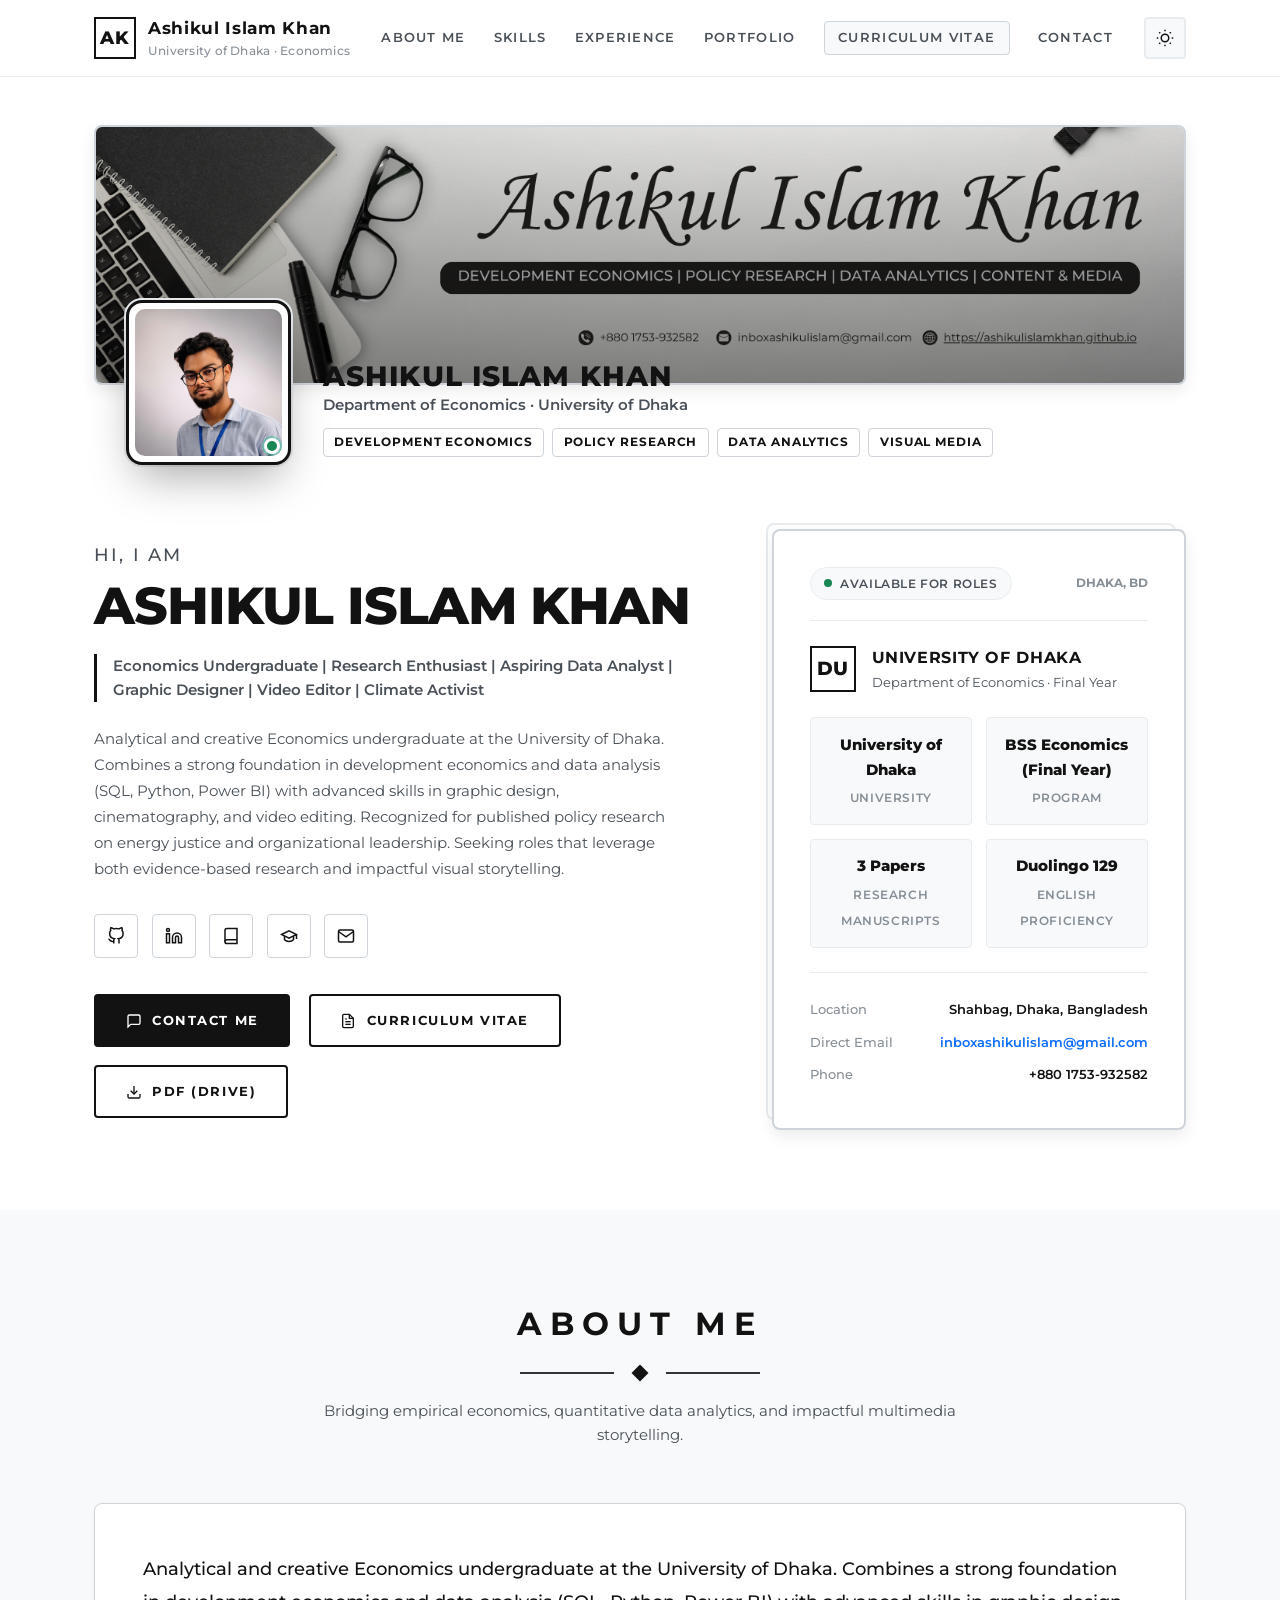
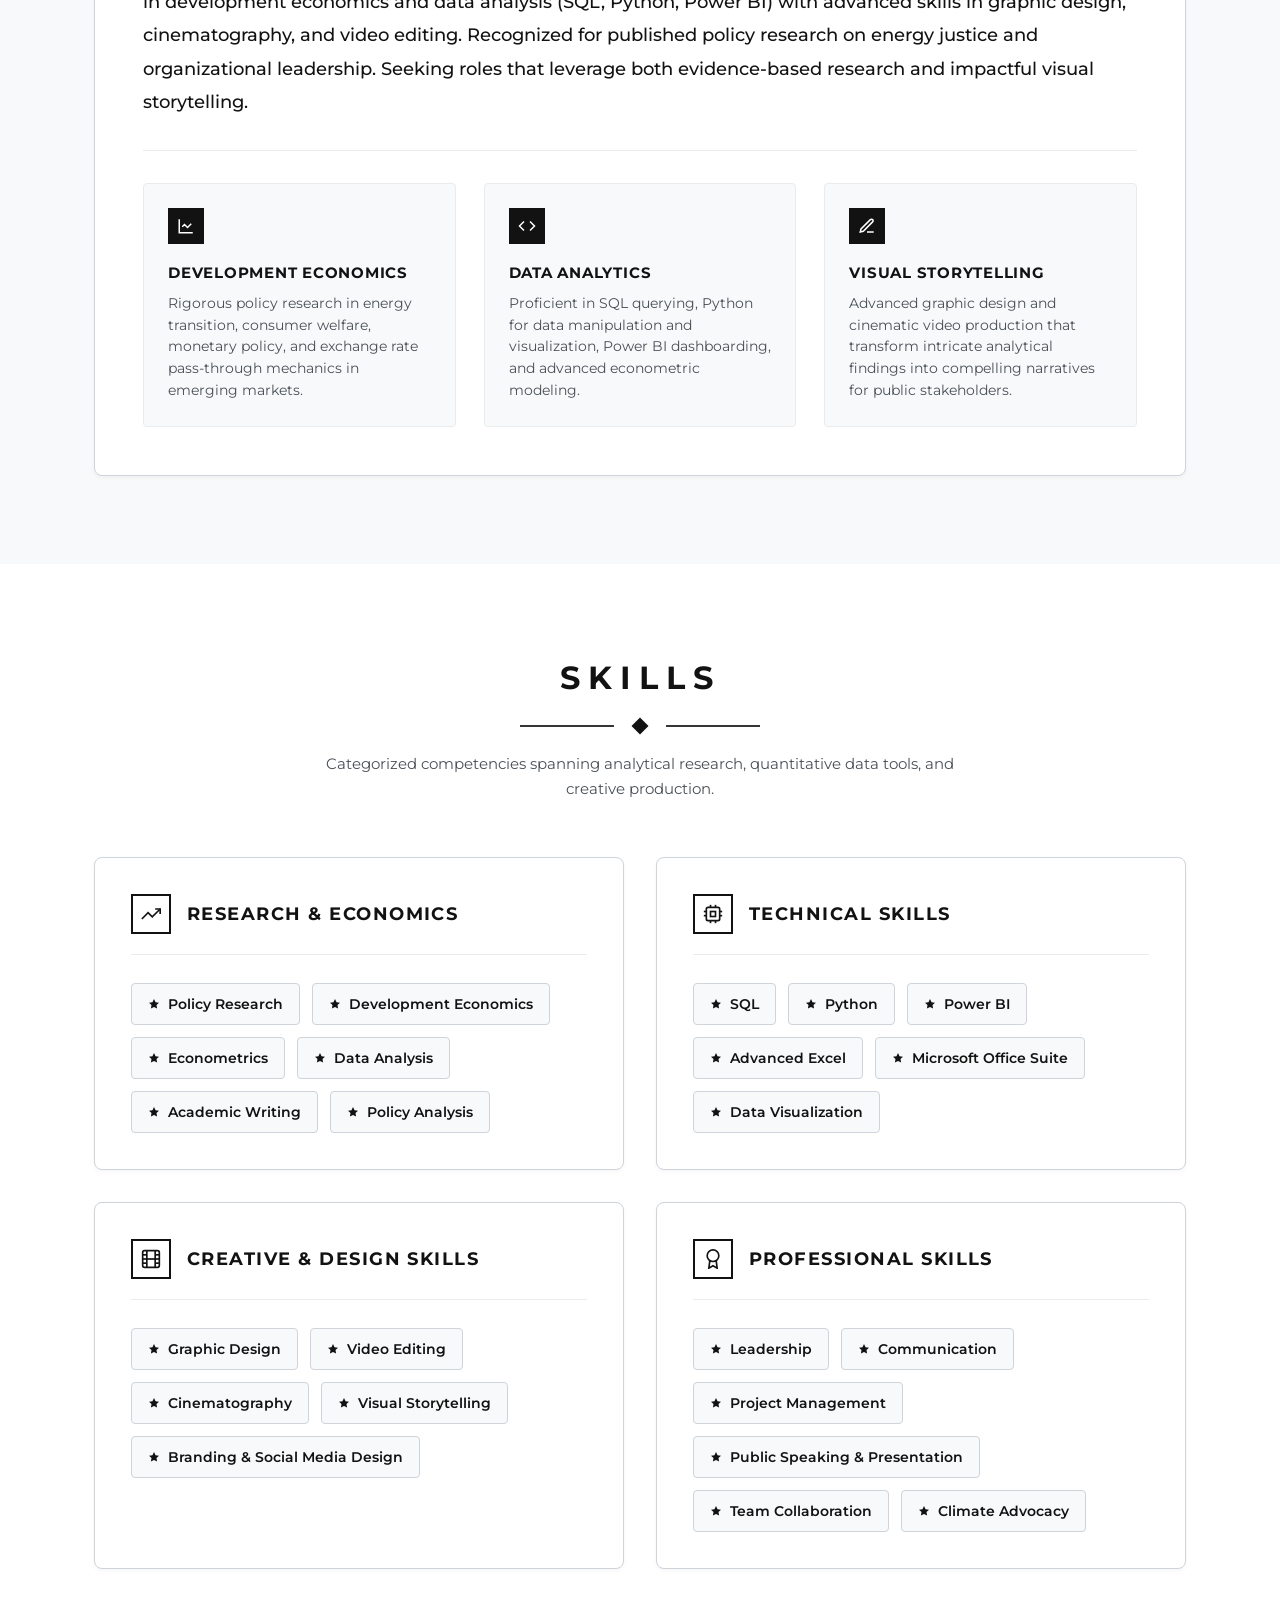
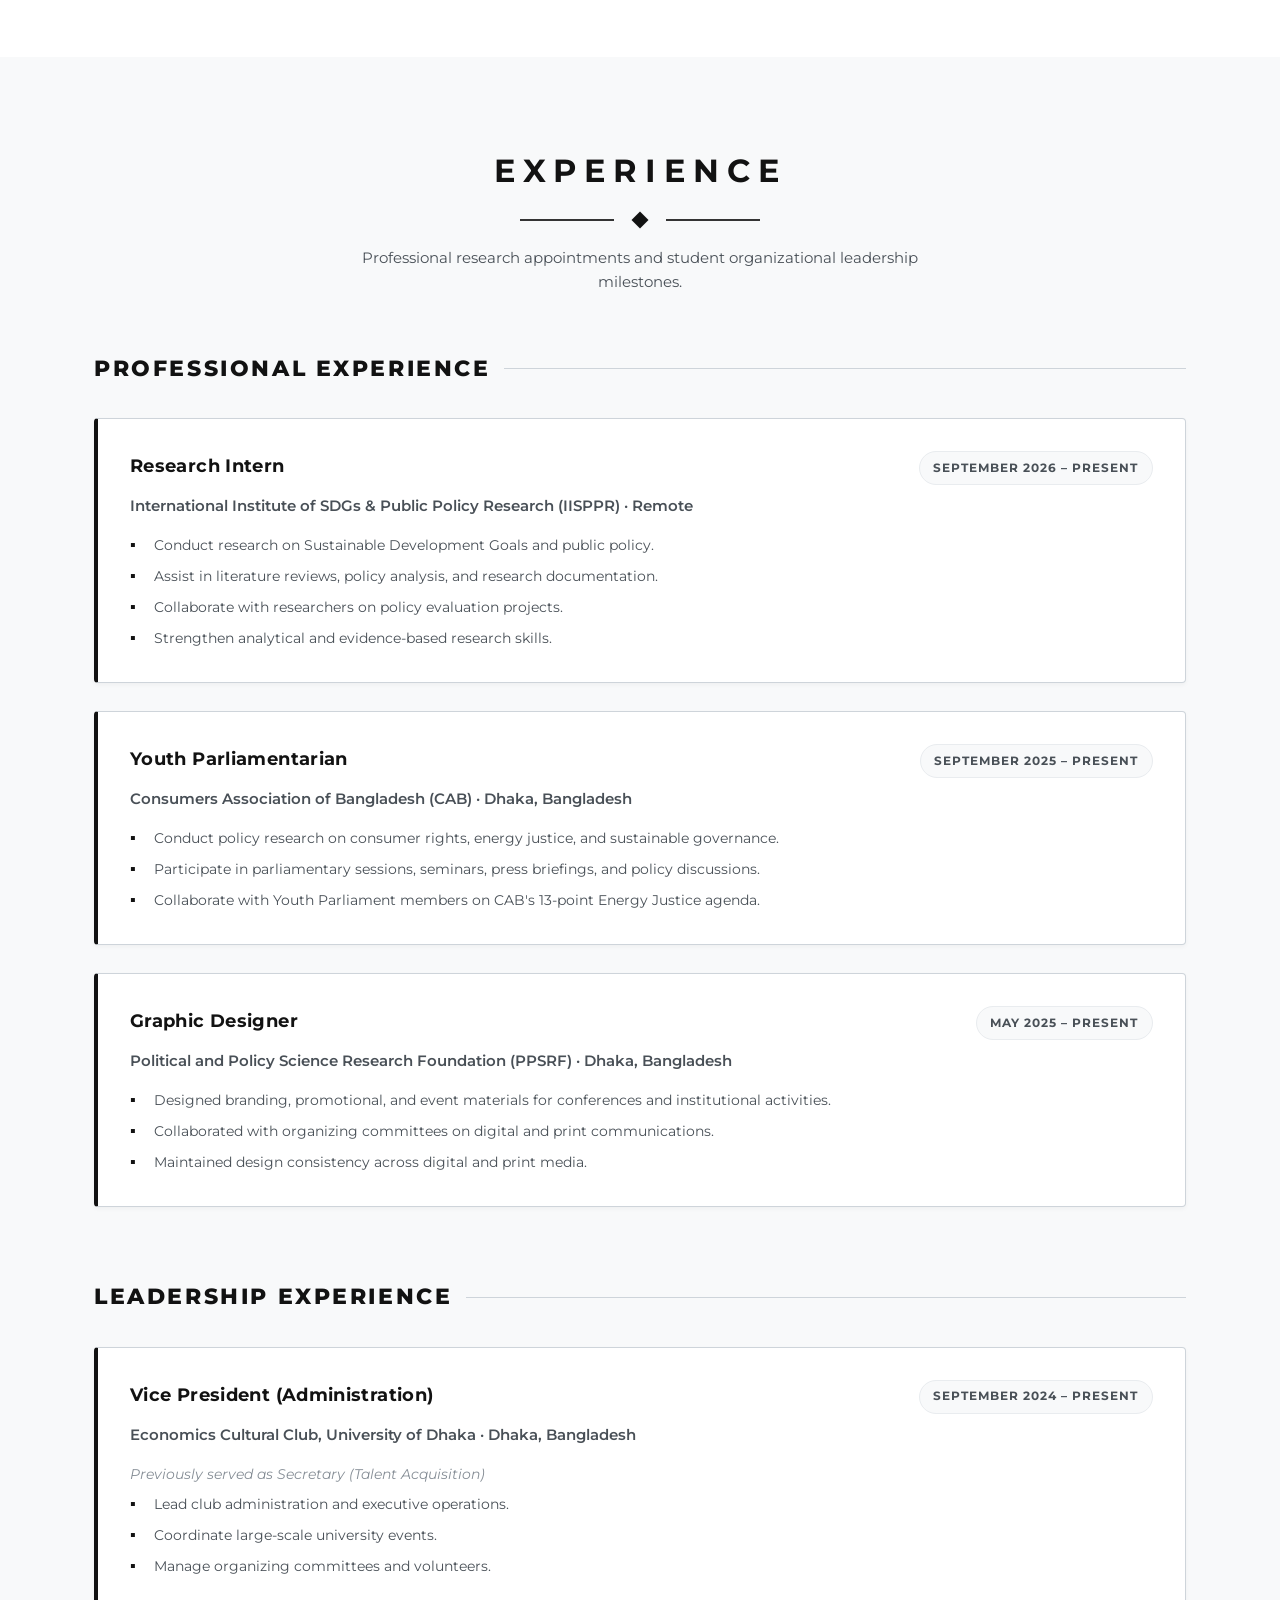
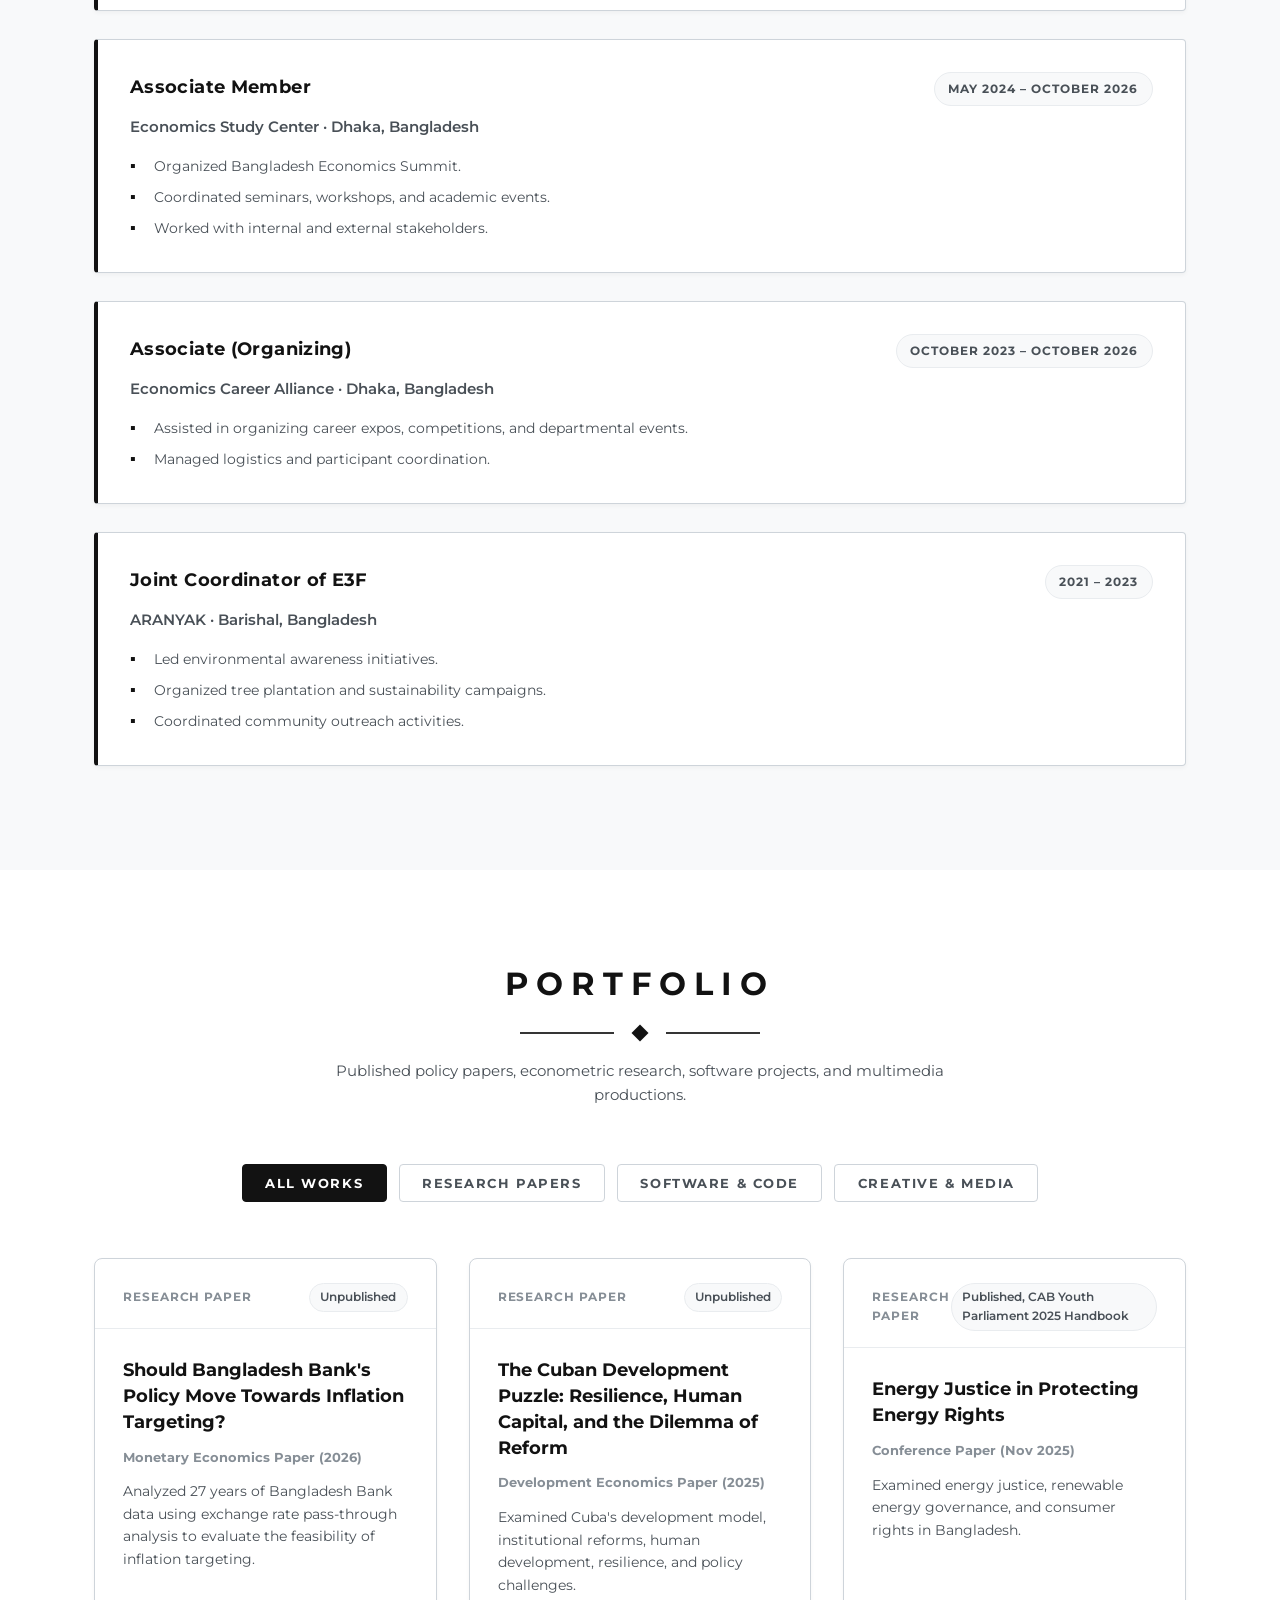
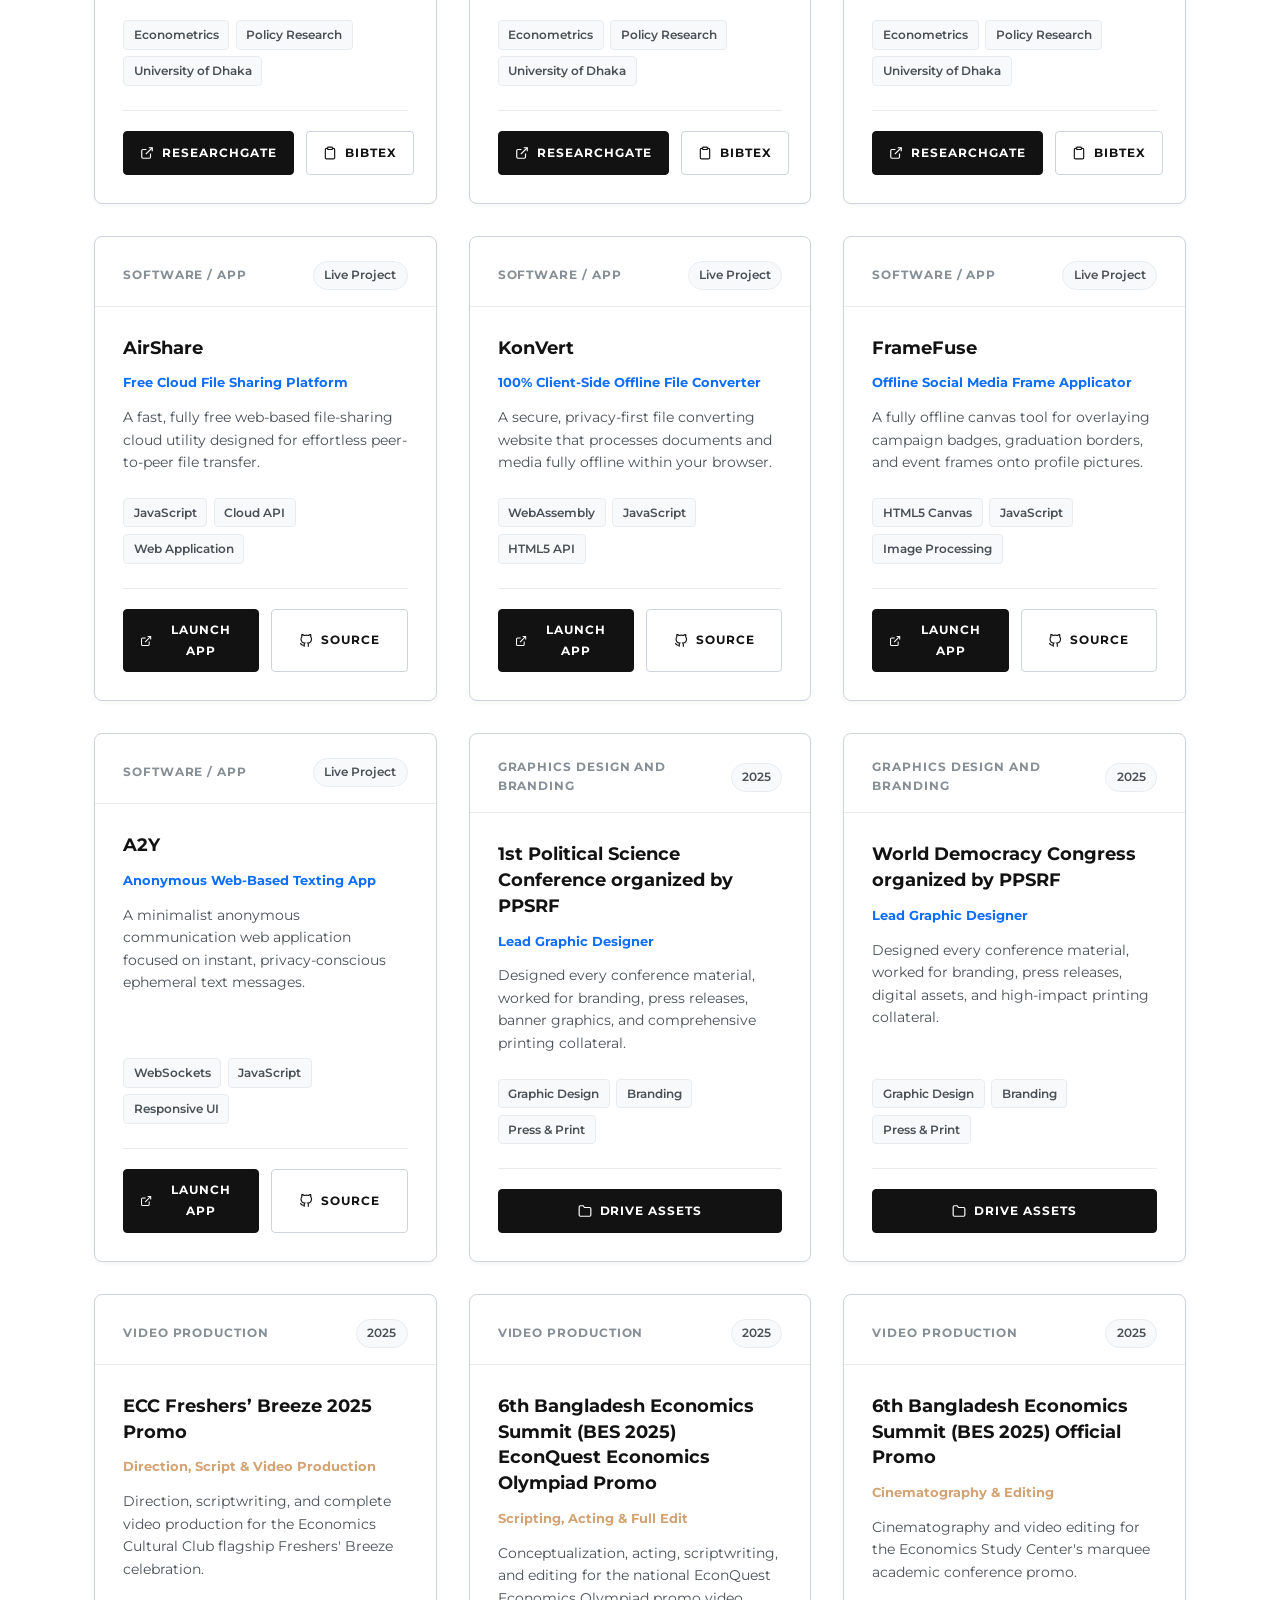
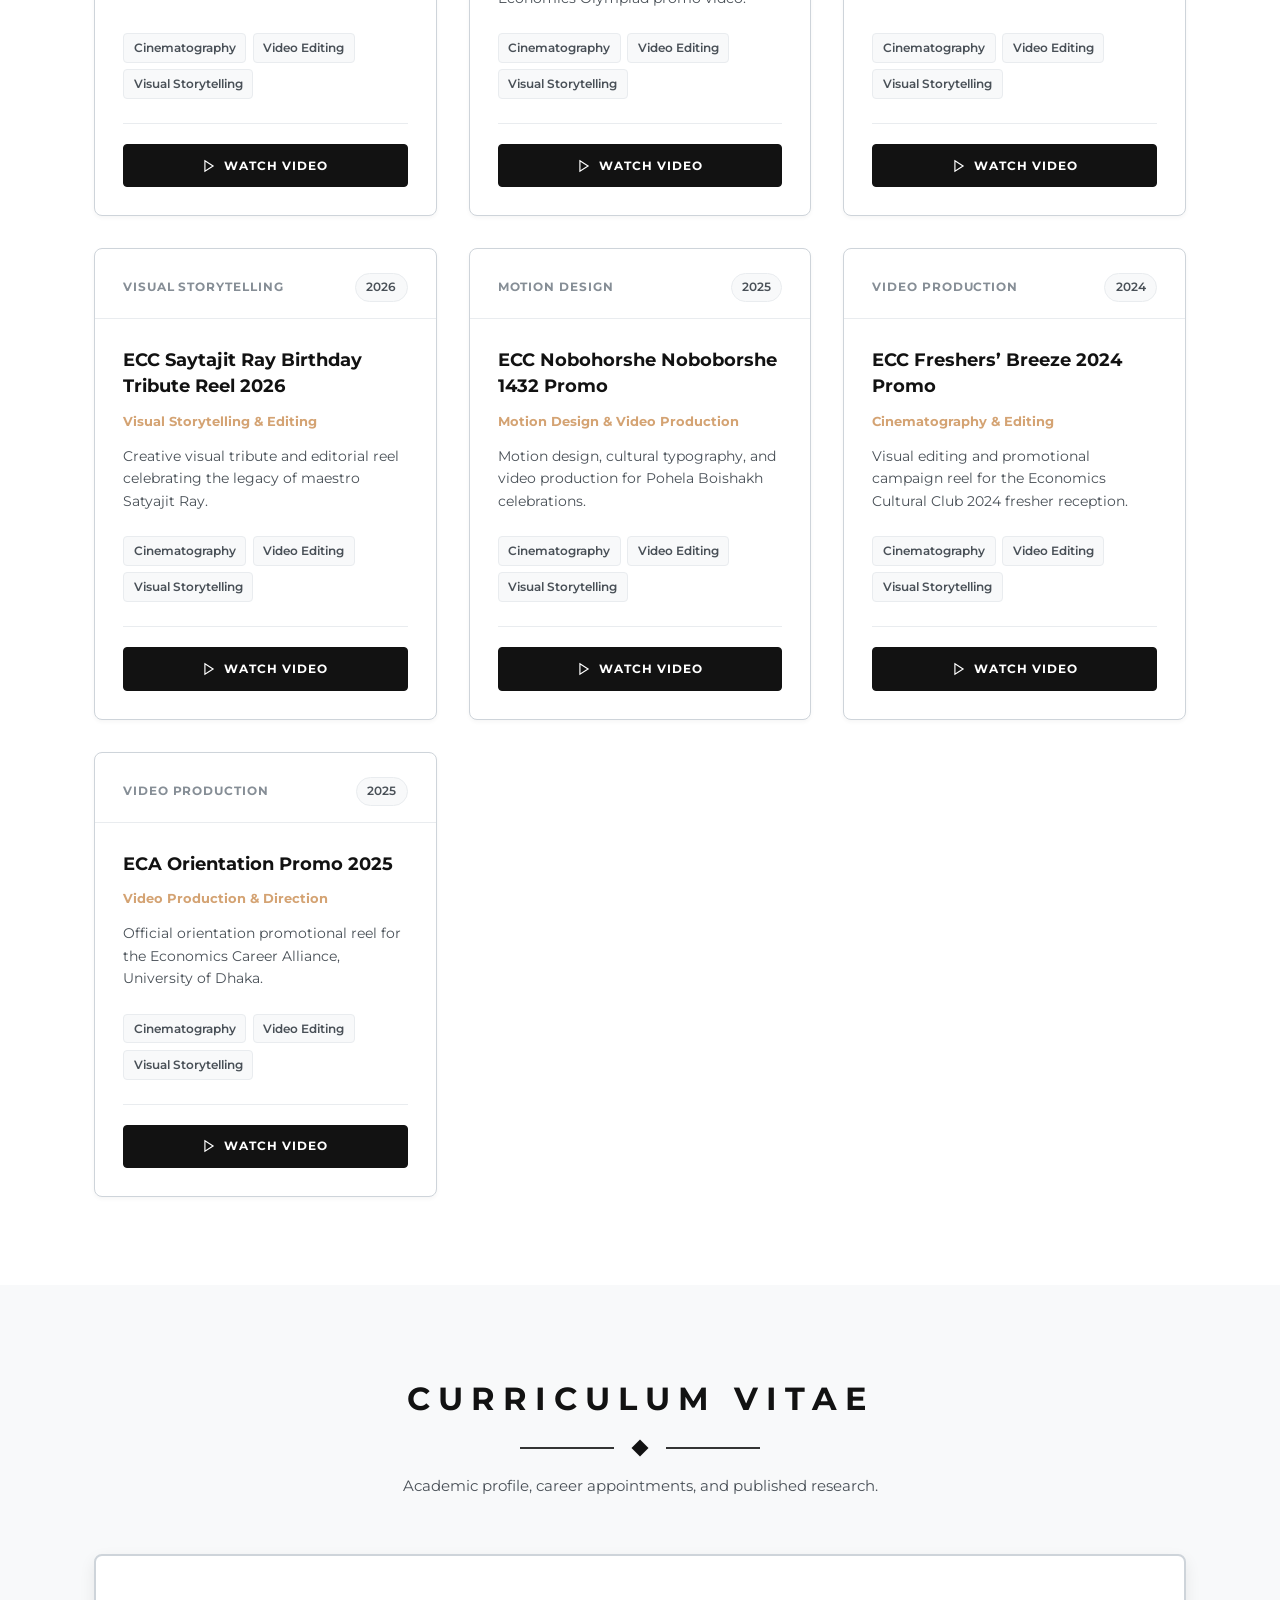
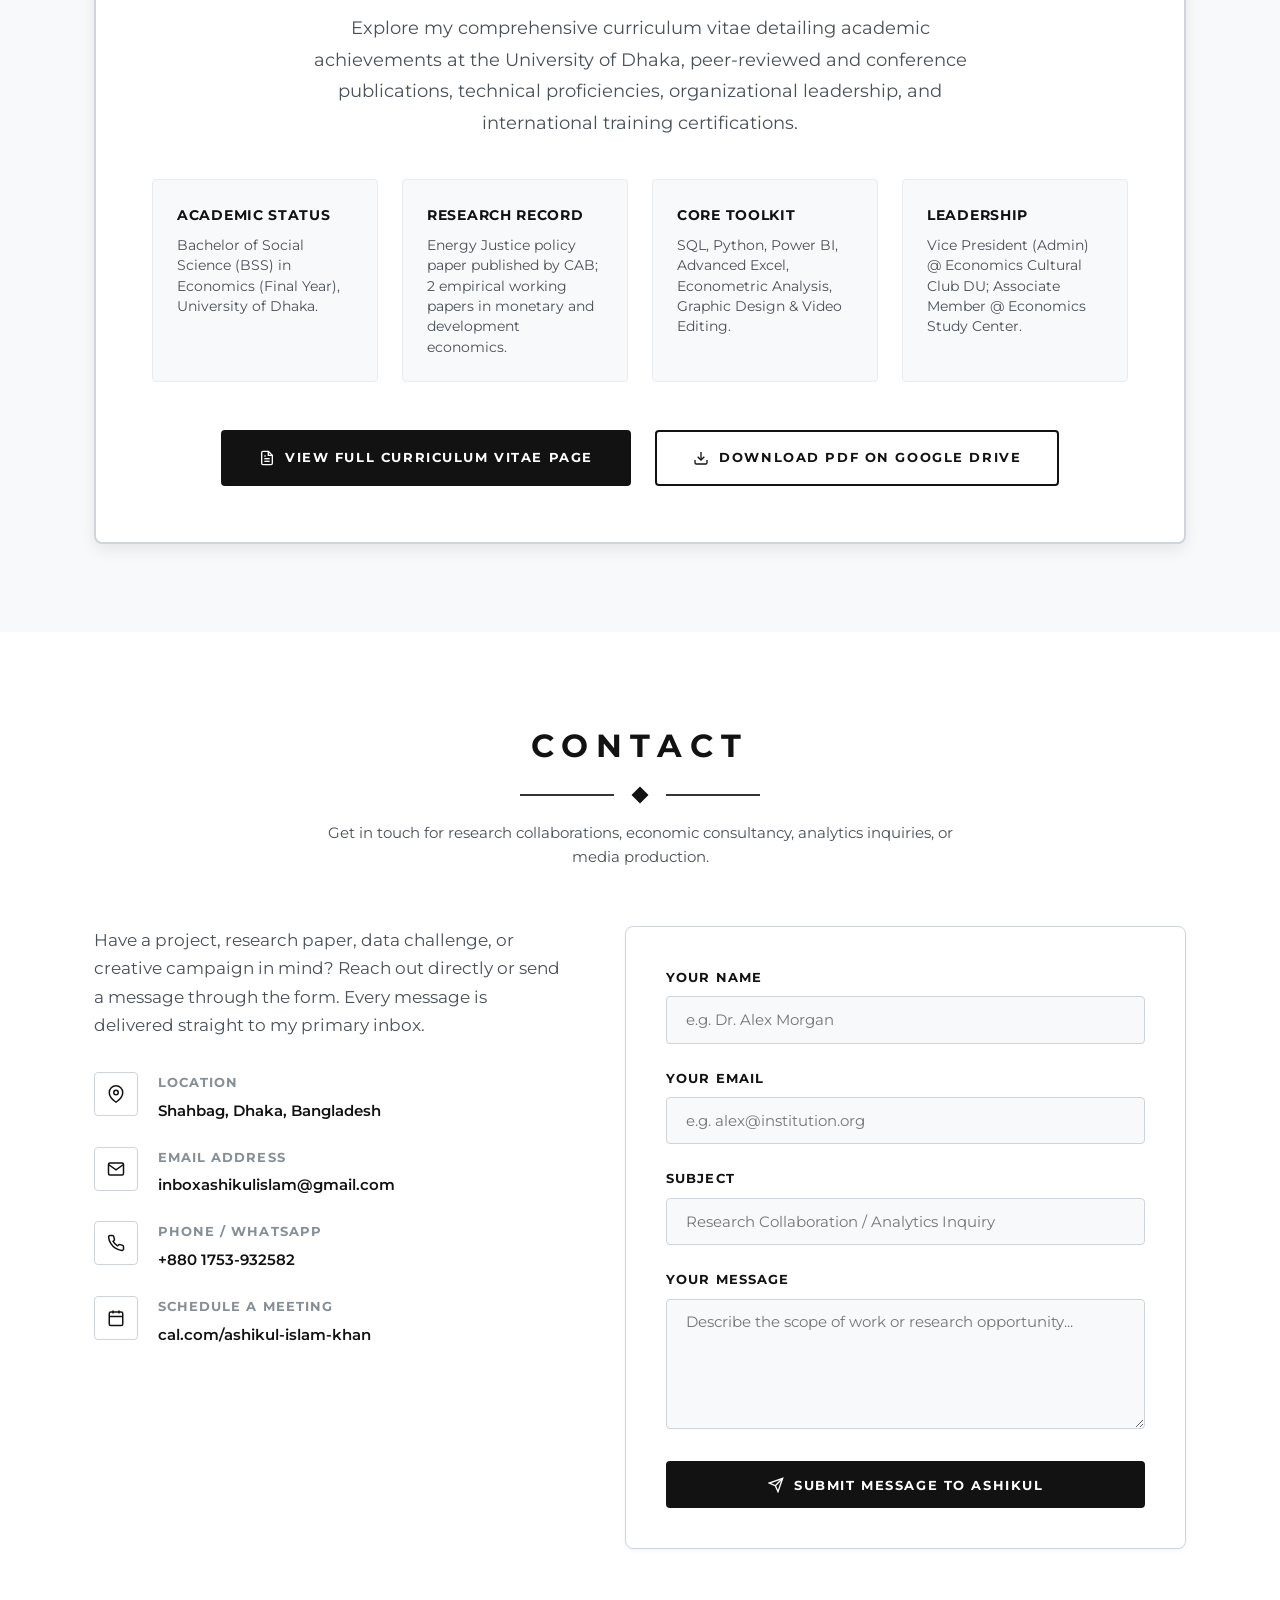
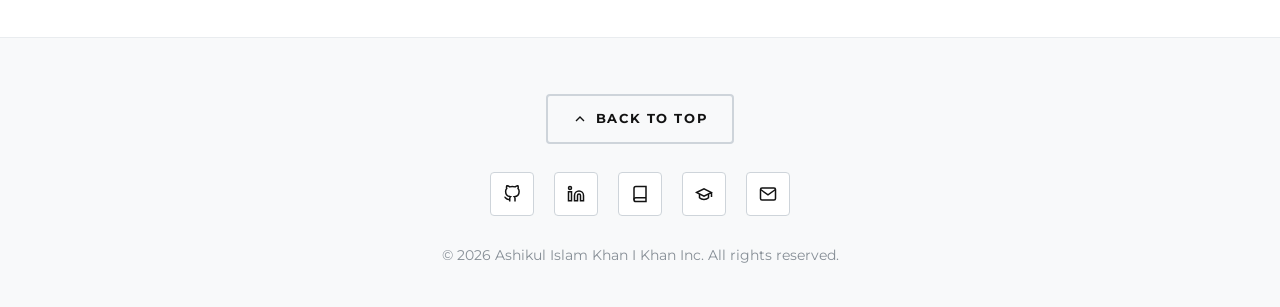
<file: index.html>
<!DOCTYPE html>
<html lang="en" data-theme="light">
<head>
  <meta charset="UTF-8">
  <meta name="viewport" content="width=device-width, initial-scale=1.0">
  <title>Ashikul Islam Khan | Portfolio & Curriculum Vitae</title>
  <meta name="description" content="Portfolio of Ashikul Islam Khan — Economics Undergraduate at University of Dhaka, Policy Research Enthusiast, Aspiring Data Analyst, Graphic Designer, Video Editor, Climate Activist.">
  
  <!-- Tomasz Gajda Signature Fonts: Montserrat & Inter -->
  <link rel="preconnect" href="https://fonts.googleapis.com">
  <link rel="preconnect" href="https://fonts.gstatic.com" crossorigin>
  <link href="https://fonts.googleapis.com/css2?family=Montserrat:wght@300;400;500;600;700;800&family=Inter:wght@400;500;600;700&family=JetBrains+Mono:wght@400;500;600&display=swap" rel="stylesheet">
  
  <link rel="stylesheet" href="styles.css">
</head>
<body>

  <!-- =========================================================================
       Navigation Header (Tomasz Gajda Minimalist Layout)
       ========================================================================= -->
  <header class="site-header">
    <div class="container nav-container">
      <a href="#hero" class="nav-brand">
        <div class="brand-monogram">AK</div>
        <div class="brand-text">
          <span class="brand-title" id="navBrandName">Ashikul Islam Khan</span>
          <span class="brand-subtitle">University of Dhaka · Economics</span>
        </div>
      </a>

      <!-- Desktop Nav Menu -->
      <nav class="nav-menu" id="navMenu">
        <a href="#about" class="nav-link">About me</a>
        <a href="#skills" class="nav-link">Skills</a>
        <a href="#experience" class="nav-link">Experience</a>
        <a href="#portfolio" class="nav-link">Portfolio</a>
        <a href="cv.html" class="nav-link nav-link-badge">Curriculum Vitae</a>
        <a href="#contact" class="nav-link">Contact</a>
      </nav>

      <!-- Nav Actions: Theme Switcher on Top Right -->
      <div class="nav-actions">
        <button class="theme-switch-btn" id="themeToggleBtn" onclick="toggleThemeMode()" title="Switch Light / Dark Theme" aria-label="Toggle Theme">
          <svg id="themeIcon" width="18" height="18" viewBox="0 0 24 24" fill="none" stroke="currentColor" stroke-width="2">
            <circle cx="12" cy="12" r="5"></circle>
            <line x1="12" y1="1" x2="12" y2="3"></line>
            <line x1="12" y1="21" x2="12" y2="23"></line>
            <line x1="4.22" y1="4.22" x2="5.64" y2="5.64"></line>
            <line x1="18.36" y1="18.36" x2="19.78" y2="19.78"></line>
            <line x1="1" y1="12" x2="3" y2="12"></line>
            <line x1="21" y1="12" x2="23" y2="12"></line>
            <line x1="4.22" y1="19.78" x2="5.64" y2="18.36"></line>
            <line x1="18.36" y1="5.64" x2="19.78" y2="4.22"></line>
          </svg>
        </button>

        <!-- Mobile Nav Hamburger -->
        <button class="mobile-nav-toggle" id="mobileNavToggle" onclick="toggleMobileNav()" aria-label="Open Navigation Menu">
          <span></span>
          <span></span>
          <span></span>
        </button>
      </div>
    </div>
  </header>

  <!-- =========================================================================
       Hero Section with Depth Effect Photo & Cover Showcase
       ========================================================================= -->
  <main>
    <section class="section hero-section" id="hero">
      <div class="container">
        
        <!-- Depth Effect Header: Wide Cover Banner with Overlapping Profile Avatar -->
        <div class="hero-depth-container">
          <div class="hero-cover-wrap">
            <img src="https://lh3.googleusercontent.com/d/1Dk0RN3GHEtjhmo3mSIWDaxehFmhE5TpN" alt="Ashikul Islam Khan Cover Banner" class="hero-cover-img" onerror="this.onerror=null; this.src='images/cover.jpg';" />
            <div class="hero-cover-overlay"></div>
          </div>
          
          <div class="hero-avatar-depth-wrap">
            <div class="hero-avatar-frame">
              <img src="https://lh3.googleusercontent.com/d/1Z7pPWIxV9gye9s76BSakGmEKOqz_btL1" alt="Ashikul Islam Khan" class="hero-avatar-img" onerror="this.onerror=null; this.src='images/profile.jpg';" />
              <span class="avatar-status-dot" title="Available for Roles"></span>
            </div>
            <div class="hero-avatar-meta">
              <h2 class="hero-avatar-name">Ashikul Islam Khan</h2>
              <div class="hero-avatar-dept">Department of Economics · University of Dhaka</div>
              <div class="hero-avatar-pills">
                <span class="hero-meta-pill">Development Economics</span>
                <span class="hero-meta-pill">Policy Research</span>
                <span class="hero-meta-pill">Data Analytics</span>
                <span class="hero-meta-pill">Visual Media</span>
              </div>
            </div>
          </div>
        </div>

        <!-- Main Hero Details Grid -->
        <div class="hero-grid">
          <!-- Left Hero Content -->
          <div class="hero-content">
            <span class="hero-greeting">Hi, I am</span>
            <h1 class="hero-name" id="heroFullName">Ashikul Islam Khan</h1>
            
            <div class="hero-tagline" id="heroTagline">
              Economics Undergraduate | Research Enthusiast | Aspiring Data Analyst | Graphic Designer | Video Editor | Climate Activist
            </div>

            <p class="hero-bio" id="heroBio">
              Analytical and creative Economics undergraduate at the University of Dhaka. Combines a strong foundation in development economics and data analysis (SQL, Python, Power BI) with advanced skills in graphic design, cinematography, and video editing. Recognized for published policy research on energy justice and organizational leadership. Seeking roles that leverage both evidence-based research and impactful visual storytelling.
            </p>

            <!-- Quick Social Links Bar -->
            <div class="hero-socials">
              <a href="https://github.com/ashikulislamkhan" target="_blank" rel="noopener" class="social-icon-btn" title="GitHub Profile">
                <svg viewBox="0 0 24 24" fill="none" stroke="currentColor" stroke-width="2"><path d="M9 19c-5 1.5-5-2.5-7-3m14 6v-3.87a3.37 3.37 0 0 0-.94-2.61c3.14-.35 6.44-1.54 6.44-7A5.44 5.44 0 0 0 20 4.77 5.07 5.07 0 0 0 19.91 1S18.73.65 16 2.48a13.38 13.38 0 0 0-7 0C6.27.65 5.09 1 5.09 1A5.07 5.07 0 0 0 5 4.77a5.44 5.44 0 0 0-1.5 3.78c0 5.42 3.3 6.61 6.44 7A3.37 3.37 0 0 0 9 18.13V22"></path></svg>
              </a>
              <a href="https://linkedin.com/in/ashikul-islam-khan" target="_blank" rel="noopener" class="social-icon-btn" title="LinkedIn Profile">
                <svg viewBox="0 0 24 24" fill="none" stroke="currentColor" stroke-width="2"><path d="M16 8a6 6 0 0 1 6 6v7h-4v-7a2 2 0 0 0-2-2 2 2 0 0 0-2 2v7h-4v-7a6 6 0 0 1 6-6z"></path><rect x="2" y="9" width="4" height="12"></rect><circle cx="4" cy="4" r="2"></circle></svg>
              </a>
              <a href="https://www.researchgate.net/profile/Ashikul-Islam-Khan" target="_blank" rel="noopener" class="social-icon-btn" title="ResearchGate Publications">
                <svg viewBox="0 0 24 24" fill="none" stroke="currentColor" stroke-width="2"><path d="M4 19.5A2.5 2.5 0 0 1 6.5 17H20"></path><path d="M6.5 2H20v20H6.5A2.5 2.5 0 0 1 4 19.5v-15A2.5 2.5 0 0 1 6.5 2z"></path></svg>
              </a>
              <a href="https://scholar.google.com/citations?hl=en&authuser=3&user=39HR9nwAAAAJ" target="_blank" rel="noopener" class="social-icon-btn" title="Google Scholar">
                <svg viewBox="0 0 24 24" fill="none" stroke="currentColor" stroke-width="2"><path d="M22 10v6M2 10l10-5 10 5-10 5z"></path><path d="M6 12v5c3 3 9 3 12 0v-5"></path></svg>
              </a>
              <a href="mailto:inboxashikulislam@gmail.com" class="social-icon-btn" title="Send Email">
                <svg viewBox="0 0 24 24" fill="none" stroke="currentColor" stroke-width="2"><path d="M4 4h16c1.1 0 2 .9 2 2v12c0 1.1-.9 2-2 2H4c-1.1 0-2-.9-2-2V6c0-1.1.9-2 2-2z"></path><polyline points="22,6 12,13 2,6"></polyline></svg>
              </a>
            </div>

            <!-- Hero Action Buttons -->
            <div class="hero-buttons">
              <a href="#contact" class="tg-btn tg-btn-primary">
                <svg viewBox="0 0 24 24" fill="none" stroke="currentColor" stroke-width="2"><path d="M21 15a2 2 0 0 1-2 2H7l-4 4V5a2 2 0 0 1 2-2h14a2 2 0 0 1 2 2z"></path></svg>
                <span>Contact me</span>
              </a>
              <a href="cv.html" class="tg-btn tg-btn-outline" title="Open Curriculum Vitae Subpage">
                <svg viewBox="0 0 24 24" fill="none" stroke="currentColor" stroke-width="2"><path d="M14 2H6a2 2 0 0 0-2 2v16a2 2 0 0 0 2 2h12a2 2 0 0 0 2-2V8z"></path><polyline points="14 2 14 8 20 8"></polyline><line x1="16" y1="13" x2="8" y2="13"></line><line x1="16" y1="17" x2="8" y2="17"></line><polyline points="10 9 9 9 8 9"></polyline></svg>
                <span>Curriculum Vitae</span>
              </a>
              <a href="https://drive.google.com/drive/folders/1A0wxWFheME4iqwdDmXPXaLomrhGNUptt?usp=drive_link" target="_blank" rel="noopener" class="tg-btn tg-btn-outline" title="Download Official PDF Resume">
                <svg viewBox="0 0 24 24" fill="none" stroke="currentColor" stroke-width="2"><path d="M21 15v4a2 2 0 0 1-2 2H5a2 2 0 0 1-2-2v-4"></path><polyline points="7 10 12 15 17 10"></polyline><line x1="12" y1="15" x2="12" y2="3"></line></svg>
                <span>PDF (Drive)</span>
              </a>
            </div>
          </div>

          <!-- Right Hero Visual / Profile Statistics Card -->
          <div class="hero-visual">
            <div class="profile-card">
              <div class="profile-badge-row">
                <div class="status-pill">
                  <span class="pulse-indicator"></span>
                  <span>Available for Roles</span>
                </div>
                <span style="font-size: 0.78rem; font-weight: 700; color: var(--text-muted); text-transform: uppercase;">Dhaka, BD</span>
              </div>

              <div class="affiliation-box">
                <div class="du-seal-icon">DU</div>
                <div class="affiliation-details">
                  <h4>University of Dhaka</h4>
                  <p>Department of Economics · Final Year</p>
                </div>
              </div>

              <div class="profile-stats-grid" id="heroStatsGrid">
                <div class="stat-item">
                  <span class="stat-number">University of Dhaka</span>
                  <span class="stat-label">Institution</span>
                </div>
                <div class="stat-item">
                  <span class="stat-number">Final Year</span>
                  <span class="stat-label">BSS Economics</span>
                </div>
                <div class="stat-item">
                  <span class="stat-number">3 Papers</span>
                  <span class="stat-label">Policy Research</span>
                </div>
                <div class="stat-item">
                  <span class="stat-number">Score: 129</span>
                  <span class="stat-label">Duolingo English</span>
                </div>
              </div>

              <div class="profile-contact-quick">
                <div class="quick-row">
                  <span class="quick-label">Location</span>
                  <span class="quick-val">Shahbag, Dhaka, Bangladesh</span>
                </div>
                <div class="quick-row">
                  <span class="quick-label">Direct Email</span>
                  <a href="mailto:inboxashikulislam@gmail.com" class="quick-val" style="color: var(--accent-electric);">inboxashikulislam@gmail.com</a>
                </div>
                <div class="quick-row">
                  <span class="quick-label">Phone</span>
                  <a href="tel:+8801753932582" class="quick-val">+880 1753-932582</a>
                </div>
              </div>
            </div>
          </div>
        </div>
      </div>
    </section>

    <!-- =========================================================================
         About Me Section
         ========================================================================= -->
    <section class="section section-alt" id="about">
      <div class="container">
        <div class="tg-section-header">
          <h2 class="tg-section-title">About Me</h2>
          <div class="tg-divider">
            <span class="tg-divider-line"></span>
            <span class="tg-divider-diamond"></span>
            <span class="tg-divider-line"></span>
          </div>
          <p class="tg-section-subtitle">Bridging empirical economics, quantitative data analytics, and impactful multimedia storytelling.</p>
        </div>

        <div class="about-card">
          <p class="about-lead">
            Analytical and creative Economics undergraduate at the University of Dhaka. Combines a strong foundation in development economics and data analysis (SQL, Python, Power BI) with advanced skills in graphic design, cinematography, and video editing. Recognized for published policy research on energy justice and organizational leadership. Seeking roles that leverage both evidence-based research and impactful visual storytelling.
          </p>

          <div class="about-features-grid">
            <div class="about-feat-box">
              <div class="about-feat-icon">
                <svg viewBox="0 0 24 24" fill="none" stroke="currentColor" stroke-width="2"><path d="M3 3v18h18"></path><path d="m19 9-5 5-4-4-3 3"></path></svg>
              </div>
              <h4>Development Economics</h4>
              <p>Rigorous policy research in energy transition, consumer welfare, monetary policy, and exchange rate pass-through mechanics in emerging markets.</p>
            </div>

            <div class="about-feat-box">
              <div class="about-feat-icon">
                <svg viewBox="0 0 24 24" fill="none" stroke="currentColor" stroke-width="2"><polyline points="16 18 22 12 16 6"></polyline><polyline points="8 6 2 12 8 18"></polyline></svg>
              </div>
              <h4>Data Analytics</h4>
              <p>Proficient in SQL querying, Python for data manipulation and visualization, Power BI dashboarding, and advanced econometric modeling.</p>
            </div>

            <div class="about-feat-box">
              <div class="about-feat-icon">
                <svg viewBox="0 0 24 24" fill="none" stroke="currentColor" stroke-width="2"><path d="M12 20h9"></path><path d="M16.5 3.5a2.121 2.121 0 0 1 3 3L7 19l-4 1 1-4L16.5 3.5z"></path></svg>
              </div>
              <h4>Visual Storytelling</h4>
              <p>Advanced graphic design and cinematic video production that transform intricate analytical findings into compelling narratives for public stakeholders.</p>
            </div>
          </div>
        </div>
      </div>
    </section>

    <!-- =========================================================================
         Skills Section (Core Competencies in Tomasz Gajda Grid)
         ========================================================================= -->
    <section class="section" id="skills">
      <div class="container">
        <div class="tg-section-header">
          <h2 class="tg-section-title">Skills</h2>
          <div class="tg-divider">
            <span class="tg-divider-line"></span>
            <span class="tg-divider-diamond"></span>
            <span class="tg-divider-line"></span>
          </div>
          <p class="tg-section-subtitle">Categorized competencies spanning analytical research, quantitative data tools, and creative production.</p>
        </div>

        <div class="skills-grid" id="competenciesContainer">
          <!-- Rendered dynamically by app.js -->
        </div>
      </div>
    </section>

    <!-- =========================================================================
         Experience & Leadership Section
         ========================================================================= -->
    <section class="section section-alt" id="experience">
      <div class="container">
        <div class="tg-section-header">
          <h2 class="tg-section-title">Experience</h2>
          <div class="tg-divider">
            <span class="tg-divider-line"></span>
            <span class="tg-divider-diamond"></span>
            <span class="tg-divider-line"></span>
          </div>
          <p class="tg-section-subtitle">Professional research appointments and student organizational leadership milestones.</p>
        </div>

        <div class="experience-layout">
          <!-- 1. Professional Experience -->
          <div class="exp-category-block">
            <h3 class="exp-category-heading">Professional Experience</h3>
            <div class="timeline-cards" id="workplacesContainer">
              <!-- Rendered dynamically by app.js -->
            </div>
          </div>

          <!-- 2. Leadership Experience -->
          <div class="exp-category-block">
            <h3 class="exp-category-heading">Leadership Experience</h3>
            <div class="timeline-cards" id="leadershipContainer">
              <!-- Rendered dynamically by app.js -->
            </div>
          </div>
        </div>
      </div>
    </section>

    <!-- =========================================================================
         Portfolio Section (Recent Work, Research Papers, Apps & Media)
         ========================================================================= -->
    <section class="section" id="portfolio">
      <div class="container">
        <div class="tg-section-header">
          <h2 class="tg-section-title">Portfolio</h2>
          <div class="tg-divider">
            <span class="tg-divider-line"></span>
            <span class="tg-divider-diamond"></span>
            <span class="tg-divider-line"></span>
          </div>
          <p class="tg-section-subtitle">Published policy papers, econometric research, software projects, and multimedia productions.</p>
        </div>

        <!-- Filter Buttons -->
        <div class="portfolio-filters">
          <button class="filter-btn active" onclick="filterPortfolio('all')">All Works</button>
          <button class="filter-btn" onclick="filterPortfolio('research')">Research Papers</button>
          <button class="filter-btn" onclick="filterPortfolio('projects')">Software & Code</button>
          <button class="filter-btn" onclick="filterPortfolio('media')">Creative & Media</button>
        </div>

        <!-- Dynamic Grid -->
        <div class="portfolio-grid" id="portfolioGridContainer">
          <!-- Rendered dynamically by app.js -->
        </div>
      </div>
    </section>

    <!-- =========================================================================
         Curriculum Vitae Showcase Section (Links to Dedicated Subpage cv.html)
         ========================================================================= -->
    <section class="section section-alt" id="curriculum-vitae">
      <div class="container">
        <div class="tg-section-header">
          <h2 class="tg-section-title">Curriculum Vitae</h2>
          <div class="tg-divider">
            <span class="tg-divider-line"></span>
            <span class="tg-divider-diamond"></span>
            <span class="tg-divider-line"></span>
          </div>
          <p class="tg-section-subtitle">Academic profile, career appointments, and published research.</p>
        </div>

        <div class="cv-preview-card">
          <p class="cv-preview-lead">
            Explore my comprehensive curriculum vitae detailing academic achievements at the University of Dhaka, peer-reviewed and conference publications, technical proficiencies, organizational leadership, and international training certifications.
          </p>

          <div class="cv-preview-highlights">
            <div class="cv-highlight-box">
              <h4>Academic Status</h4>
              <p>Bachelor of Social Science (BSS) in Economics (Final Year), University of Dhaka.</p>
            </div>
            <div class="cv-highlight-box">
              <h4>Research Record</h4>
              <p>Energy Justice policy paper published by CAB; 2 empirical working papers in monetary and development economics.</p>
            </div>
            <div class="cv-highlight-box">
              <h4>Core Toolkit</h4>
              <p>SQL, Python, Power BI, Advanced Excel, Econometric Analysis, Graphic Design & Video Editing.</p>
            </div>
            <div class="cv-highlight-box">
              <h4>Leadership</h4>
              <p>Vice President (Admin) @ Economics Cultural Club DU; Associate Member @ Economics Study Center.</p>
            </div>
          </div>

          <div class="cv-preview-buttons">
            <a href="cv.html" class="tg-btn tg-btn-primary" style="padding: 0.95rem 2.25rem;">
              <svg viewBox="0 0 24 24" fill="none" stroke="currentColor" stroke-width="2"><path d="M14 2H6a2 2 0 0 0-2 2v16a2 2 0 0 0 2 2h12a2 2 0 0 0 2-2V8z"></path><polyline points="14 2 14 8 20 8"></polyline><line x1="16" y1="13" x2="8" y2="13"></line><line x1="16" y1="17" x2="8" y2="17"></line><polyline points="10 9 9 9 8 9"></polyline></svg>
              <span>View Full Curriculum Vitae Page</span>
            </a>
            <a href="https://drive.google.com/drive/folders/1A0wxWFheME4iqwdDmXPXaLomrhGNUptt?usp=drive_link" target="_blank" rel="noopener" class="tg-btn tg-btn-outline" style="padding: 0.95rem 2.25rem;">
              <svg viewBox="0 0 24 24" fill="none" stroke="currentColor" stroke-width="2"><path d="M21 15v4a2 2 0 0 1-2 2H5a2 2 0 0 1-2-2v-4"></path><polyline points="7 10 12 15 17 10"></polyline><line x1="12" y1="15" x2="12" y2="3"></line></svg>
              <span>Download PDF on Google Drive</span>
            </a>
          </div>
        </div>
      </div>
    </section>

    <!-- =========================================================================
         Contact Section (Direct Form with Real Email Delivery)
         ========================================================================= -->
    <section class="section" id="contact">
      <div class="container">
        <div class="tg-section-header">
          <h2 class="tg-section-title">Contact</h2>
          <div class="tg-divider">
            <span class="tg-divider-line"></span>
            <span class="tg-divider-diamond"></span>
            <span class="tg-divider-line"></span>
          </div>
          <p class="tg-section-subtitle">Get in touch for research collaborations, economic consultancy, analytics inquiries, or media production.</p>
        </div>

        <div class="contact-grid">
          <!-- Left Details Panel -->
          <div class="contact-info-panel">
            <p class="contact-lead">
              Have a project, research paper, data challenge, or creative campaign in mind? Reach out directly or send a message through the form. Every message is delivered straight to my primary inbox.
            </p>

            <div class="contact-details-list">
              <div class="contact-detail-row">
                <div class="contact-icon-box">
                  <svg viewBox="0 0 24 24" fill="none" stroke="currentColor" stroke-width="2"><path d="M21 10c0 7-9 13-9 13s-9-6-9-13a9 9 0 0 1 18 0z"></path><circle cx="12" cy="10" r="3"></circle></svg>
                </div>
                <div class="contact-row-text">
                  <h4>Location</h4>
                  <p>Shahbag, Dhaka, Bangladesh</p>
                </div>
              </div>

              <div class="contact-detail-row">
                <div class="contact-icon-box">
                  <svg viewBox="0 0 24 24" fill="none" stroke="currentColor" stroke-width="2"><path d="M4 4h16c1.1 0 2 .9 2 2v12c0 1.1-.9 2-2 2H4c-1.1 0-2-.9-2-2V6c0-1.1.9-2 2-2z"></path><polyline points="22,6 12,13 2,6"></polyline></svg>
                </div>
                <div class="contact-row-text">
                  <h4>Email Address</h4>
                  <p><a href="mailto:inboxashikulislam@gmail.com">inboxashikulislam@gmail.com</a></p>
                </div>
              </div>

              <div class="contact-detail-row">
                <div class="contact-icon-box">
                  <svg viewBox="0 0 24 24" fill="none" stroke="currentColor" stroke-width="2"><path d="M22 16.92v3a2 2 0 0 1-2.18 2 19.79 19.79 0 0 1-8.63-3.07 19.5 19.5 0 0 1-6-6 19.79 19.79 0 0 1-3.07-8.67A2 2 0 0 1 4.11 2h3a2 2 0 0 1 2 1.72 12.84 12.84 0 0 0 .7 2.81 2 2 0 0 1-.45 2.11L8.09 9.91a16 16 0 0 0 6 6l1.27-1.27a2 2 0 0 1 2.11-.45 12.84 12.84 0 0 0 2.81.7A2 2 0 0 1 22 16.92z"></path></svg>
                </div>
                <div class="contact-row-text">
                  <h4>Phone / WhatsApp</h4>
                  <p><a href="tel:+8801753932582">+880 1753-932582</a></p>
                </div>
              </div>

              <div class="contact-detail-row">
                <div class="contact-icon-box">
                  <svg viewBox="0 0 24 24" fill="none" stroke="currentColor" stroke-width="2"><rect x="3" y="4" width="18" height="18" rx="2" ry="2"></rect><line x1="16" y1="2" x2="16" y2="6"></line><line x1="8" y1="2" x2="8" y2="6"></line><line x1="3" y1="10" x2="21" y2="10"></line></svg>
                </div>
                <div class="contact-row-text">
                  <h4>Schedule a Meeting</h4>
                  <p><a href="http://cal.com/ashikul-islam-khan" target="_blank" rel="noopener">cal.com/ashikul-islam-khan</a></p>
                </div>
              </div>
            </div>
          </div>

          <!-- Right Contact Form with direct FormSubmit endpoint -->
          <form class="tg-contact-form" id="contactForm" onsubmit="handleContactSubmit(event)">
            <!-- FormSubmit direct inbox forwarding fields -->
            <input type="hidden" name="_subject" id="formSubmitSubject" value="New Portfolio Message for Ashikul Islam Khan">
            <input type="hidden" name="_captcha" value="false">
            <input type="hidden" name="_template" value="table">
            <input type="hidden" name="_autoresponse" value="Thank you for reaching out to Ashikul Islam Khan. I have received your message and will respond shortly.">

            <div class="form-group">
              <label for="senderName" class="form-label">Your Name</label>
              <input type="text" name="name" id="senderName" class="form-input" placeholder="e.g. Dr. Alex Morgan" required>
            </div>

            <div class="form-group">
              <label for="senderEmail" class="form-label">Your Email</label>
              <input type="email" name="email" id="senderEmail" class="form-input" placeholder="e.g. alex@institution.org" required>
            </div>

            <div class="form-group">
              <label for="msgSubject" class="form-label">Subject</label>
              <input type="text" name="subject" id="msgSubject" class="form-input" placeholder="Research Collaboration / Analytics Inquiry" required>
            </div>

            <div class="form-group">
              <label for="msgContent" class="form-label">Your Message</label>
              <textarea name="message" id="msgContent" class="form-textarea" placeholder="Describe the scope of work or research opportunity..." required></textarea>
            </div>

            <button type="submit" id="submitBtn" class="tg-btn tg-btn-primary" style="width: 100%;">
              <svg viewBox="0 0 24 24" fill="none" stroke="currentColor" stroke-width="2"><line x1="22" y1="2" x2="11" y2="13"></line><polygon points="22 2 15 22 11 13 2 9 22 2"></polygon></svg>
              <span id="submitBtnText">Submit Message to Ashikul</span>
            </button>
          </form>
        </div>
      </div>
    </section>
  </main>

  <!-- =========================================================================
       Footer
       ========================================================================= -->
  <footer class="site-footer">
    <div class="container footer-content">
      <a href="#hero" class="back-to-top-btn">
        <svg width="16" height="16" viewBox="0 0 24 24" fill="none" stroke="currentColor" stroke-width="2"><polyline points="18 15 12 9 6 15"></polyline></svg>
        <span>Back to Top</span>
      </a>

      <div class="footer-socials">
        <a href="https://github.com/ashikulislamkhan" target="_blank" rel="noopener" class="social-icon-btn" title="GitHub">
          <svg viewBox="0 0 24 24" fill="none" stroke="currentColor" stroke-width="2"><path d="M9 19c-5 1.5-5-2.5-7-3m14 6v-3.87a3.37 3.37 0 0 0-.94-2.61c3.14-.35 6.44-1.54 6.44-7A5.44 5.44 0 0 0 20 4.77 5.07 5.07 0 0 0 19.91 1S18.73.65 16 2.48a13.38 13.38 0 0 0-7 0C6.27.65 5.09 1 5.09 1A5.07 5.07 0 0 0 5 4.77a5.44 5.44 0 0 0-1.5 3.78c0 5.42 3.3 6.61 6.44 7A3.37 3.37 0 0 0 9 18.13V22"></path></svg>
        </a>
        <a href="https://linkedin.com/in/ashikul-islam-khan" target="_blank" rel="noopener" class="social-icon-btn" title="LinkedIn">
          <svg viewBox="0 0 24 24" fill="none" stroke="currentColor" stroke-width="2"><path d="M16 8a6 6 0 0 1 6 6v7h-4v-7a2 2 0 0 0-2-2 2 2 0 0 0-2 2v7h-4v-7a6 6 0 0 1 6-6z"></path><rect x="2" y="9" width="4" height="12"></rect><circle cx="4" cy="4" r="2"></circle></svg>
        </a>
        <a href="https://www.researchgate.net/profile/Ashikul-Islam-Khan" target="_blank" rel="noopener" class="social-icon-btn" title="ResearchGate">
          <svg viewBox="0 0 24 24" fill="none" stroke="currentColor" stroke-width="2"><path d="M4 19.5A2.5 2.5 0 0 1 6.5 17H20"></path><path d="M6.5 2H20v20H6.5A2.5 2.5 0 0 1 4 19.5v-15A2.5 2.5 0 0 1 6.5 2z"></path></svg>
        </a>
        <a href="https://scholar.google.com/citations?hl=en&authuser=3&user=39HR9nwAAAAJ" target="_blank" rel="noopener" class="social-icon-btn" title="Google Scholar">
          <svg viewBox="0 0 24 24" fill="none" stroke="currentColor" stroke-width="2"><path d="M22 10v6M2 10l10-5 10 5-10 5z"></path><path d="M6 12v5c3 3 9 3 12 0v-5"></path></svg>
        </a>
        <a href="mailto:inboxashikulislam@gmail.com" class="social-icon-btn" title="Email">
          <svg viewBox="0 0 24 24" fill="none" stroke="currentColor" stroke-width="2"><path d="M4 4h16c1.1 0 2 .9 2 2v12c0 1.1-.9 2-2 2H4c-1.1 0-2-.9-2-2V6c0-1.1.9-2 2-2z"></path><polyline points="22,6 12,13 2,6"></polyline></svg>
        </a>
      </div>

      <p class="footer-copy">
        © 2026 Ashikul Islam Khan I Khan Inc. All rights reserved.
      </p>
    </div>
  </footer>

  <!-- Toast Notification -->
  <div class="liquid-toast" id="liquidToast" role="alert" aria-live="polite">
    <svg width="18" height="18" viewBox="0 0 24 24" fill="none" stroke="currentColor" stroke-width="2"><polyline points="20 6 9 17 4 12"></polyline></svg>
    <span id="toastMessage">Action completed</span>
  </div>

  <!-- BibTeX Modal -->
  <div class="modal-overlay" id="bibtexModal" onclick="closeBibtexModal(event)">
    <div class="modal-dialog" onclick="event.stopPropagation()">
      <div class="modal-head">
        <h3 id="bibtexModalTitle">BibTeX Citation</h3>
        <span class="modal-close-btn" onclick="closeBibtexModal()">&times;</span>
      </div>
      <div class="modal-code-block" id="bibtexCodeBlock"></div>
      <div style="display: flex; justify-content: flex-end; gap: 1rem;">
        <button class="tg-btn tg-btn-outline" onclick="closeBibtexModal()">Close</button>
        <button class="tg-btn tg-btn-primary" onclick="copyBibtexFromModal()">
          <svg width="14" height="14" viewBox="0 0 24 24" fill="none" stroke="currentColor" stroke-width="2"><rect x="9" y="9" width="13" height="13" rx="2" ry="2"></rect><path d="M5 15H4a2 2 0 0 1-2-2V4a2 2 0 0 1 2-2h9a2 2 0 0 1 2 2v1"></path></svg>
          <span>Copy BibTeX</span>
        </button>
      </div>
    </div>
  </div>

  <!-- Data Store & Controller -->
  <script src="portfolio-data.js"></script>
  <script src="app.js"></script>
</body>
</html>
</file>
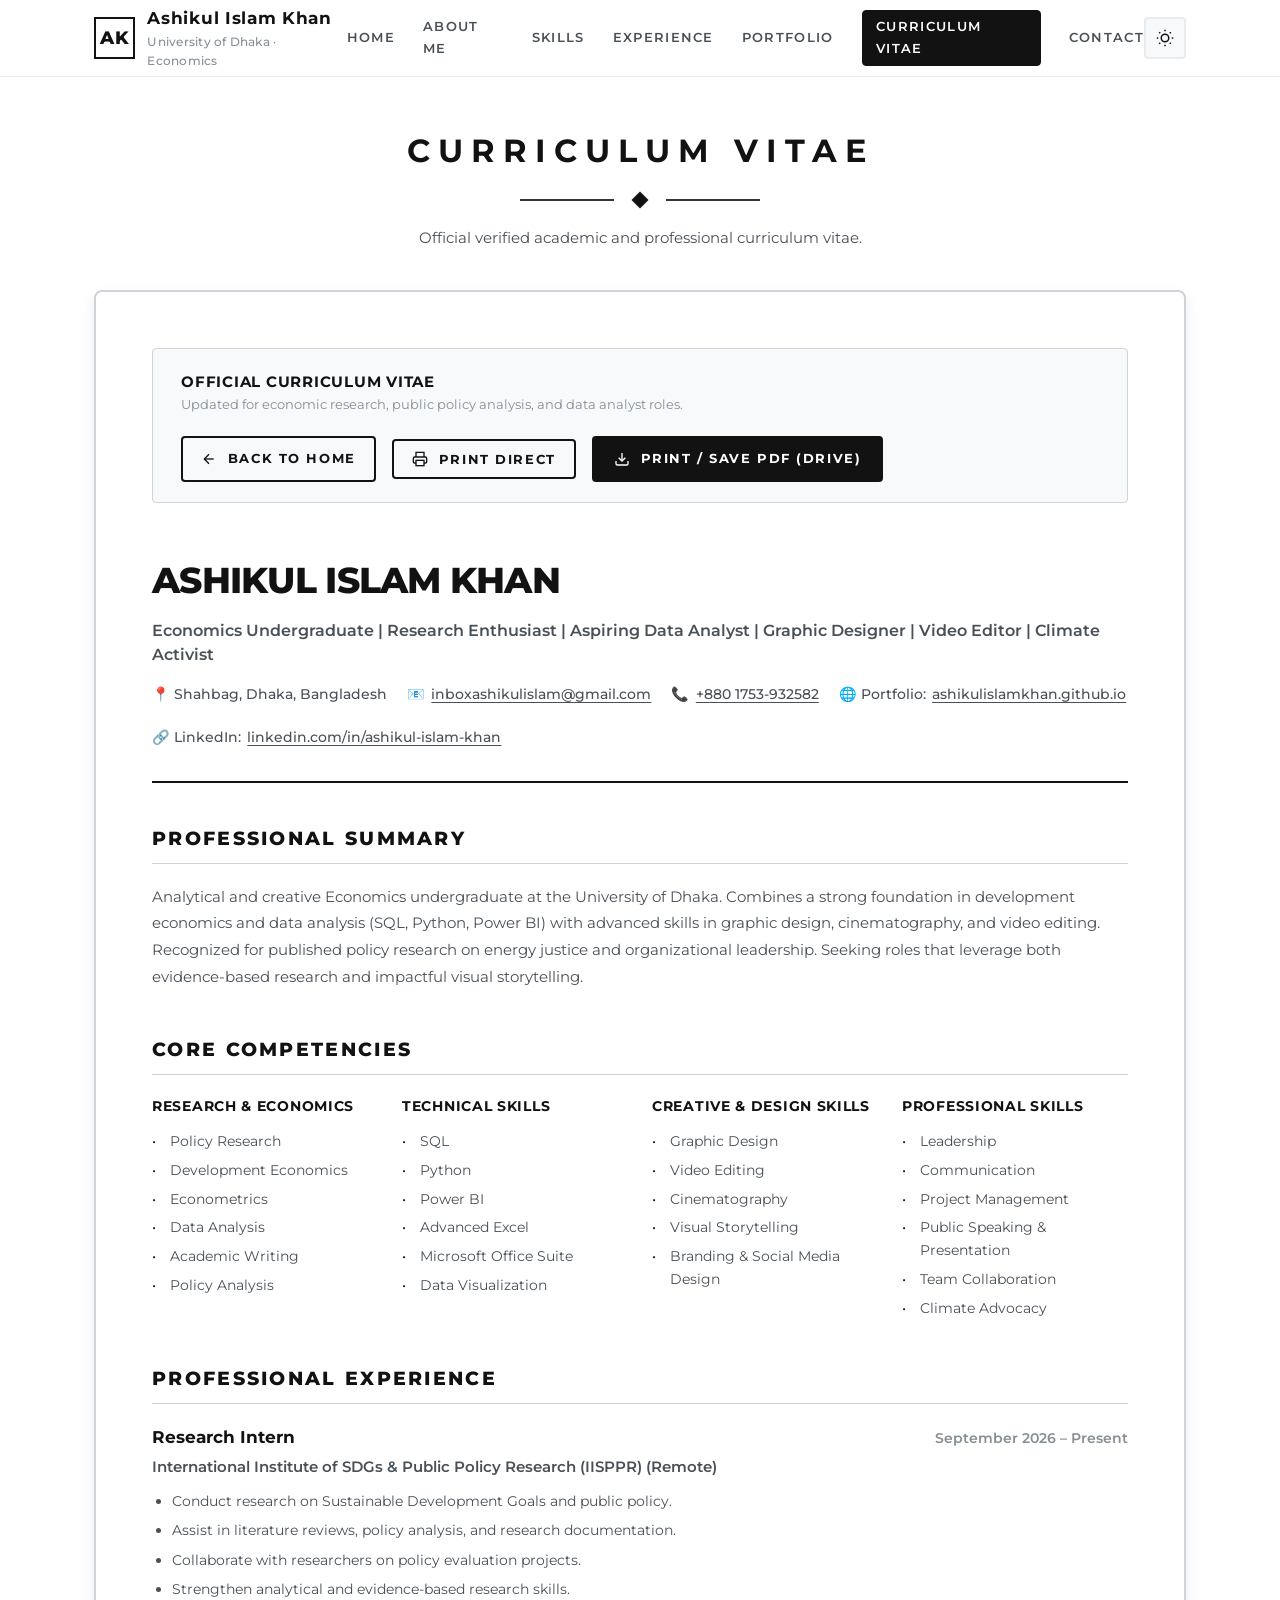
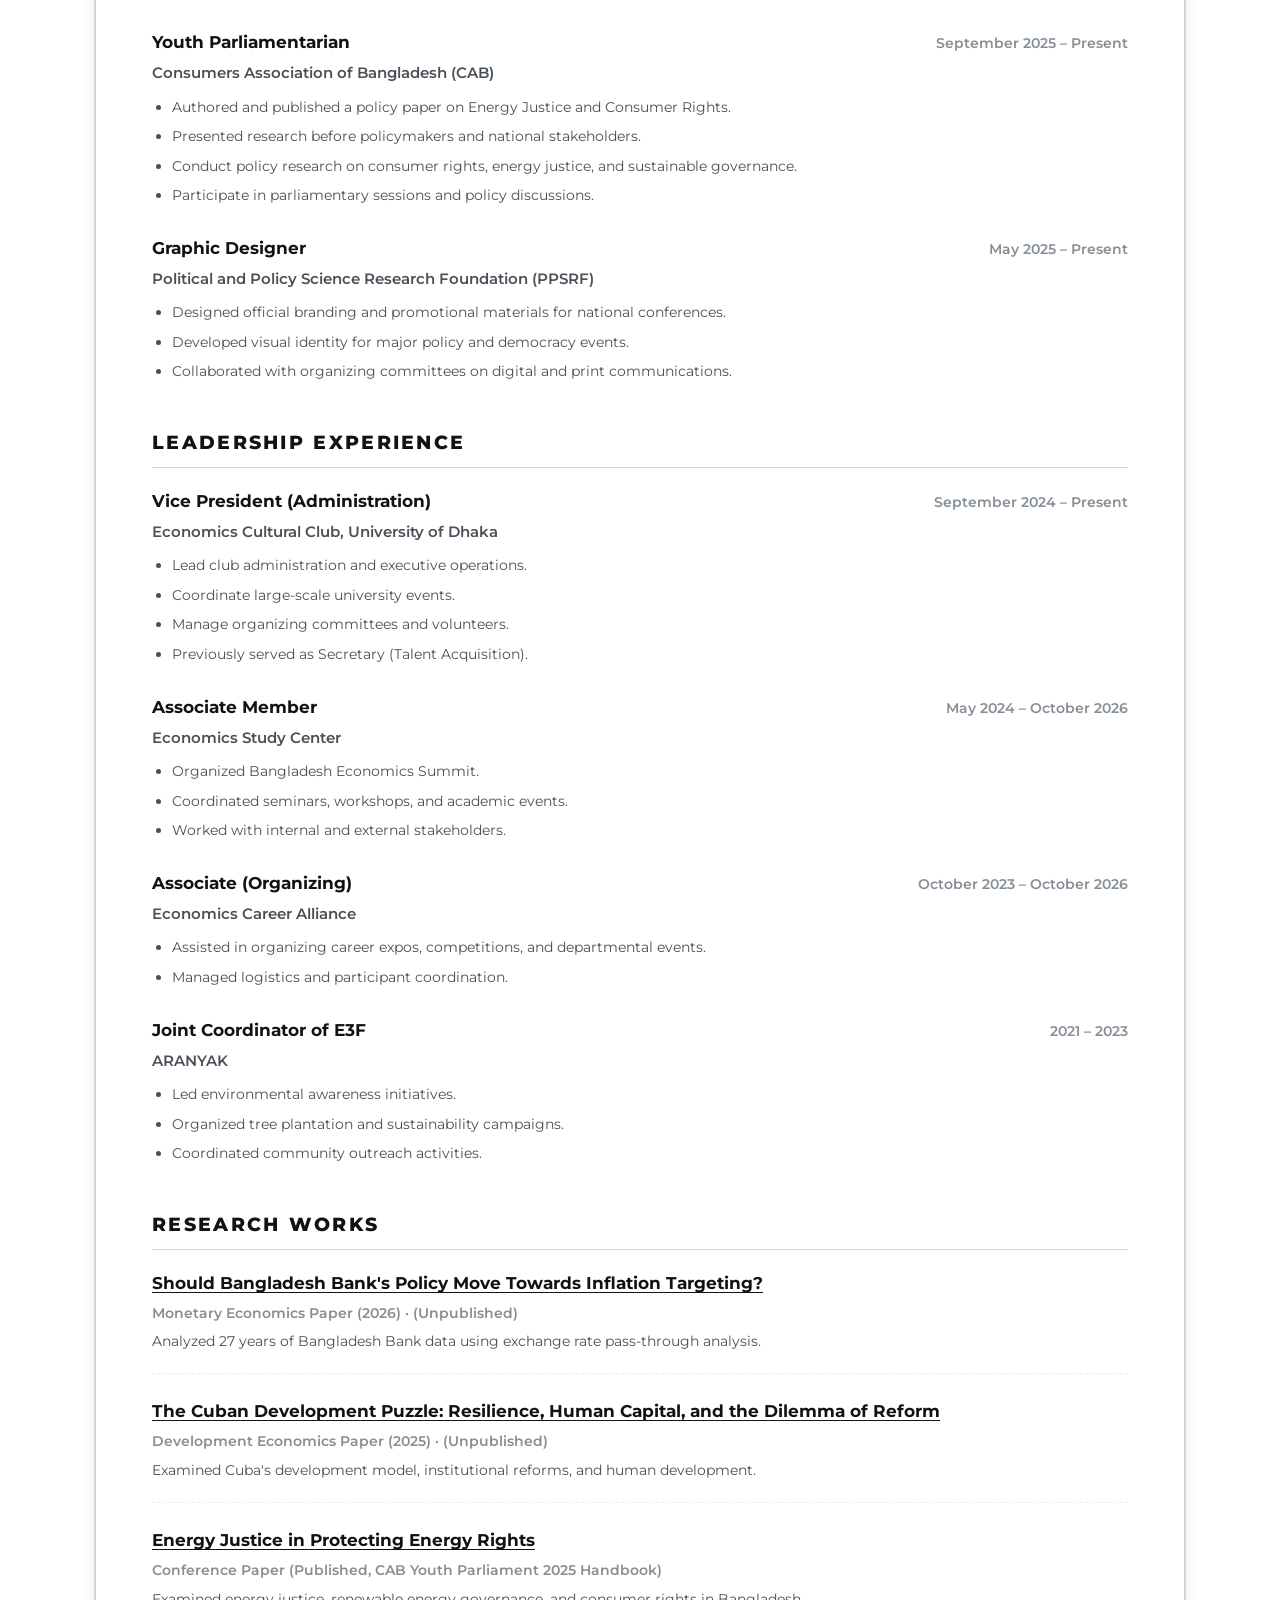
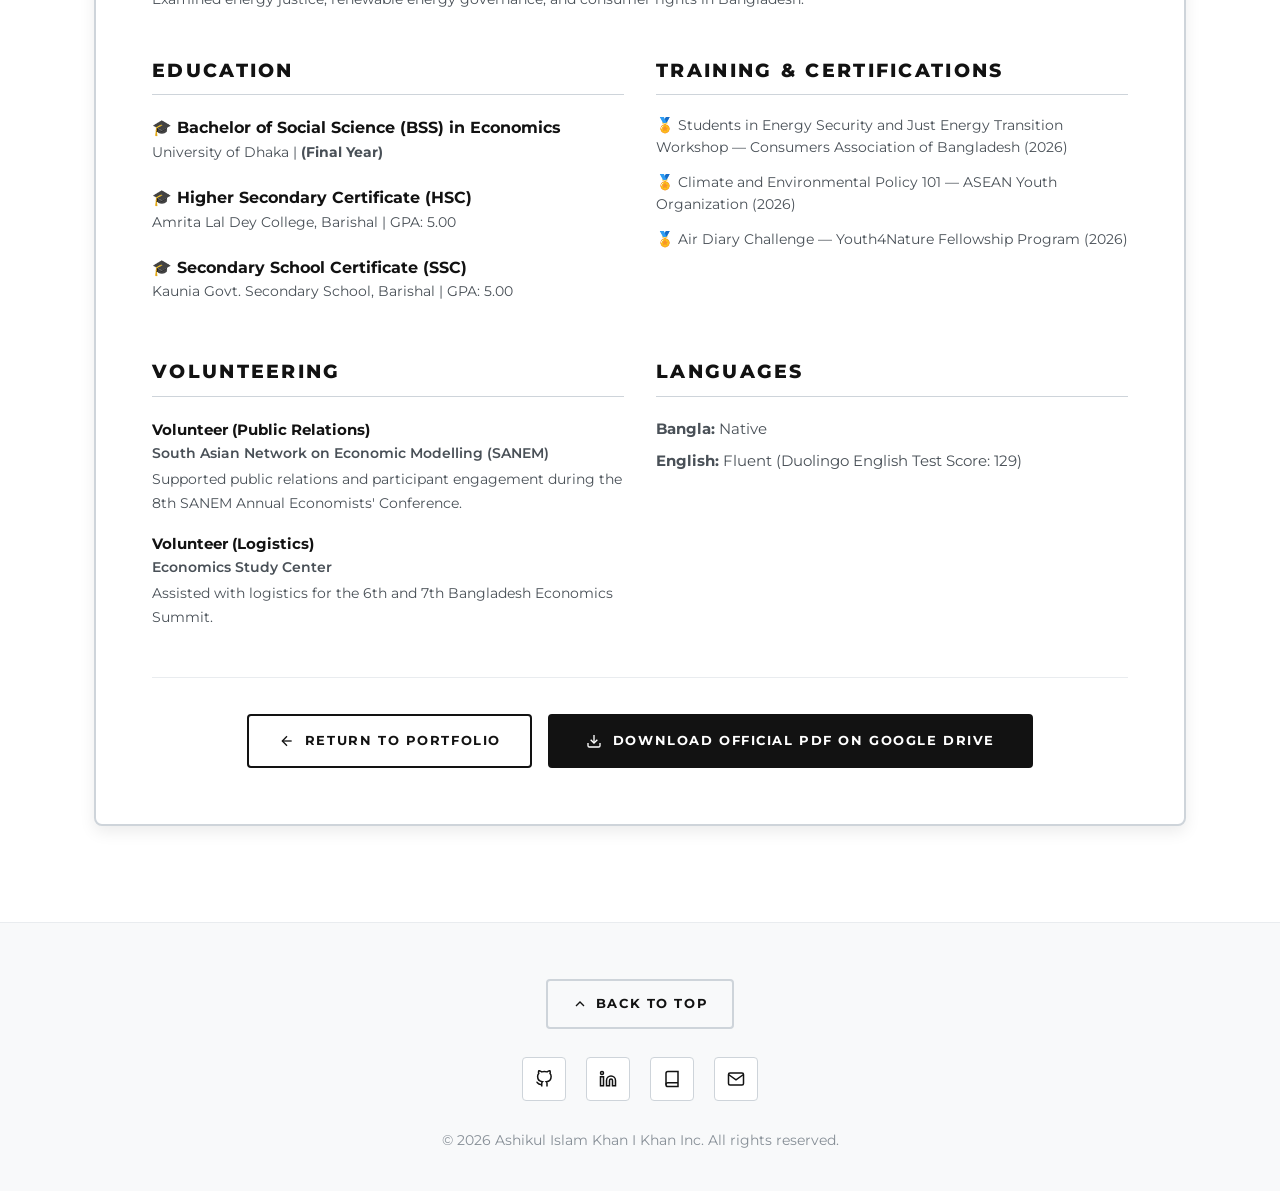
<file: cv.html>
<!DOCTYPE html>
<html lang="en" data-theme="light">
<head>
  <meta charset="UTF-8">
  <meta name="viewport" content="width=device-width, initial-scale=1.0">
  <title>Curriculum Vitae | Ashikul Islam Khan</title>
  <meta name="description" content="Official Curriculum Vitae of Ashikul Islam Khan — Economics Undergraduate at University of Dhaka, Policy Research Enthusiast, Aspiring Data Analyst.">
  
  <!-- Tomasz Gajda Typography: Montserrat & Inter -->
  <link rel="preconnect" href="https://fonts.googleapis.com">
  <link rel="preconnect" href="https://fonts.gstatic.com" crossorigin>
  <link href="https://fonts.googleapis.com/css2?family=Montserrat:wght@300;400;500;600;700;800&family=Inter:wght@400;500;600;700&family=JetBrains+Mono:wght@400;500;600&display=swap" rel="stylesheet">
  
  <link rel="stylesheet" href="styles.css">
</head>
<body>

  <!-- =========================================================================
       Navigation Header
       ========================================================================= -->
  <header class="site-header">
    <div class="container nav-container">
      <a href="index.html" class="nav-brand">
        <div class="brand-monogram">AK</div>
        <div class="brand-text">
          <span class="brand-title">Ashikul Islam Khan</span>
          <span class="brand-subtitle">University of Dhaka · Economics</span>
        </div>
      </a>

      <!-- Desktop Nav Menu -->
      <nav class="nav-menu" id="navMenu">
        <a href="index.html" class="nav-link">Home</a>
        <a href="index.html#about" class="nav-link">About me</a>
        <a href="index.html#skills" class="nav-link">Skills</a>
        <a href="index.html#experience" class="nav-link">Experience</a>
        <a href="index.html#portfolio" class="nav-link">Portfolio</a>
        <a href="cv.html" class="nav-link nav-link-badge active">Curriculum Vitae</a>
        <a href="index.html#contact" class="nav-link">Contact</a>
      </nav>

      <!-- Nav Actions: Theme Switcher on Top Right -->
      <div class="nav-actions">
        <button class="theme-switch-btn" id="themeToggleBtn" onclick="toggleThemeMode()" title="Switch Light / Dark Theme" aria-label="Toggle Theme">
          <svg id="themeIcon" width="18" height="18" viewBox="0 0 24 24" fill="none" stroke="currentColor" stroke-width="2">
            <circle cx="12" cy="12" r="5"></circle>
            <line x1="12" y1="1" x2="12" y2="3"></line>
            <line x1="12" y1="21" x2="12" y2="23"></line>
            <line x1="4.22" y1="4.22" x2="5.64" y2="5.64"></line>
            <line x1="18.36" y1="18.36" x2="19.78" y2="19.78"></line>
            <line x1="1" y1="12" x2="3" y2="12"></line>
            <line x1="21" y1="12" x2="23" y2="12"></line>
            <line x1="4.22" y1="19.78" x2="5.64" y2="18.36"></line>
            <line x1="18.36" y1="5.64" x2="19.78" y2="4.22"></line>
          </svg>
        </button>

        <!-- Mobile Nav Hamburger -->
        <button class="mobile-nav-toggle" id="mobileNavToggle" onclick="toggleMobileNav()" aria-label="Open Navigation Menu">
          <span></span>
          <span></span>
          <span></span>
        </button>
      </div>
    </div>
  </header>

  <!-- =========================================================================
       Curriculum Vitae Dedicated Subpage Layout
       ========================================================================= -->
  <main class="cv-page-wrap">
    <div class="container">
      
      <!-- Section Header -->
      <div class="tg-section-header" style="margin-bottom: 2.5rem;">
        <h1 class="tg-section-title">Curriculum Vitae</h1>
        <div class="tg-divider">
          <span class="tg-divider-line"></span>
          <span class="tg-divider-diamond"></span>
          <span class="tg-divider-line"></span>
        </div>
        <p class="tg-section-subtitle">Official verified academic and professional curriculum vitae.</p>
      </div>

      <!-- CV Document Container Card -->
      <div class="cv-container-card">
        
        <!-- Action Banner -->
        <div class="cv-action-banner">
          <div class="cv-banner-info">
            <span class="cv-banner-title">Official Curriculum Vitae</span>
            <span class="cv-banner-desc">Updated for economic research, public policy analysis, and data analyst roles.</span>
          </div>
          <div class="cv-banner-actions">
            <a href="index.html" class="tg-btn tg-btn-outline" style="padding: 0.65rem 1.15rem;">
              <svg viewBox="0 0 24 24" fill="none" stroke="currentColor" stroke-width="2"><line x1="19" y1="12" x2="5" y2="12"></line><polyline points="12 19 5 12 12 5"></polyline></svg>
              <span>Back to Home</span>
            </a>
            <button onclick="window.print()" class="tg-btn tg-btn-outline" style="padding: 0.65rem 1.15rem;">
              <svg viewBox="0 0 24 24" fill="none" stroke="currentColor" stroke-width="2"><polyline points="6 9 6 2 18 2 18 9"></polyline><path d="M6 18H4a2 2 0 0 1-2-2v-5a2 2 0 0 1 2-2h16a2 2 0 0 1 2 2v5a2 2 0 0 1-2 2h-2"></path><rect x="6" y="14" width="12" height="8"></rect></svg>
              <span>Print Direct</span>
            </button>
            <a href="https://drive.google.com/drive/folders/1A0wxWFheME4iqwdDmXPXaLomrhGNUptt?usp=drive_link" target="_blank" rel="noopener" class="tg-btn tg-btn-primary" style="padding: 0.65rem 1.25rem;">
              <svg viewBox="0 0 24 24" fill="none" stroke="currentColor" stroke-width="2"><path d="M21 15v4a2 2 0 0 1-2 2H5a2 2 0 0 1-2-2v-4"></path><polyline points="7 10 12 15 17 10"></polyline><line x1="12" y1="15" x2="12" y2="3"></line></svg>
              <span>Print / Save PDF (Drive)</span>
            </a>
          </div>
        </div>

        <!-- CV Header -->
        <div class="cv-header">
          <h1 class="cv-name">Ashikul Islam Khan</h1>
          <p class="cv-tagline">Economics Undergraduate | Research Enthusiast | Aspiring Data Analyst | Graphic Designer | Video Editor | Climate Activist</p>
          <div class="cv-contact-bar">
            <span class="cv-contact-item">📍 Shahbag, Dhaka, Bangladesh</span>
            <span class="cv-contact-item">📧 <a href="mailto:inboxashikulislam@gmail.com">inboxashikulislam@gmail.com</a></span>
            <span class="cv-contact-item">📞 <a href="tel:+8801753932582">+880 1753-932582</a></span>
            <span class="cv-contact-item">🌐 Portfolio: <a href="https://ashikulislamkhan.github.io/portfolio/" target="_blank" rel="noopener">ashikulislamkhan.github.io</a></span>
            <span class="cv-contact-item">🔗 LinkedIn: <a href="https://linkedin.com/in/ashikul-islam-khan" target="_blank" rel="noopener">linkedin.com/in/ashikul-islam-khan</a></span>
          </div>
        </div>

        <!-- Professional Summary -->
        <div class="cv-block">
          <h3 class="cv-block-title">Professional Summary</h3>
          <p class="cv-summary-text">
            Analytical and creative Economics undergraduate at the University of Dhaka. Combines a strong foundation in development economics and data analysis (SQL, Python, Power BI) with advanced skills in graphic design, cinematography, and video editing. Recognized for published policy research on energy justice and organizational leadership. Seeking roles that leverage both evidence-based research and impactful visual storytelling.
          </p>
        </div>

        <!-- Core Competencies -->
        <div class="cv-block">
          <h3 class="cv-block-title">Core Competencies</h3>
          <div class="cv-competencies-grid">
            <div class="cv-comp-col">
              <h4>Research & Economics</h4>
              <ul class="cv-comp-list">
                <li>Policy Research</li>
                <li>Development Economics</li>
                <li>Econometrics</li>
                <li>Data Analysis</li>
                <li>Academic Writing</li>
                <li>Policy Analysis</li>
              </ul>
            </div>
            <div class="cv-comp-col">
              <h4>Technical Skills</h4>
              <ul class="cv-comp-list">
                <li>SQL</li>
                <li>Python</li>
                <li>Power BI</li>
                <li>Advanced Excel</li>
                <li>Microsoft Office Suite</li>
                <li>Data Visualization</li>
              </ul>
            </div>
            <div class="cv-comp-col">
              <h4>Creative & Design Skills</h4>
              <ul class="cv-comp-list">
                <li>Graphic Design</li>
                <li>Video Editing</li>
                <li>Cinematography</li>
                <li>Visual Storytelling</li>
                <li>Branding & Social Media Design</li>
              </ul>
            </div>
            <div class="cv-comp-col">
              <h4>Professional Skills</h4>
              <ul class="cv-comp-list">
                <li>Leadership</li>
                <li>Communication</li>
                <li>Project Management</li>
                <li>Public Speaking & Presentation</li>
                <li>Team Collaboration</li>
                <li>Climate Advocacy</li>
              </ul>
            </div>
          </div>
        </div>

        <!-- Professional Experience -->
        <div class="cv-block">
          <h3 class="cv-block-title">Professional Experience</h3>
          
          <div class="cv-entry">
            <div class="cv-entry-head">
              <span class="cv-entry-role">Research Intern</span>
              <span class="cv-entry-date">September 2026 – Present</span>
            </div>
            <div class="cv-entry-sub">International Institute of SDGs & Public Policy Research (IISPPR) (Remote)</div>
            <ul class="cv-bullets">
              <li>Conduct research on Sustainable Development Goals and public policy.</li>
              <li>Assist in literature reviews, policy analysis, and research documentation.</li>
              <li>Collaborate with researchers on policy evaluation projects.</li>
              <li>Strengthen analytical and evidence-based research skills.</li>
            </ul>
          </div>

          <div class="cv-entry">
            <div class="cv-entry-head">
              <span class="cv-entry-role">Youth Parliamentarian</span>
              <span class="cv-entry-date">September 2025 – Present</span>
            </div>
            <div class="cv-entry-sub">Consumers Association of Bangladesh (CAB)</div>
            <ul class="cv-bullets">
              <li>Authored and published a policy paper on Energy Justice and Consumer Rights.</li>
              <li>Presented research before policymakers and national stakeholders.</li>
              <li>Conduct policy research on consumer rights, energy justice, and sustainable governance.</li>
              <li>Participate in parliamentary sessions and policy discussions.</li>
            </ul>
          </div>

          <div class="cv-entry">
            <div class="cv-entry-head">
              <span class="cv-entry-role">Graphic Designer</span>
              <span class="cv-entry-date">May 2025 – Present</span>
            </div>
            <div class="cv-entry-sub">Political and Policy Science Research Foundation (PPSRF)</div>
            <ul class="cv-bullets">
              <li>Designed official branding and promotional materials for national conferences.</li>
              <li>Developed visual identity for major policy and democracy events.</li>
              <li>Collaborated with organizing committees on digital and print communications.</li>
            </ul>
          </div>
        </div>

        <!-- Leadership Experience -->
        <div class="cv-block">
          <h3 class="cv-block-title">Leadership Experience</h3>

          <div class="cv-entry">
            <div class="cv-entry-head">
              <span class="cv-entry-role">Vice President (Administration)</span>
              <span class="cv-entry-date">September 2024 – Present</span>
            </div>
            <div class="cv-entry-sub">Economics Cultural Club, University of Dhaka</div>
            <ul class="cv-bullets">
              <li>Lead club administration and executive operations.</li>
              <li>Coordinate large-scale university events.</li>
              <li>Manage organizing committees and volunteers.</li>
              <li>Previously served as Secretary (Talent Acquisition).</li>
            </ul>
          </div>

          <div class="cv-entry">
            <div class="cv-entry-head">
              <span class="cv-entry-role">Associate Member</span>
              <span class="cv-entry-date">May 2024 – October 2026</span>
            </div>
            <div class="cv-entry-sub">Economics Study Center</div>
            <ul class="cv-bullets">
              <li>Organized Bangladesh Economics Summit.</li>
              <li>Coordinated seminars, workshops, and academic events.</li>
              <li>Worked with internal and external stakeholders.</li>
            </ul>
          </div>

          <div class="cv-entry">
            <div class="cv-entry-head">
              <span class="cv-entry-role">Associate (Organizing)</span>
              <span class="cv-entry-date">October 2023 – October 2026</span>
            </div>
            <div class="cv-entry-sub">Economics Career Alliance</div>
            <ul class="cv-bullets">
              <li>Assisted in organizing career expos, competitions, and departmental events.</li>
              <li>Managed logistics and participant coordination.</li>
            </ul>
          </div>

          <div class="cv-entry">
            <div class="cv-entry-head">
              <span class="cv-entry-role">Joint Coordinator of E3F</span>
              <span class="cv-entry-date">2021 – 2023</span>
            </div>
            <div class="cv-entry-sub">ARANYAK</div>
            <ul class="cv-bullets">
              <li>Led environmental awareness initiatives.</li>
              <li>Organized tree plantation and sustainability campaigns.</li>
              <li>Coordinated community outreach activities.</li>
            </ul>
          </div>
        </div>

        <!-- Research Works -->
        <div class="cv-block">
          <h3 class="cv-block-title">Research Works</h3>

          <div class="cv-research-item">
            <div class="cv-research-title">
              <a href="https://www.researchgate.net/publication/414671158_Should_Bangladesh_Bank's_policy_move_towards_inflation_targeting_Should_Bangladesh_Bank's_policy_move_towards_inflation_targeting_Prepared_by_-_The_Rational_Minds" target="_blank" rel="noopener">
                Should Bangladesh Bank's Policy Move Towards Inflation Targeting?
              </a>
            </div>
            <div class="cv-research-meta">Monetary Economics Paper (2026) · (Unpublished)</div>
            <p class="cv-research-desc">Analyzed 27 years of Bangladesh Bank data using exchange rate pass-through analysis.</p>
          </div>

          <div class="cv-research-item">
            <div class="cv-research-title">
              <a href="https://www.researchgate.net/publication/414824231_The_Cuban_Development_Puzzle" target="_blank" rel="noopener">
                The Cuban Development Puzzle: Resilience, Human Capital, and the Dilemma of Reform
              </a>
            </div>
            <div class="cv-research-meta">Development Economics Paper (2025) · (Unpublished)</div>
            <p class="cv-research-desc">Examined Cuba's development model, institutional reforms, and human development.</p>
          </div>

          <div class="cv-research-item">
            <div class="cv-research-title">
              <a href="https://www.researchgate.net/publication/415124221_Energy_Justice_in_Protecting_Energy_Rights" target="_blank" rel="noopener">
                Energy Justice in Protecting Energy Rights
              </a>
            </div>
            <div class="cv-research-meta">Conference Paper (Published, CAB Youth Parliament 2025 Handbook)</div>
            <p class="cv-research-desc">Examined energy justice, renewable energy governance, and consumer rights in Bangladesh.</p>
          </div>
        </div>

        <!-- Education, Certifications, Volunteering, Languages -->
        <div class="cv-grid-2col">
          <!-- Education -->
          <div class="cv-block" style="margin-bottom: 0;">
            <h3 class="cv-block-title">Education</h3>
            <div class="cv-edu-item">
              <div class="cv-edu-degree">🎓 Bachelor of Social Science (BSS) in Economics</div>
              <div class="cv-edu-inst">University of Dhaka | <strong>(Final Year)</strong></div>
            </div>
            <div class="cv-edu-item">
              <div class="cv-edu-degree">🎓 Higher Secondary Certificate (HSC)</div>
              <div class="cv-edu-inst">Amrita Lal Dey College, Barishal | GPA: 5.00</div>
            </div>
            <div class="cv-edu-item">
              <div class="cv-edu-degree">🎓 Secondary School Certificate (SSC)</div>
              <div class="cv-edu-inst">Kaunia Govt. Secondary School, Barishal | GPA: 5.00</div>
            </div>
          </div>

          <!-- Training & Certifications -->
          <div class="cv-block" style="margin-bottom: 0;">
            <h3 class="cv-block-title">Training & Certifications</h3>
            <div class="cv-cert-item">
              🏅 Students in Energy Security and Just Energy Transition Workshop — Consumers Association of Bangladesh (2026)
            </div>
            <div class="cv-cert-item">
              🏅 Climate and Environmental Policy 101 — ASEAN Youth Organization (2026)
            </div>
            <div class="cv-cert-item">
              🏅 Air Diary Challenge — Youth4Nature Fellowship Program (2026)
            </div>
          </div>
        </div>

        <div class="cv-grid-2col" style="margin-top: 2rem;">
          <!-- Volunteering -->
          <div class="cv-block" style="margin-bottom: 0;">
            <h3 class="cv-block-title">Volunteering</h3>
            <div class="cv-entry" style="margin-bottom: 1rem;">
              <div class="cv-entry-role" style="font-size: 0.95rem;">Volunteer (Public Relations)</div>
              <div class="cv-entry-sub" style="font-size: 0.85rem; margin-bottom: 0.25rem;">South Asian Network on Economic Modelling (SANEM)</div>
              <p style="font-size: 0.88rem; color: var(--text-secondary);">Supported public relations and participant engagement during the 8th SANEM Annual Economists' Conference.</p>
            </div>
            <div class="cv-entry" style="margin-bottom: 0;">
              <div class="cv-entry-role" style="font-size: 0.95rem;">Volunteer (Logistics)</div>
              <div class="cv-entry-sub" style="font-size: 0.85rem; margin-bottom: 0.25rem;">Economics Study Center</div>
              <p style="font-size: 0.88rem; color: var(--text-secondary);">Assisted with logistics for the 6th and 7th Bangladesh Economics Summit.</p>
            </div>
          </div>

          <!-- Languages -->
          <div class="cv-block" style="margin-bottom: 0;">
            <h3 class="cv-block-title">Languages</h3>
            <div class="cv-lang-item"><strong>Bangla:</strong> Native</div>
            <div class="cv-lang-item"><strong>English:</strong> Fluent (Duolingo English Test Score: 129)</div>
          </div>
        </div>

        <!-- Bottom Action Redirect Button -->
        <div style="margin-top: 3rem; text-align: center; padding-top: 2.25rem; border-top: 1px solid var(--border-subtle); display: flex; justify-content: center; gap: 1rem; flex-wrap: wrap;">
          <a href="index.html" class="tg-btn tg-btn-outline" style="padding: 0.9rem 1.85rem;">
            <svg viewBox="0 0 24 24" fill="none" stroke="currentColor" stroke-width="2"><line x1="19" y1="12" x2="5" y2="12"></line><polyline points="12 19 5 12 12 5"></polyline></svg>
            <span>Return to Portfolio</span>
          </a>
          <a href="https://drive.google.com/drive/folders/1A0wxWFheME4iqwdDmXPXaLomrhGNUptt?usp=drive_link" target="_blank" rel="noopener" class="tg-btn tg-btn-primary" style="padding: 0.9rem 2.25rem;">
            <svg viewBox="0 0 24 24" fill="none" stroke="currentColor" stroke-width="2"><path d="M21 15v4a2 2 0 0 1-2 2H5a2 2 0 0 1-2-2v-4"></path><polyline points="7 10 12 15 17 10"></polyline><line x1="12" y1="15" x2="12" y2="3"></line></svg>
            <span>Download Official PDF on Google Drive</span>
          </a>
        </div>
      </div>
    </div>
  </main>

  <!-- =========================================================================
       Footer
       ========================================================================= -->
  <footer class="site-footer">
    <div class="container footer-content">
      <a href="#" class="back-to-top-btn" onclick="window.scrollTo({top: 0, behavior: 'smooth'}); return false;">
        <svg width="16" height="16" viewBox="0 0 24 24" fill="none" stroke="currentColor" stroke-width="2"><polyline points="18 15 12 9 6 15"></polyline></svg>
        <span>Back to Top</span>
      </a>

      <div class="footer-socials">
        <a href="https://github.com/ashikulislamkhan" target="_blank" rel="noopener" class="social-icon-btn" title="GitHub">
          <svg viewBox="0 0 24 24" fill="none" stroke="currentColor" stroke-width="2"><path d="M9 19c-5 1.5-5-2.5-7-3m14 6v-3.87a3.37 3.37 0 0 0-.94-2.61c3.14-.35 6.44-1.54 6.44-7A5.44 5.44 0 0 0 20 4.77 5.07 5.07 0 0 0 19.91 1S18.73.65 16 2.48a13.38 13.38 0 0 0-7 0C6.27.65 5.09 1 5.09 1A5.07 5.07 0 0 0 5 4.77a5.44 5.44 0 0 0-1.5 3.78c0 5.42 3.3 6.61 6.44 7A3.37 3.37 0 0 0 9 18.13V22"></path></svg>
        </a>
        <a href="https://linkedin.com/in/ashikul-islam-khan" target="_blank" rel="noopener" class="social-icon-btn" title="LinkedIn">
          <svg viewBox="0 0 24 24" fill="none" stroke="currentColor" stroke-width="2"><path d="M16 8a6 6 0 0 1 6 6v7h-4v-7a2 2 0 0 0-2-2 2 2 0 0 0-2 2v7h-4v-7a6 6 0 0 1 6-6z"></path><rect x="2" y="9" width="4" height="12"></rect><circle cx="4" cy="4" r="2"></circle></svg>
        </a>
        <a href="https://www.researchgate.net/profile/Ashikul-Islam-Khan" target="_blank" rel="noopener" class="social-icon-btn" title="ResearchGate">
          <svg viewBox="0 0 24 24" fill="none" stroke="currentColor" stroke-width="2"><path d="M4 19.5A2.5 2.5 0 0 1 6.5 17H20"></path><path d="M6.5 2H20v20H6.5A2.5 2.5 0 0 1 4 19.5v-15A2.5 2.5 0 0 1 6.5 2z"></path></svg>
        </a>
        <a href="mailto:inboxashikulislam@gmail.com" class="social-icon-btn" title="Email">
          <svg viewBox="0 0 24 24" fill="none" stroke="currentColor" stroke-width="2"><path d="M4 4h16c1.1 0 2 .9 2 2v12c0 1.1-.9 2-2 2H4c-1.1 0-2-.9-2-2V6c0-1.1.9-2 2-2z"></path><polyline points="22,6 12,13 2,6"></polyline></svg>
        </a>
      </div>

      <p class="footer-copy">
        © 2026 Ashikul Islam Khan I Khan Inc. All rights reserved.
      </p>
    </div>
  </footer>

  <!-- Toast Notification -->
  <div class="liquid-toast" id="liquidToast" role="alert" aria-live="polite">
    <svg width="18" height="18" viewBox="0 0 24 24" fill="none" stroke="currentColor" stroke-width="2"><polyline points="20 6 9 17 4 12"></polyline></svg>
    <span id="toastMessage">Action completed</span>
  </div>

  <script src="portfolio-data.js"></script>
  <script src="app.js"></script>
</body>
</html>
</file>
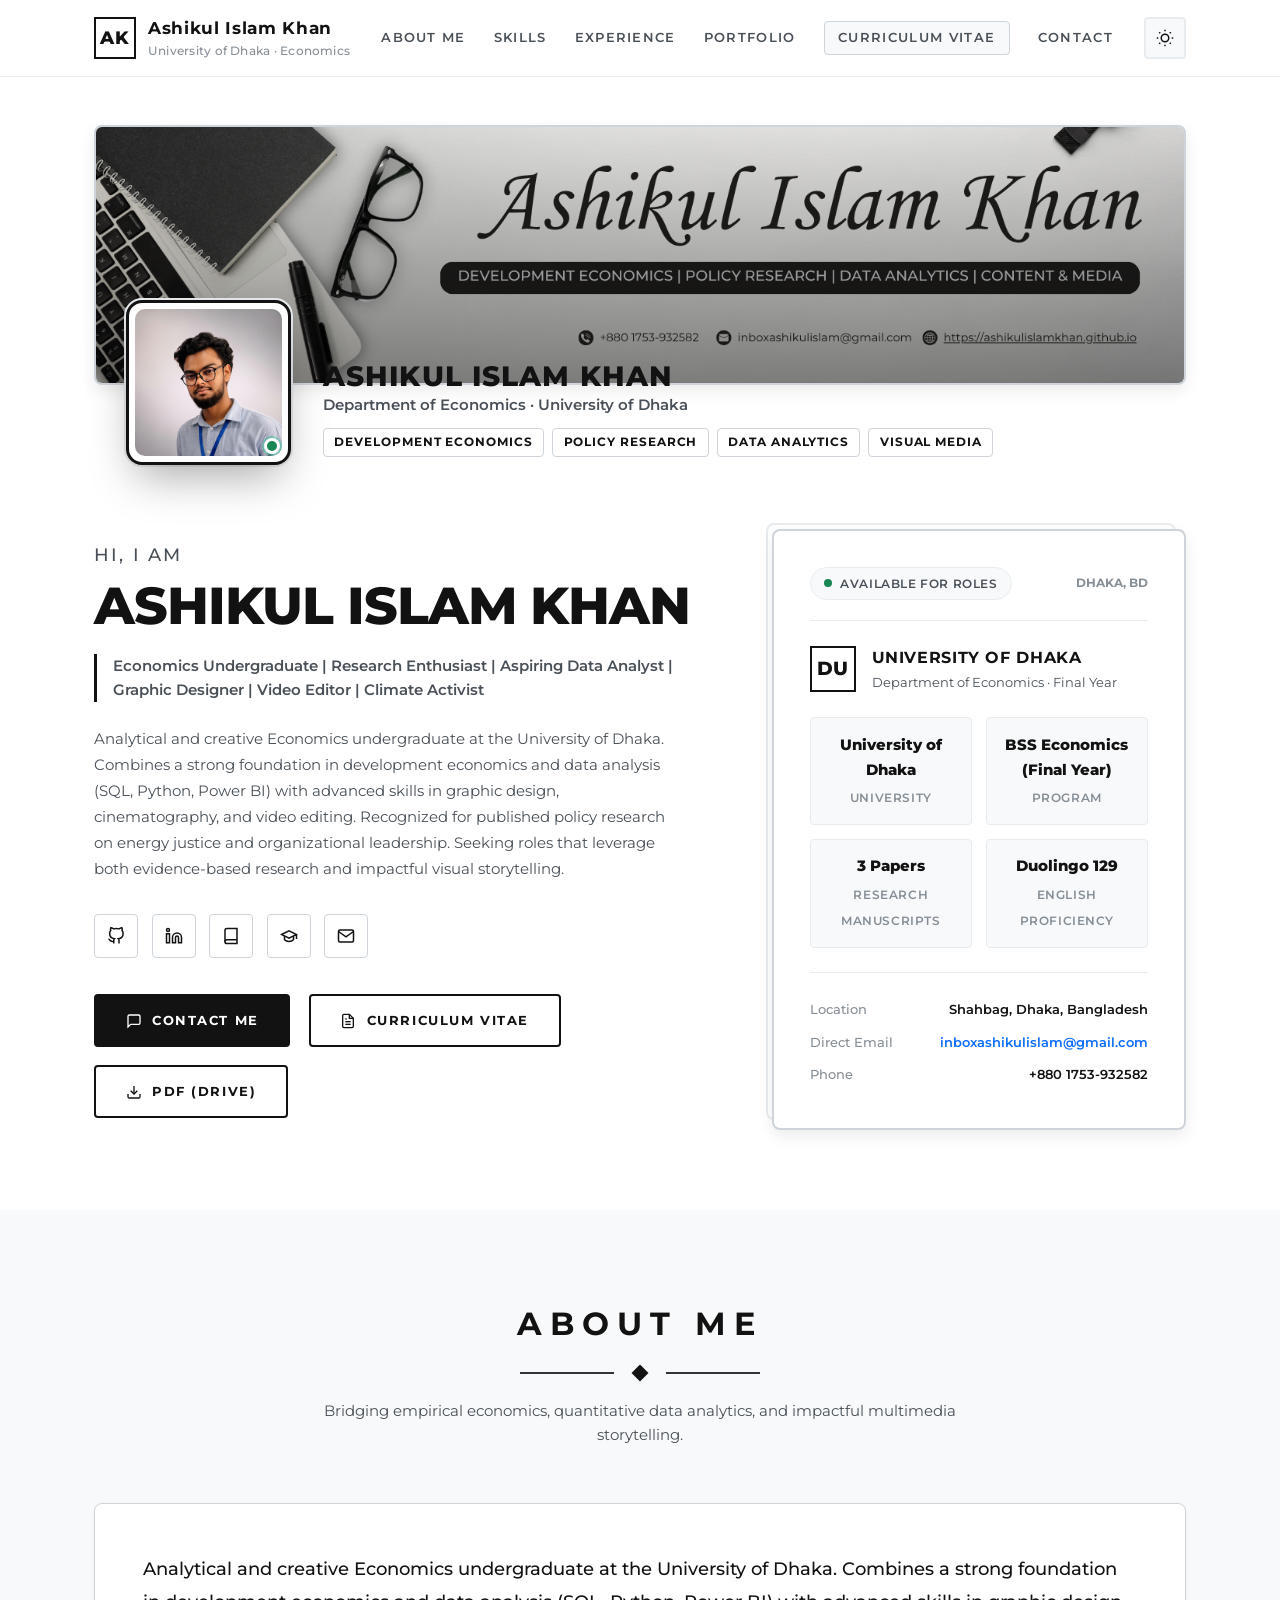
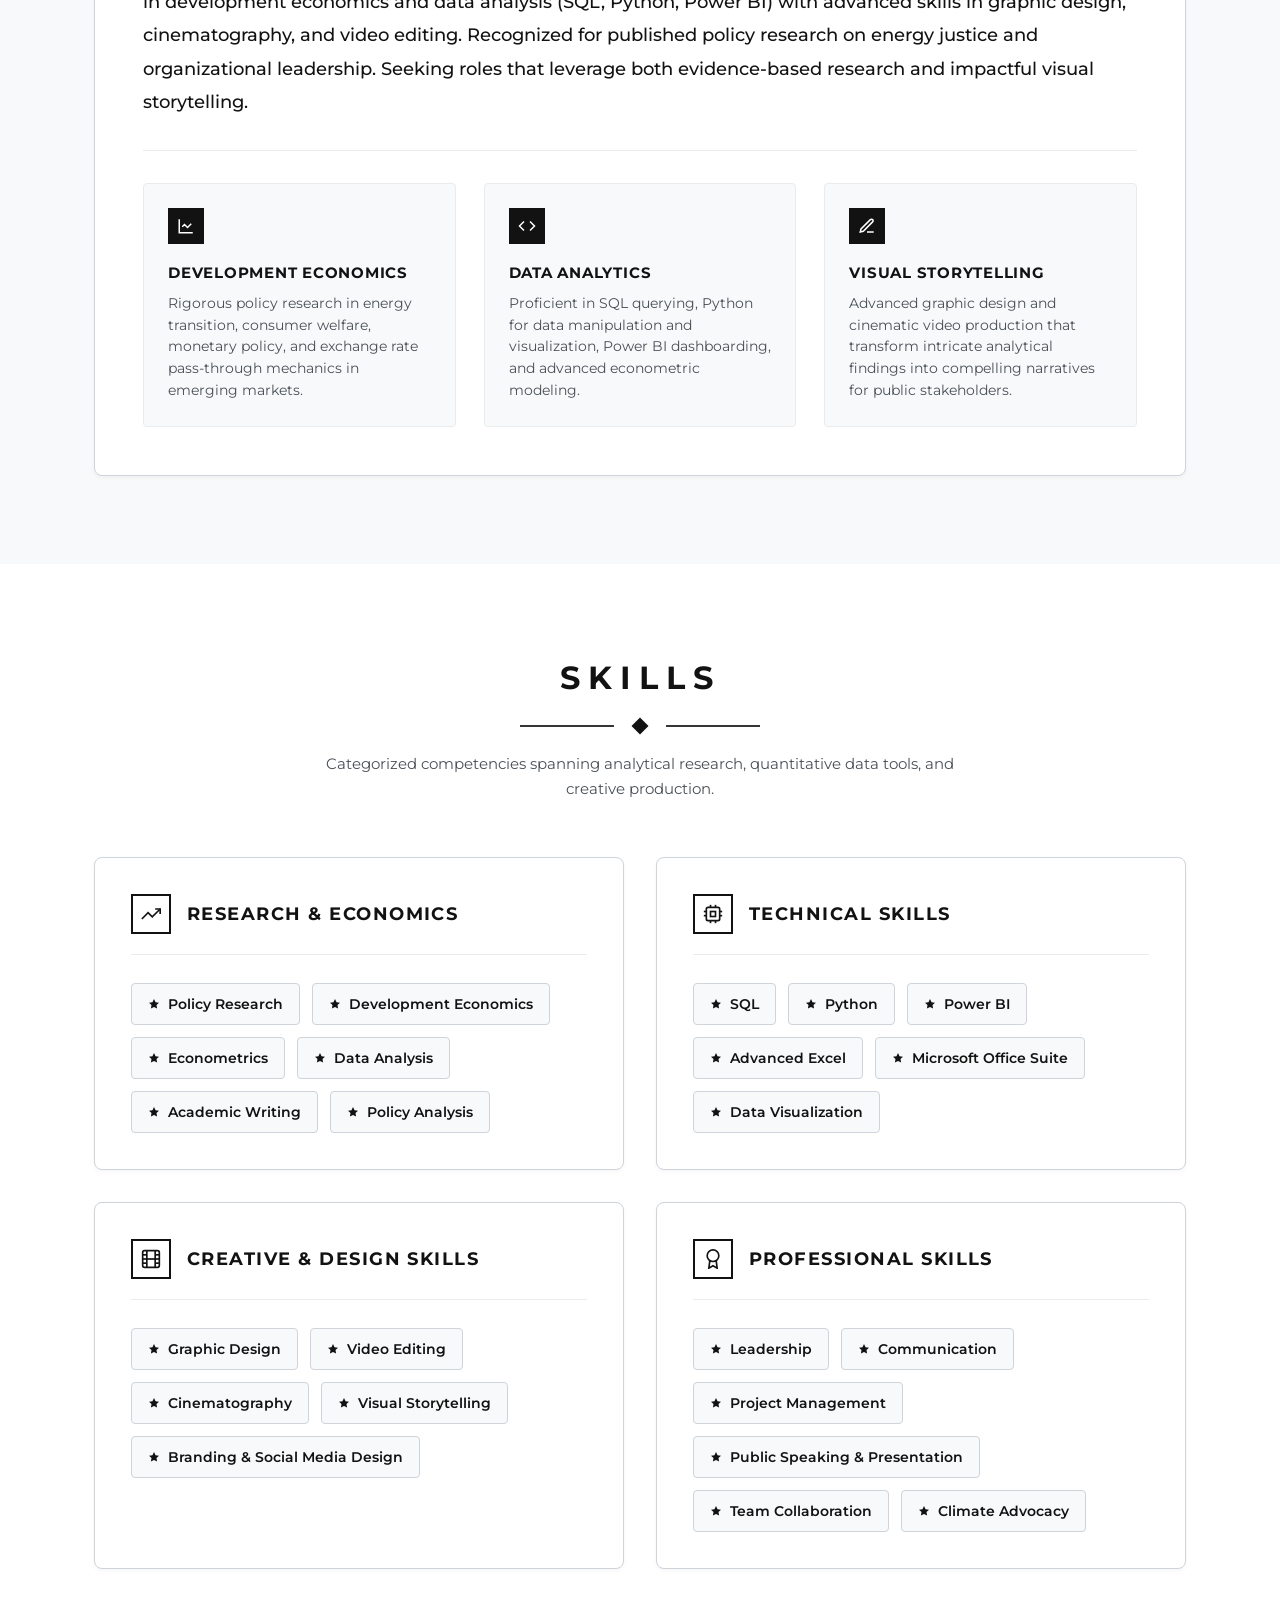
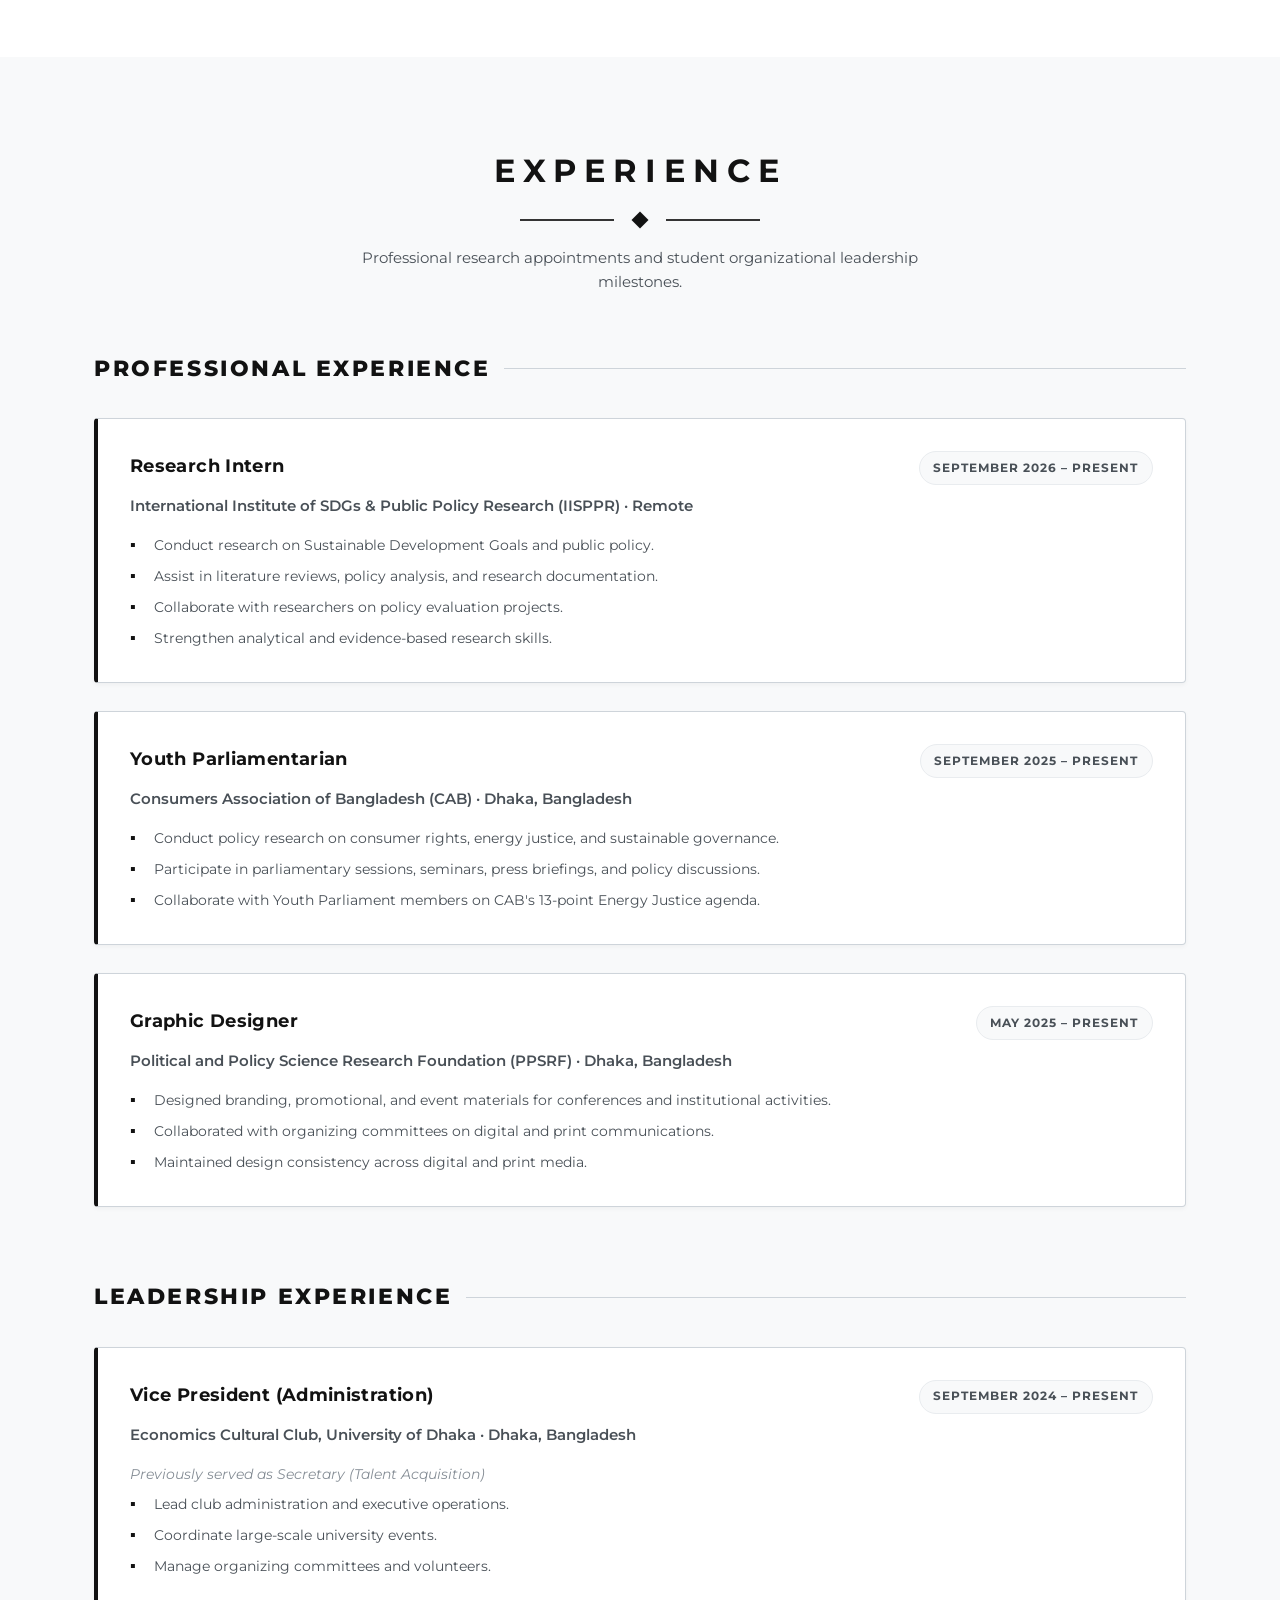
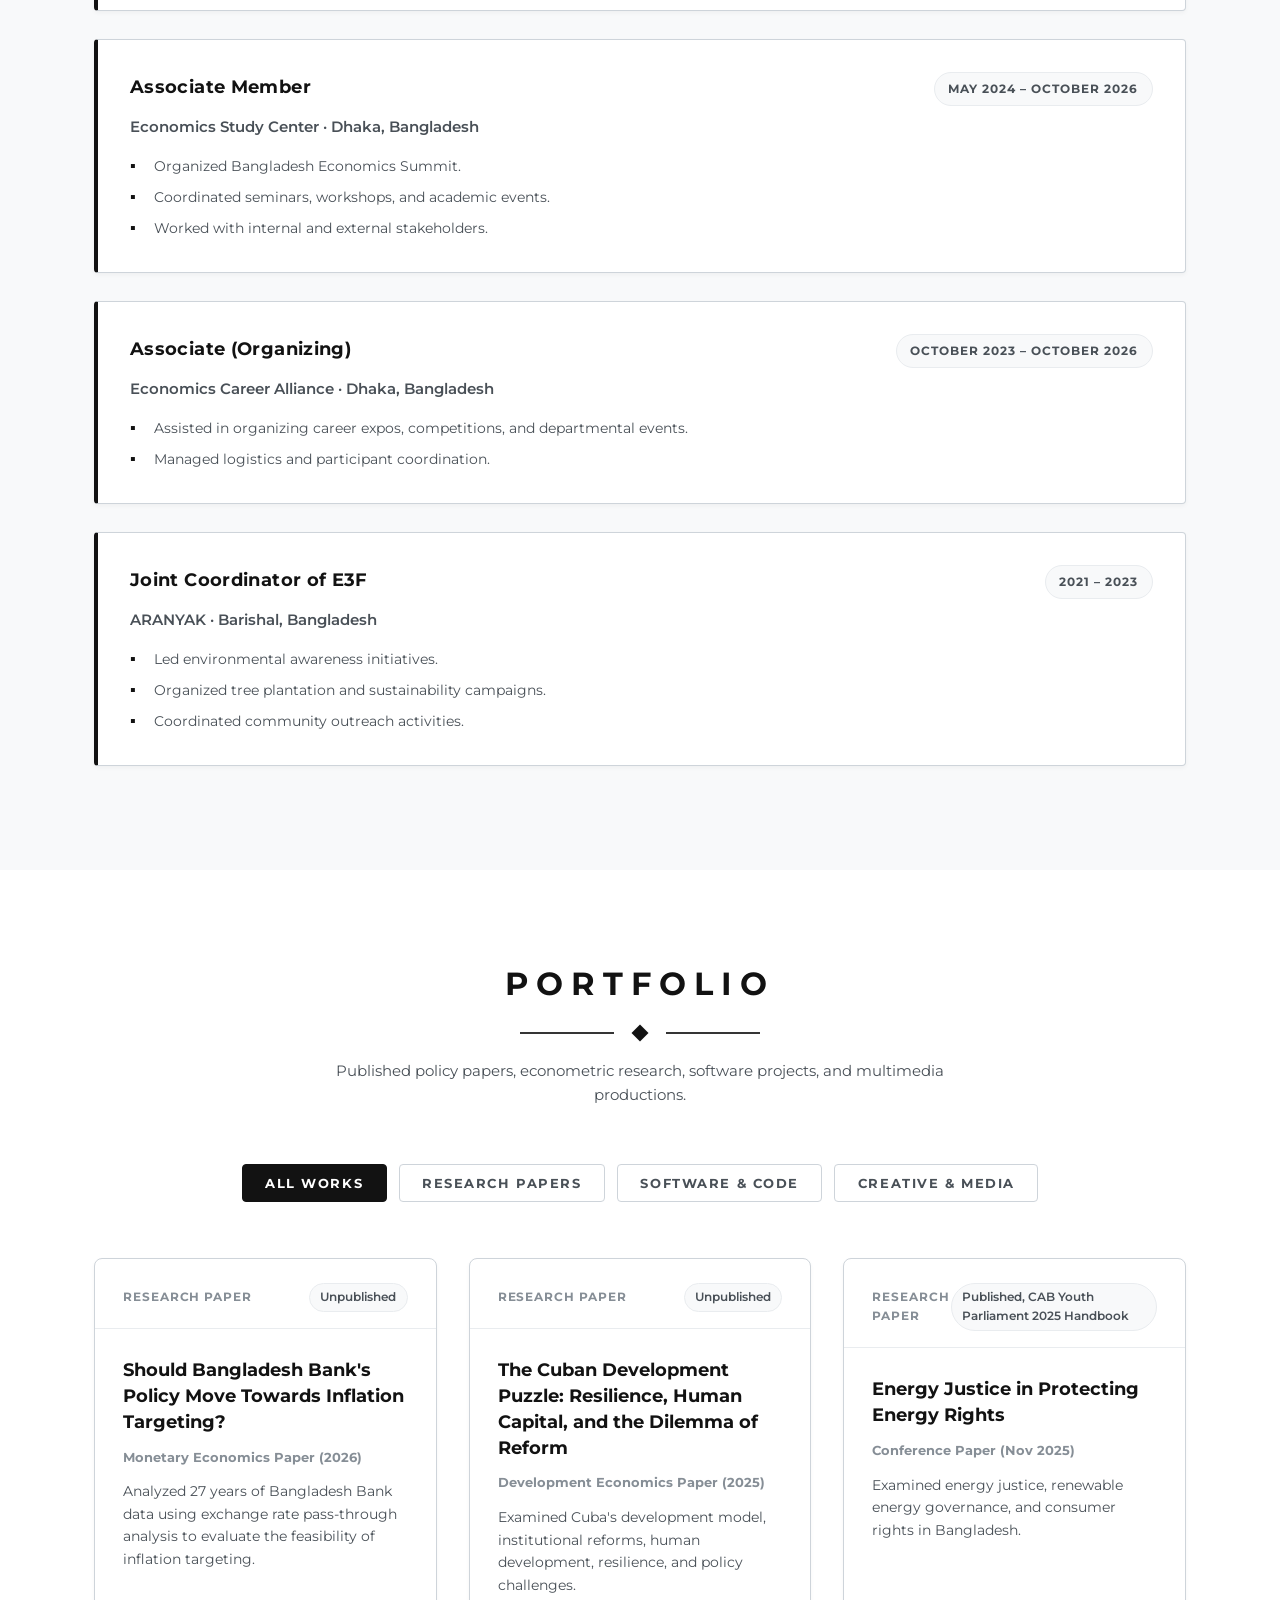
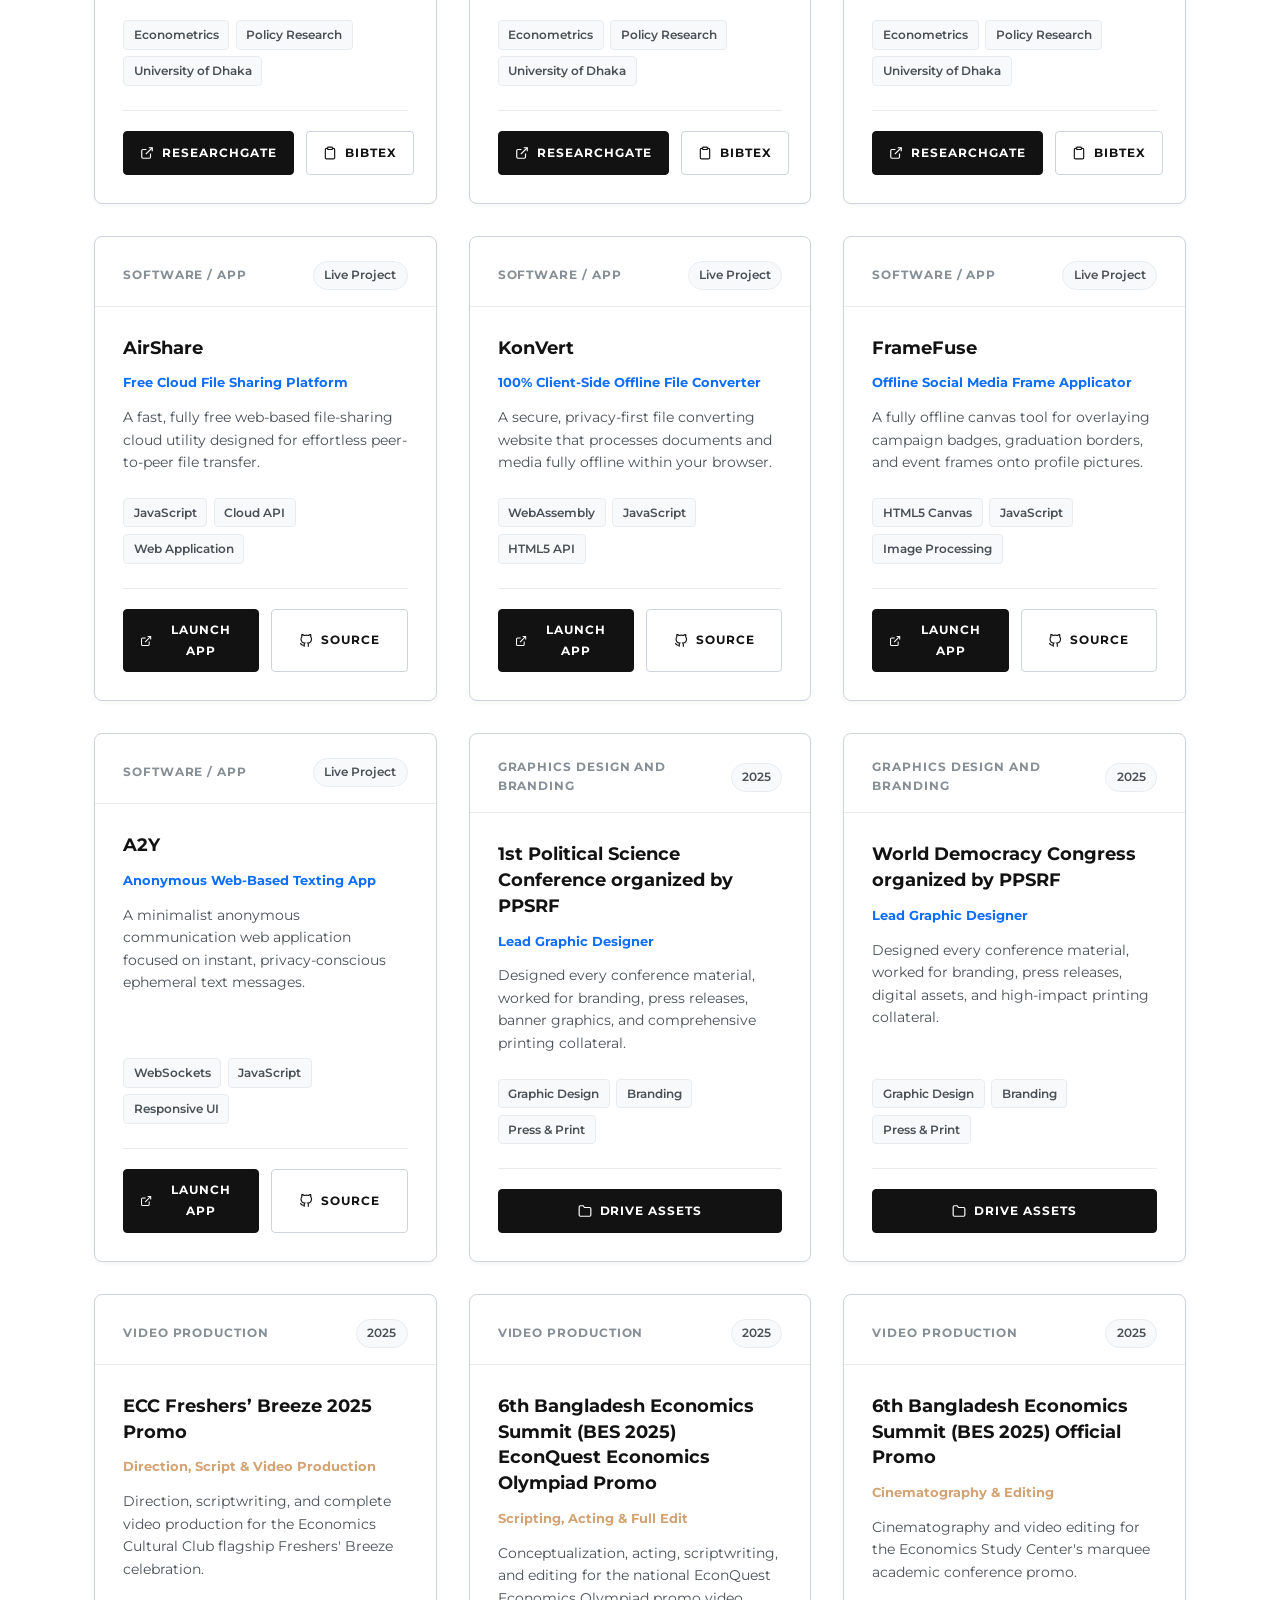
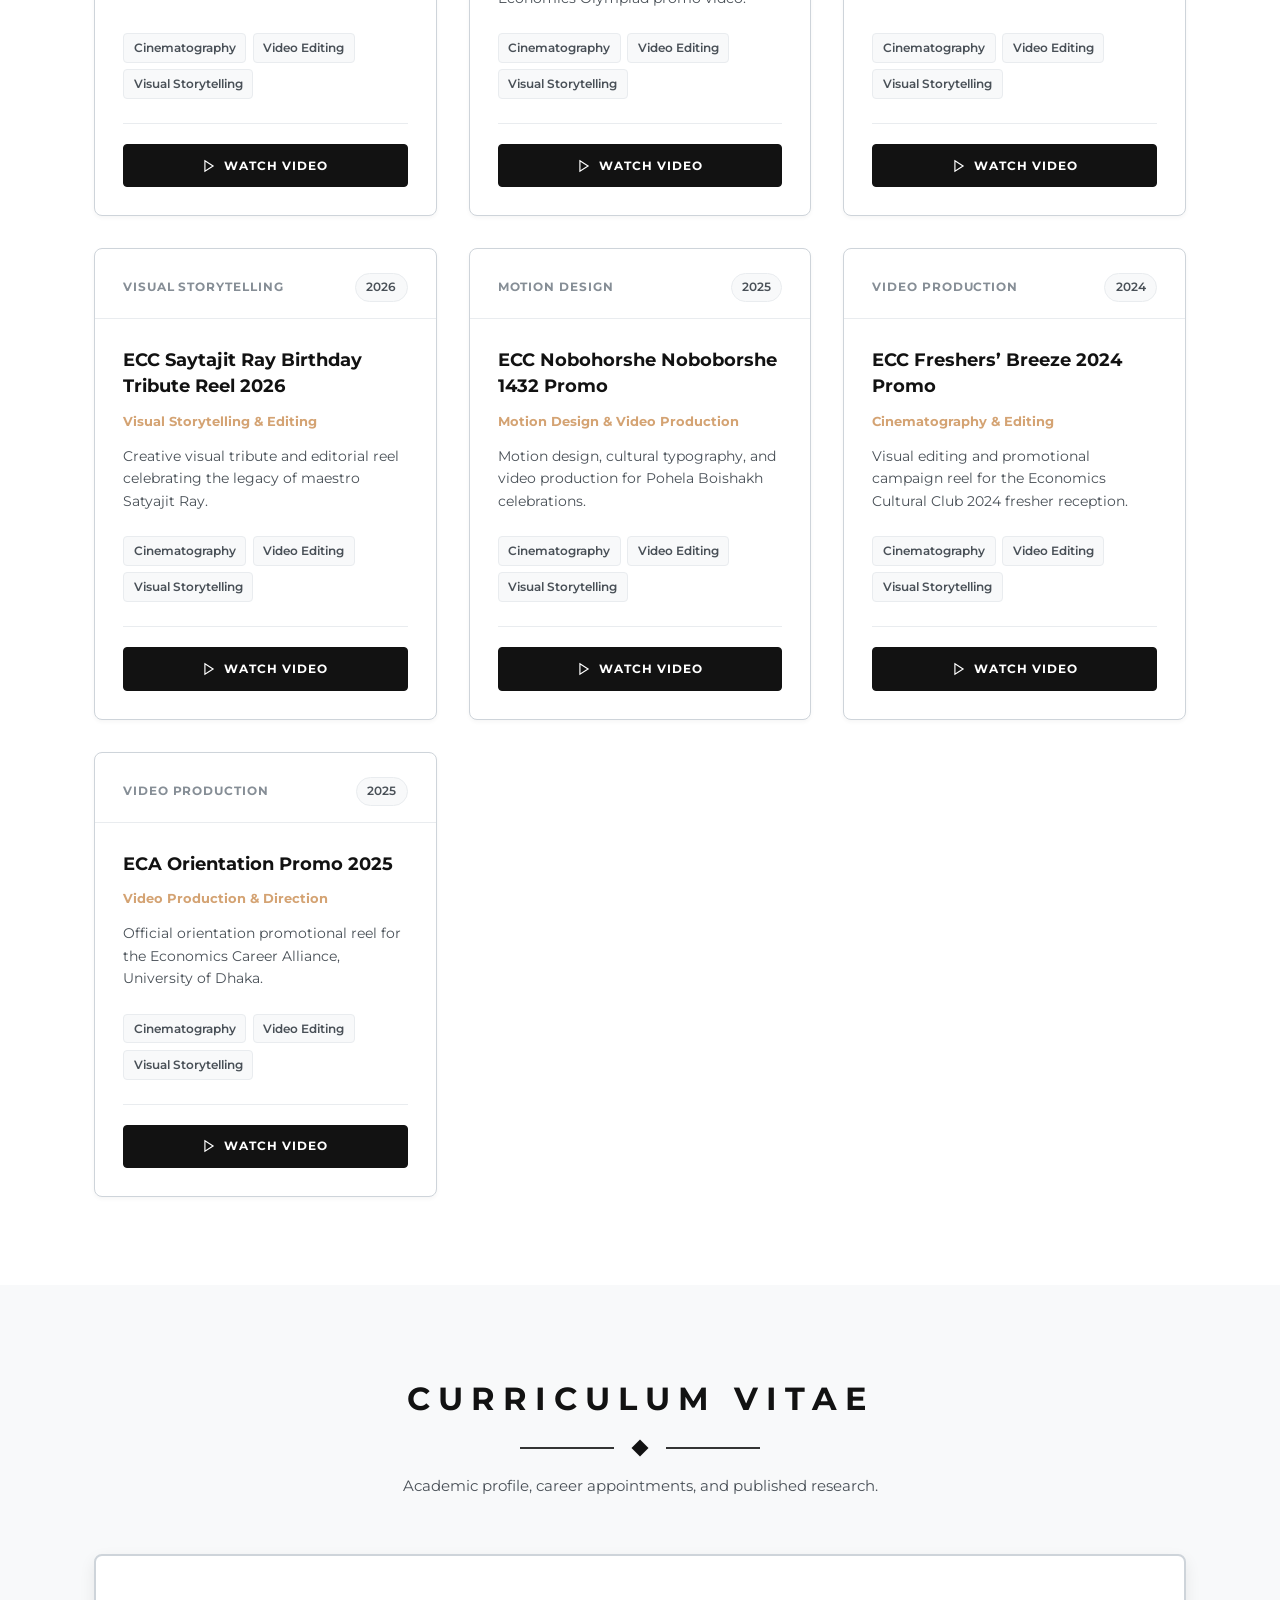
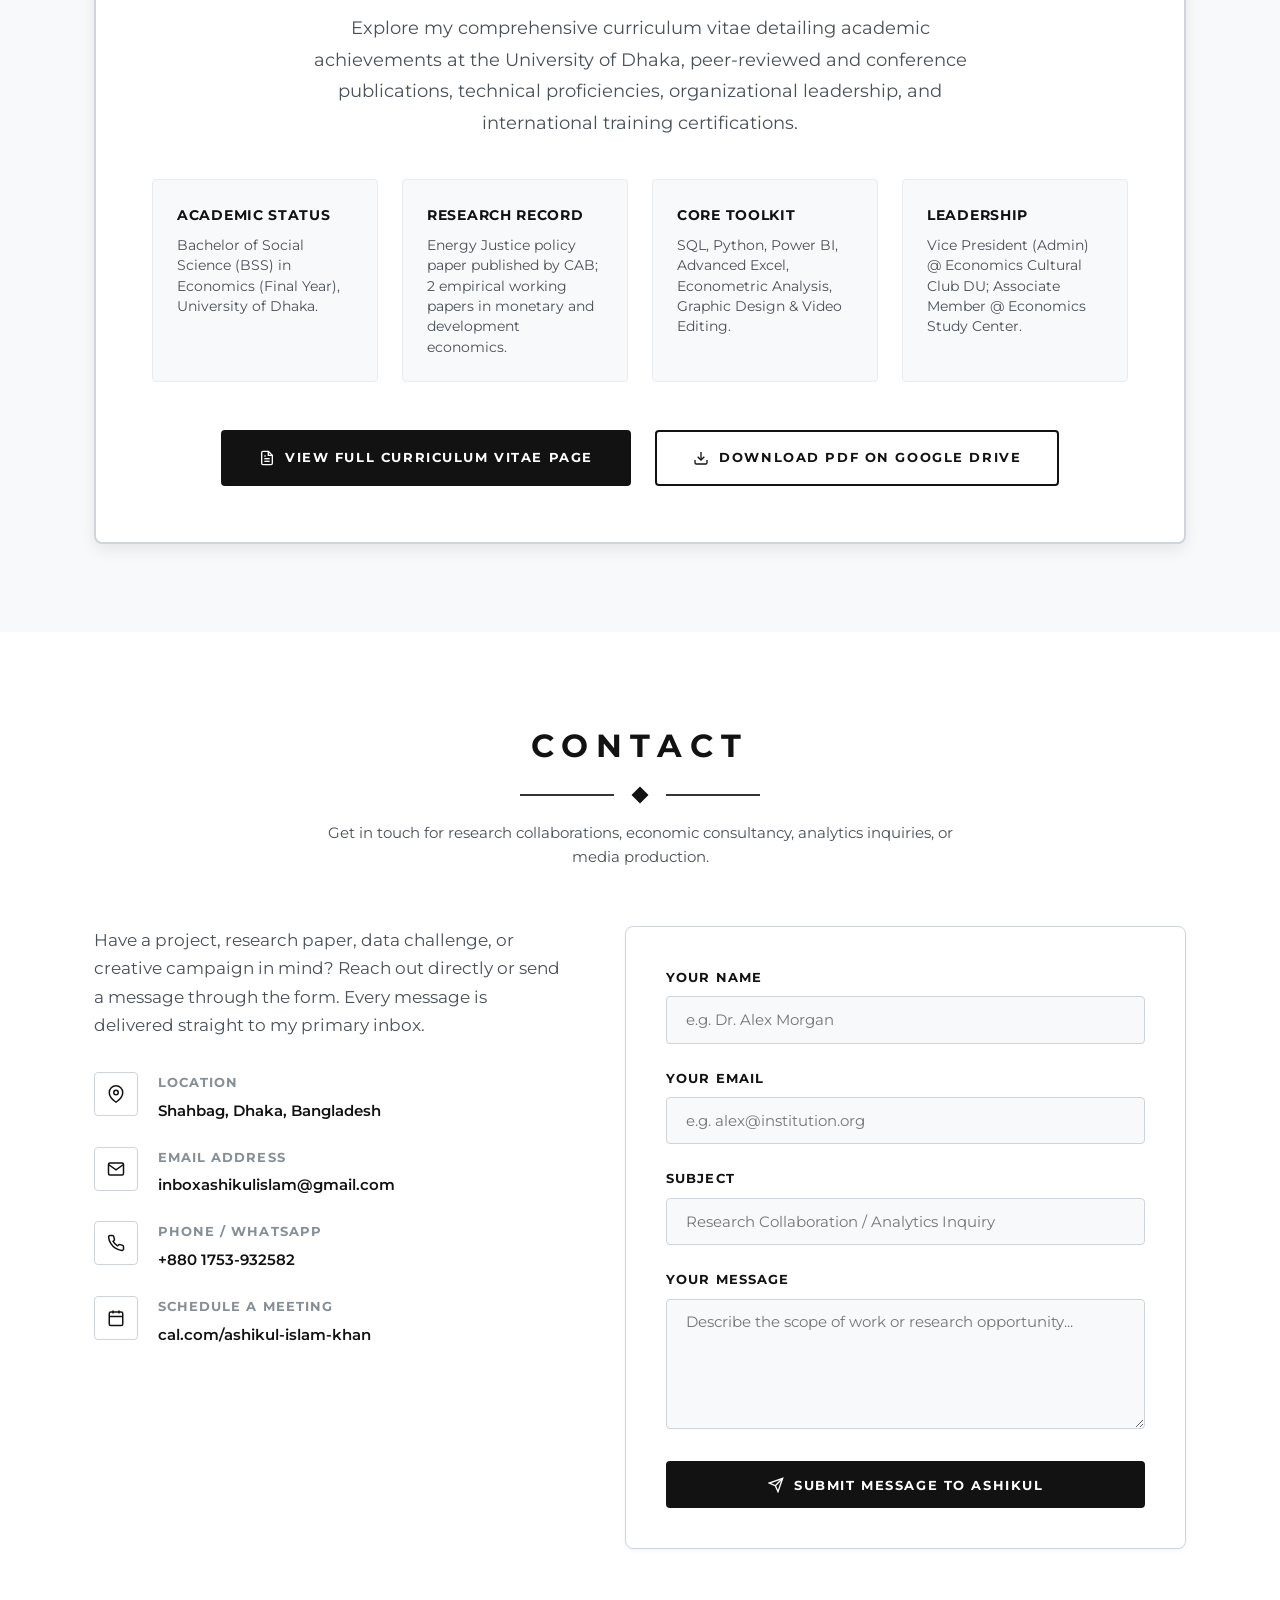
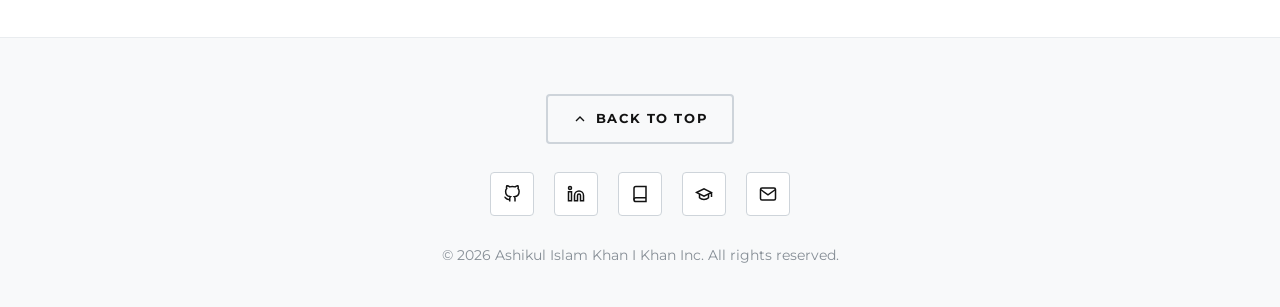
<file: standalone.html>
<!DOCTYPE html>
<html lang="en" data-theme="light">
<head>
  <meta charset="UTF-8">
  <meta name="viewport" content="width=device-width, initial-scale=1.0">
  <title>Ashikul Islam Khan | Portfolio & Curriculum Vitae</title>
  <meta name="description" content="Portfolio of Ashikul Islam Khan — Economics Undergraduate at University of Dhaka, Policy Research Enthusiast, Aspiring Data Analyst, Graphic Designer, Video Editor, Climate Activist.">
  
  <!-- Tomasz Gajda Signature Fonts: Montserrat & Inter -->
  <link rel="preconnect" href="https://fonts.googleapis.com">
  <link rel="preconnect" href="https://fonts.gstatic.com" crossorigin>
  <link href="https://fonts.googleapis.com/css2?family=Montserrat:wght@300;400;500;600;700;800&family=Inter:wght@400;500;600;700&family=JetBrains+Mono:wght@400;500;600&display=swap" rel="stylesheet">
  
  <style>
/* ==========================================================================
   TOMASZ GAJDA DESIGN SYSTEM - PORTFOLIO & CURRICULUM VITAE
   Inspired by Tomasz Gajda Figma Community Template (node-id: 7-4)
   Clean, Modern, Geometric Minimalism with Light & Dark Modes
   ========================================================================== */

:root {
  /* DAYLIGHT (LIGHT) THEME */
  --bg-primary: #ffffff;
  --bg-secondary: #f8f9fa;
  --bg-card: #ffffff;
  --bg-card-hover: #f1f3f5;
  --bg-inverted: #121212;
  
  --text-primary: #121212;
  --text-secondary: #495057;
  --text-muted: #868e96;
  --text-inverted: #ffffff;
  
  --border-primary: #121212;
  --border-subtle: #e9ecef;
  --border-medium: #ced4da;
  
  --accent-color: #000000;
  --accent-contrast: #ffffff;
  --accent-electric: #0d6efd;
  --accent-gold: #d4a373;
  --accent-emerald: #198754;

  --shadow-sm: 0 2px 4px rgba(0, 0, 0, 0.04);
  --shadow-md: 0 6px 16px rgba(0, 0, 0, 0.08);
  --shadow-lg: 0 12px 28px rgba(0, 0, 0, 0.12);
  --shadow-card: 0 4px 12px rgba(0, 0, 0, 0.05);

  --font-heading: 'Montserrat', -apple-system, BlinkMacSystemFont, 'Segoe UI', Roboto, sans-serif;
  --font-body: 'Montserrat', -apple-system, BlinkMacSystemFont, 'Segoe UI', Roboto, sans-serif;
  --font-mono: 'JetBrains Mono', SFMono-Regular, Menlo, Monaco, Consolas, monospace;

  --container-width: 1140px;
  --radius-sm: 4px;
  --radius-md: 8px;
  --radius-lg: 12px;
  --radius-pill: 9999px;
  
  --transition-fast: 0.2s cubic-bezier(0.16, 1, 0.3, 1);
  --transition-normal: 0.3s cubic-bezier(0.16, 1, 0.3, 1);
}

[data-theme="dark"] {
  /* DUSK (DARK) THEME - Tomasz Gajda Signature Dark Mode */
  --bg-primary: #121212;
  --bg-secondary: #1a1a1a;
  --bg-card: #1e1e1e;
  --bg-card-hover: #262626;
  --bg-inverted: #ffffff;
  
  --text-primary: #ffffff;
  --text-secondary: #ced4da;
  --text-muted: #868e96;
  --text-inverted: #121212;
  
  --border-primary: #ffffff;
  --border-subtle: #2b2b2b;
  --border-medium: #3d3d3d;
  
  --accent-color: #ffffff;
  --accent-contrast: #121212;
  --accent-electric: #3b82f6;
  --accent-gold: #e9c46a;
  --accent-emerald: #20c997;

  --shadow-sm: 0 2px 6px rgba(0, 0, 0, 0.35);
  --shadow-md: 0 6px 20px rgba(0, 0, 0, 0.5);
  --shadow-lg: 0 14px 34px rgba(0, 0, 0, 0.7);
  --shadow-card: 0 4px 14px rgba(0, 0, 0, 0.4);
}

/* ==========================================================================
   Base & Reset Styles
   ========================================================================== */
*, *::before, *::after {
  box-sizing: border-box;
  margin: 0;
  padding: 0;
}

html {
  font-size: 16px;
  scroll-behavior: smooth;
  -webkit-font-smoothing: antialiased;
  -moz-osx-font-smoothing: grayscale;
}

body {
  font-family: var(--font-body);
  background-color: var(--bg-primary);
  color: var(--text-primary);
  line-height: 1.65;
  min-height: 100vh;
  transition: background-color var(--transition-normal), color var(--transition-normal);
  overflow-x: hidden;
}

a {
  color: inherit;
  text-decoration: none;
  transition: color var(--transition-fast), border-color var(--transition-fast), background-color var(--transition-fast);
}

img {
  max-width: 100%;
  display: block;
}

button {
  font-family: inherit;
  cursor: pointer;
  border: none;
  background: none;
  transition: all var(--transition-fast);
}

ul, ol {
  list-style: none;
}

.container {
  width: 100%;
  max-width: var(--container-width);
  margin: 0 auto;
  padding: 0 1.5rem;
}

/* ==========================================================================
   Tomasz Gajda Signature Section Dividers
   ========================================================================== */
.section {
  padding: 5.5rem 0;
}

.section-alt {
  background-color: var(--bg-secondary);
}

.tg-section-header {
  text-align: center;
  margin-bottom: 3.5rem;
}

.tg-section-title {
  font-family: var(--font-heading);
  font-size: 2rem;
  font-weight: 700;
  letter-spacing: 0.25em;
  text-transform: uppercase;
  margin-bottom: 1rem;
  color: var(--text-primary);
}

.tg-divider {
  display: flex;
  align-items: center;
  justify-content: center;
  gap: 1.25rem;
  margin: 0 auto 1.25rem auto;
  max-width: 240px;
}

.tg-divider-line {
  flex: 1;
  height: 2px;
  background-color: var(--text-primary);
  opacity: 0.85;
}

.tg-divider-diamond {
  display: inline-flex;
  align-items: center;
  justify-content: center;
  width: 12px;
  height: 12px;
  background-color: var(--text-primary);
  transform: rotate(45deg);
}

.tg-section-subtitle {
  font-size: 0.95rem;
  color: var(--text-secondary);
  max-width: 640px;
  margin: 0 auto;
  font-weight: 400;
  line-height: 1.6;
}

/* ==========================================================================
   Header & Navigation
   ========================================================================== */
.site-header {
  position: sticky;
  top: 0;
  left: 0;
  width: 100%;
  z-index: 1000;
  background-color: var(--bg-primary);
  border-bottom: 1px solid var(--border-subtle);
  transition: background-color var(--transition-normal), border-color var(--transition-normal);
  backdrop-filter: blur(12px);
  -webkit-backdrop-filter: blur(12px);
}

.nav-container {
  display: flex;
  align-items: center;
  justify-content: space-between;
  height: 76px;
}

.nav-brand {
  display: flex;
  align-items: center;
  gap: 0.75rem;
  text-decoration: none;
}

.brand-monogram {
  display: flex;
  align-items: center;
  justify-content: center;
  width: 42px;
  height: 42px;
  border: 2px solid var(--border-primary);
  font-family: var(--font-heading);
  font-weight: 800;
  font-size: 1.15rem;
  letter-spacing: 0.05em;
  color: var(--text-primary);
  background-color: transparent;
  transition: all var(--transition-fast);
}

.nav-brand:hover .brand-monogram {
  background-color: var(--border-primary);
  color: var(--bg-primary);
}

.brand-text {
  display: flex;
  flex-direction: column;
}

.brand-title {
  font-family: var(--font-heading);
  font-weight: 700;
  font-size: 1.05rem;
  letter-spacing: 0.04em;
  color: var(--text-primary);
}

.brand-subtitle {
  font-size: 0.72rem;
  font-weight: 500;
  color: var(--text-muted);
  letter-spacing: 0.02em;
}

.nav-menu {
  display: flex;
  align-items: center;
  gap: 1.75rem;
}

.nav-link {
  font-family: var(--font-heading);
  font-size: 0.82rem;
  font-weight: 600;
  letter-spacing: 0.1em;
  text-transform: uppercase;
  color: var(--text-secondary);
  position: relative;
  padding: 0.5rem 0;
}

.nav-link::after {
  content: '';
  position: absolute;
  bottom: 0;
  left: 0;
  width: 0%;
  height: 2px;
  background-color: var(--text-primary);
  transition: width var(--transition-fast);
}

.nav-link:hover,
.nav-link.active {
  color: var(--text-primary);
}

.nav-link:hover::after,
.nav-link.active::after {
  width: 100%;
}

.nav-link.nav-link-badge {
  display: inline-flex;
  align-items: center;
  gap: 0.4rem;
  padding: 0.35rem 0.85rem;
  border: 1px solid var(--border-medium);
  border-radius: var(--radius-sm);
  background: var(--bg-secondary);
}

.nav-link.nav-link-badge:hover,
.nav-link.nav-link-badge.active {
  background-color: var(--text-primary);
  color: var(--bg-primary);
  border-color: var(--text-primary);
}

.nav-link.nav-link-badge::after {
  display: none;
}

.nav-actions {
  display: flex;
  align-items: center;
  gap: 1rem;
}

/* Theme Switcher Button - Top Right */
.theme-switch-btn {
  display: flex;
  align-items: center;
  justify-content: center;
  width: 42px;
  height: 42px;
  border: 2px solid var(--border-subtle);
  border-radius: var(--radius-sm);
  background: var(--bg-secondary);
  color: var(--text-primary);
  transition: all var(--transition-fast);
}

.theme-switch-btn:hover {
  border-color: var(--border-primary);
  background-color: var(--bg-card-hover);
  transform: translateY(-1px);
}

.theme-switch-btn svg {
  width: 18px;
  height: 18px;
}

/* Mobile Nav Toggle */
.mobile-nav-toggle {
  display: none;
  flex-direction: column;
  justify-content: center;
  gap: 5px;
  width: 40px;
  height: 40px;
  padding: 8px;
  border: 1px solid var(--border-subtle);
  border-radius: var(--radius-sm);
  background: transparent;
}

.mobile-nav-toggle span {
  width: 100%;
  height: 2px;
  background-color: var(--text-primary);
  transition: all var(--transition-fast);
}

/* ==========================================================================
   Hero Depth Showcase Header (Cover Banner & Profile Photo with Depth Effect)
   ========================================================================== */
.hero-depth-container {
  margin-bottom: 4rem;
  position: relative;
}

.hero-cover-wrap {
  width: 100%;
  height: 260px;
  border-radius: var(--radius-md);
  overflow: hidden;
  position: relative;
  border: 2px solid var(--border-medium);
  box-shadow: var(--shadow-md);
  background-color: var(--bg-secondary);
}

.hero-cover-img {
  width: 100%;
  height: 100%;
  object-fit: cover;
  object-position: center;
  transition: transform 0.6s cubic-bezier(0.16, 1, 0.3, 1);
}

.hero-cover-wrap:hover .hero-cover-img {
  transform: scale(1.02);
}

.hero-cover-overlay {
  position: absolute;
  top: 0;
  left: 0;
  width: 100%;
  height: 100%;
  background: linear-gradient(180deg, rgba(0, 0, 0, 0.05) 0%, rgba(0, 0, 0, 0.45) 100%);
  pointer-events: none;
}

[data-theme="dark"] .hero-cover-overlay {
  background: linear-gradient(180deg, rgba(18, 18, 18, 0.2) 0%, rgba(18, 18, 18, 0.75) 100%);
}

/* Avatar Frame Overlapping with 3D Depth */
.hero-avatar-depth-wrap {
  display: flex;
  align-items: flex-end;
  gap: 2rem;
  margin-top: -85px;
  padding: 0 2rem;
  position: relative;
  z-index: 10;
}

.hero-avatar-frame {
  position: relative;
  width: 165px;
  height: 165px;
  border-radius: 16px;
  padding: 6px;
  background-color: var(--bg-card);
  border: 3px solid var(--border-primary);
  box-shadow: 0 20px 45px -10px rgba(0, 0, 0, 0.35), 0 0 0 2px var(--border-subtle);
  flex-shrink: 0;
  transition: transform var(--transition-fast), box-shadow var(--transition-fast);
}

.hero-avatar-frame:hover {
  transform: translateY(-4px) scale(1.02);
  box-shadow: 0 28px 55px -10px rgba(0, 0, 0, 0.45);
}

.hero-avatar-img {
  width: 100%;
  height: 100%;
  border-radius: 10px;
  object-fit: cover;
  object-position: center top;
}

.avatar-status-dot {
  position: absolute;
  bottom: 8px;
  right: 8px;
  width: 16px;
  height: 16px;
  background-color: var(--accent-emerald);
  border: 3px solid var(--bg-card);
  border-radius: 50%;
  box-shadow: 0 0 0 2px rgba(32, 201, 151, 0.4);
}

.hero-avatar-meta {
  padding-bottom: 0.5rem;
}

.hero-avatar-name {
  font-family: var(--font-heading);
  font-size: 1.75rem;
  font-weight: 800;
  text-transform: uppercase;
  letter-spacing: 0.04em;
  color: var(--text-primary);
  line-height: 1.2;
}

.hero-avatar-dept {
  font-size: 0.92rem;
  font-weight: 600;
  color: var(--text-secondary);
  margin-bottom: 0.65rem;
}

.hero-avatar-pills {
  display: flex;
  flex-wrap: wrap;
  gap: 0.5rem;
}

.hero-meta-pill {
  font-family: var(--font-heading);
  font-size: 0.72rem;
  font-weight: 700;
  text-transform: uppercase;
  letter-spacing: 0.08em;
  padding: 0.25rem 0.65rem;
  background-color: var(--bg-card);
  border: 1px solid var(--border-medium);
  border-radius: var(--radius-sm);
  color: var(--text-primary);
}

/* ==========================================================================
   Hero Section Layout
   ========================================================================== */
.hero-section {
  padding: 3rem 0 5rem 0;
  position: relative;
}

.hero-grid {
  display: grid;
  grid-template-columns: 1.2fr 0.8fr;
  align-items: center;
  gap: 3.5rem;
}

.hero-content {
  display: flex;
  flex-direction: column;
}

.hero-greeting {
  font-family: var(--font-heading);
  font-size: 1.15rem;
  font-weight: 500;
  letter-spacing: 0.12em;
  text-transform: uppercase;
  color: var(--text-secondary);
  margin-bottom: 0.4rem;
}

.hero-name {
  font-family: var(--font-heading);
  font-size: 3.25rem;
  font-weight: 800;
  letter-spacing: -0.02em;
  line-height: 1.1;
  text-transform: uppercase;
  color: var(--text-primary);
  margin-bottom: 1.25rem;
}

.hero-tagline {
  font-family: var(--font-heading);
  font-size: 0.95rem;
  font-weight: 600;
  line-height: 1.55;
  color: var(--text-secondary);
  border-left: 3px solid var(--border-primary);
  padding-left: 1rem;
  margin-bottom: 1.5rem;
}

.hero-bio {
  font-size: 0.96rem;
  color: var(--text-secondary);
  line-height: 1.7;
  margin-bottom: 2rem;
  max-width: 580px;
}

.hero-socials {
  display: flex;
  align-items: center;
  gap: 0.85rem;
  margin-bottom: 2.25rem;
}

.social-icon-btn {
  display: flex;
  align-items: center;
  justify-content: center;
  width: 44px;
  height: 44px;
  border: 1px solid var(--border-medium);
  border-radius: var(--radius-sm);
  background-color: var(--bg-card);
  color: var(--text-primary);
  transition: all var(--transition-fast);
}

.social-icon-btn:hover {
  background-color: var(--text-primary);
  color: var(--bg-primary);
  border-color: var(--text-primary);
  transform: translateY(-2px);
  box-shadow: var(--shadow-sm);
}

.social-icon-btn svg {
  width: 18px;
  height: 18px;
}

.hero-buttons {
  display: flex;
  flex-wrap: wrap;
  align-items: center;
  gap: 1.15rem;
}

/* Button Styles */
.tg-btn {
  display: inline-flex;
  align-items: center;
  justify-content: center;
  gap: 0.65rem;
  padding: 0.85rem 1.85rem;
  font-family: var(--font-heading);
  font-size: 0.82rem;
  font-weight: 700;
  letter-spacing: 0.12em;
  text-transform: uppercase;
  border-radius: var(--radius-sm);
  transition: all var(--transition-fast);
  cursor: pointer;
  text-decoration: none;
}

.tg-btn-primary {
  background-color: var(--text-primary);
  color: var(--bg-primary);
  border: 2px solid var(--text-primary);
}

.tg-btn-primary:hover {
  background-color: transparent;
  color: var(--text-primary);
}

.tg-btn-outline {
  background-color: transparent;
  color: var(--text-primary);
  border: 2px solid var(--text-primary);
}

.tg-btn-outline:hover {
  background-color: var(--text-primary);
  color: var(--bg-primary);
}

.tg-btn svg {
  width: 16px;
  height: 16px;
}

/* Profile Card */
.hero-visual {
  position: relative;
}

.profile-card {
  background-color: var(--bg-card);
  border: 2px solid var(--border-medium);
  border-radius: var(--radius-md);
  padding: 2.25rem;
  box-shadow: var(--shadow-md);
  position: relative;
}

.profile-card::before {
  content: '';
  position: absolute;
  top: -8px;
  left: -8px;
  width: 100%;
  height: 100%;
  border: 2px solid var(--border-subtle);
  border-radius: var(--radius-md);
  z-index: -1;
  pointer-events: none;
}

.profile-badge-row {
  display: flex;
  align-items: center;
  justify-content: space-between;
  margin-bottom: 1.5rem;
  padding-bottom: 1.25rem;
  border-bottom: 1px solid var(--border-subtle);
}

.status-pill {
  display: inline-flex;
  align-items: center;
  gap: 0.5rem;
  font-size: 0.75rem;
  font-weight: 600;
  letter-spacing: 0.05em;
  text-transform: uppercase;
  color: var(--text-secondary);
  background: var(--bg-secondary);
  padding: 0.35rem 0.85rem;
  border-radius: var(--radius-pill);
  border: 1px solid var(--border-subtle);
}

.pulse-indicator {
  width: 8px;
  height: 8px;
  border-radius: 50%;
  background-color: var(--accent-emerald);
  box-shadow: 0 0 0 0 rgba(32, 201, 151, 0.7);
  animation: pulse-ring 2s infinite;
}

@keyframes pulse-ring {
  0% { transform: scale(0.95); box-shadow: 0 0 0 0 rgba(32, 201, 151, 0.7); }
  70% { transform: scale(1); box-shadow: 0 0 0 6px rgba(32, 201, 151, 0); }
  100% { transform: scale(0.95); box-shadow: 0 0 0 0 rgba(32, 201, 151, 0); }
}

.affiliation-box {
  display: flex;
  align-items: center;
  gap: 1rem;
  margin-bottom: 1.5rem;
}

.du-seal-icon {
  width: 46px;
  height: 46px;
  display: flex;
  align-items: center;
  justify-content: center;
  border: 2px solid var(--text-primary);
  font-family: var(--font-heading);
  font-weight: 800;
  font-size: 1.2rem;
}

.affiliation-details h4 {
  font-size: 0.98rem;
  font-weight: 700;
  text-transform: uppercase;
  letter-spacing: 0.04em;
}

.affiliation-details p {
  font-size: 0.84rem;
  color: var(--text-secondary);
}

.profile-stats-grid {
  display: grid;
  grid-template-columns: repeat(2, 1fr);
  gap: 0.85rem;
  margin-bottom: 1.5rem;
}

.stat-item {
  background-color: var(--bg-secondary);
  border: 1px solid var(--border-subtle);
  border-radius: var(--radius-sm);
  padding: 0.85rem;
  text-align: center;
}

.stat-number {
  font-family: var(--font-heading);
  font-size: 0.95rem;
  font-weight: 800;
  color: var(--text-primary);
  display: block;
  margin-bottom: 0.15rem;
}

.stat-label {
  font-size: 0.72rem;
  font-weight: 600;
  color: var(--text-muted);
  text-transform: uppercase;
  letter-spacing: 0.05em;
}

.profile-contact-quick {
  border-top: 1px solid var(--border-subtle);
  padding-top: 1.25rem;
}

.quick-row {
  display: flex;
  justify-content: space-between;
  align-items: center;
  font-size: 0.82rem;
  padding: 0.35rem 0;
}

.quick-label {
  color: var(--text-muted);
  font-weight: 500;
}

.quick-val {
  font-weight: 600;
  color: var(--text-primary);
}

/* ==========================================================================
   About Me Section
   ========================================================================== */
.about-card {
  background-color: var(--bg-card);
  border: 1px solid var(--border-medium);
  border-radius: var(--radius-md);
  padding: 3rem;
  box-shadow: var(--shadow-sm);
}

.about-lead {
  font-size: 1.15rem;
  line-height: 1.8;
  color: var(--text-primary);
  font-weight: 500;
  margin-bottom: 2rem;
}

.about-features-grid {
  display: grid;
  grid-template-columns: repeat(3, 1fr);
  gap: 1.75rem;
  margin-top: 2rem;
  padding-top: 2rem;
  border-top: 1px solid var(--border-subtle);
}

.about-feat-box {
  background-color: var(--bg-secondary);
  border: 1px solid var(--border-subtle);
  border-radius: var(--radius-sm);
  padding: 1.5rem;
  transition: transform var(--transition-fast);
}

.about-feat-box:hover {
  transform: translateY(-2px);
  border-color: var(--border-primary);
}

.about-feat-icon {
  width: 36px;
  height: 36px;
  display: flex;
  align-items: center;
  justify-content: center;
  background-color: var(--text-primary);
  color: var(--bg-primary);
  margin-bottom: 1rem;
}

.about-feat-icon svg {
  width: 18px;
  height: 18px;
}

.about-feat-box h4 {
  font-family: var(--font-heading);
  font-size: 0.95rem;
  font-weight: 700;
  letter-spacing: 0.05em;
  text-transform: uppercase;
  margin-bottom: 0.5rem;
}

.about-feat-box p {
  font-size: 0.85rem;
  color: var(--text-secondary);
  line-height: 1.6;
}

/* ==========================================================================
   Skills Section
   ========================================================================== */
.skills-grid {
  display: grid;
  grid-template-columns: repeat(2, 1fr);
  gap: 2rem;
}

.skill-category-card {
  background-color: var(--bg-card);
  border: 1px solid var(--border-medium);
  border-radius: var(--radius-md);
  padding: 2.25rem;
  box-shadow: var(--shadow-sm);
  transition: all var(--transition-fast);
}

.skill-category-card:hover {
  border-color: var(--border-primary);
  box-shadow: var(--shadow-md);
  transform: translateY(-3px);
}

.skill-card-header {
  display: flex;
  align-items: center;
  gap: 1rem;
  margin-bottom: 1.75rem;
  padding-bottom: 1.25rem;
  border-bottom: 1px solid var(--border-subtle);
}

.skill-header-icon {
  width: 40px;
  height: 40px;
  border: 2px solid var(--text-primary);
  display: flex;
  align-items: center;
  justify-content: center;
  color: var(--text-primary);
}

.skill-header-icon svg {
  width: 20px;
  height: 20px;
}

.skill-category-title {
  font-family: var(--font-heading);
  font-size: 1.15rem;
  font-weight: 700;
  text-transform: uppercase;
  letter-spacing: 0.08em;
}

.skill-items-list {
  display: flex;
  flex-wrap: wrap;
  gap: 0.75rem;
}

.skill-pill {
  display: inline-flex;
  align-items: center;
  gap: 0.5rem;
  background-color: var(--bg-secondary);
  border: 1px solid var(--border-medium);
  padding: 0.55rem 1rem;
  border-radius: var(--radius-sm);
  font-size: 0.85rem;
  font-weight: 600;
  color: var(--text-primary);
  transition: all var(--transition-fast);
}

.skill-pill:hover {
  background-color: var(--text-primary);
  color: var(--bg-primary);
  border-color: var(--text-primary);
  transform: translateY(-1px);
}

/* ==========================================================================
   Experience Section
   ========================================================================== */
.experience-layout {
  display: flex;
  flex-direction: column;
  gap: 3.5rem;
}

.exp-category-block {
  margin-bottom: 1rem;
}

.exp-category-heading {
  font-family: var(--font-heading);
  font-size: 1.35rem;
  font-weight: 800;
  text-transform: uppercase;
  letter-spacing: 0.12em;
  margin-bottom: 2rem;
  display: flex;
  align-items: center;
  gap: 0.85rem;
}

.exp-category-heading::after {
  content: '';
  flex: 1;
  height: 1px;
  background-color: var(--border-medium);
}

.timeline-cards {
  display: flex;
  flex-direction: column;
  gap: 1.75rem;
}

.timeline-item {
  background-color: var(--bg-card);
  border: 1px solid var(--border-medium);
  border-left: 4px solid var(--text-primary);
  border-radius: var(--radius-sm);
  padding: 2rem;
  box-shadow: var(--shadow-sm);
  transition: all var(--transition-fast);
}

.timeline-item:hover {
  border-color: var(--border-primary);
  border-left: 4px solid var(--accent-electric);
  box-shadow: var(--shadow-md);
  transform: translateX(4px);
}

.item-top-row {
  display: flex;
  justify-content: space-between;
  align-items: flex-start;
  flex-wrap: wrap;
  gap: 1rem;
  margin-bottom: 0.5rem;
}

.item-role-title {
  font-family: var(--font-heading);
  font-size: 1.15rem;
  font-weight: 700;
  letter-spacing: 0.02em;
}

.item-period-badge {
  font-family: var(--font-heading);
  font-size: 0.78rem;
  font-weight: 700;
  text-transform: uppercase;
  letter-spacing: 0.08em;
  padding: 0.35rem 0.85rem;
  background-color: var(--bg-secondary);
  border: 1px solid var(--border-subtle);
  border-radius: var(--radius-pill);
  color: var(--text-secondary);
}

.item-organization {
  font-size: 0.95rem;
  font-weight: 600;
  color: var(--text-secondary);
  margin-bottom: 1rem;
}

.item-bullets {
  list-style: none;
  padding: 0;
  margin: 0;
  display: flex;
  flex-direction: column;
  gap: 0.5rem;
}

.item-bullets li {
  position: relative;
  padding-left: 1.5rem;
  font-size: 0.9rem;
  color: var(--text-secondary);
  line-height: 1.6;
}

.item-bullets li::before {
  content: '▪';
  position: absolute;
  left: 0;
  color: var(--text-primary);
  font-size: 1rem;
  line-height: 1.4;
}

/* ==========================================================================
   Portfolio Section
   ========================================================================== */
.portfolio-filters {
  display: flex;
  justify-content: center;
  flex-wrap: wrap;
  gap: 0.75rem;
  margin-bottom: 3.5rem;
}

.filter-btn {
  font-family: var(--font-heading);
  font-size: 0.82rem;
  font-weight: 700;
  text-transform: uppercase;
  letter-spacing: 0.12em;
  padding: 0.65rem 1.4rem;
  border: 1px solid var(--border-medium);
  border-radius: var(--radius-sm);
  background-color: var(--bg-card);
  color: var(--text-secondary);
  transition: all var(--transition-fast);
}

.filter-btn:hover,
.filter-btn.active {
  background-color: var(--text-primary);
  color: var(--bg-primary);
  border-color: var(--text-primary);
}

.portfolio-grid {
  display: grid;
  grid-template-columns: repeat(auto-fill, minmax(340px, 1fr));
  gap: 2rem;
}

.project-card {
  background-color: var(--bg-card);
  border: 1px solid var(--border-medium);
  border-radius: var(--radius-md);
  overflow: hidden;
  display: flex;
  flex-direction: column;
  transition: all var(--transition-fast);
  box-shadow: var(--shadow-sm);
}

.project-card:hover {
  border-color: var(--border-primary);
  box-shadow: var(--shadow-md);
  transform: translateY(-4px);
}

.project-card-header {
  padding: 1.5rem 1.75rem 1rem 1.75rem;
  display: flex;
  justify-content: space-between;
  align-items: center;
  border-bottom: 1px solid var(--border-subtle);
}

.project-tag {
  font-family: var(--font-heading);
  font-size: 0.72rem;
  font-weight: 700;
  text-transform: uppercase;
  letter-spacing: 0.08em;
  color: var(--text-muted);
}

.project-status {
  font-size: 0.72rem;
  font-weight: 600;
  padding: 0.25rem 0.65rem;
  border-radius: var(--radius-pill);
  background-color: var(--bg-secondary);
  border: 1px solid var(--border-subtle);
  color: var(--text-secondary);
}

.project-card-body {
  padding: 1.75rem;
  flex: 1;
  display: flex;
  flex-direction: column;
}

.project-title {
  font-family: var(--font-heading);
  font-size: 1.15rem;
  font-weight: 700;
  margin-bottom: 0.75rem;
  line-height: 1.4;
  color: var(--text-primary);
}

.project-desc {
  font-size: 0.88rem;
  color: var(--text-secondary);
  line-height: 1.6;
  margin-bottom: 1.5rem;
  flex: 1;
}

.project-tech-stack {
  display: flex;
  flex-wrap: wrap;
  gap: 0.4rem;
  margin-bottom: 1.5rem;
}

.tech-tag {
  font-size: 0.75rem;
  font-weight: 600;
  background-color: var(--bg-secondary);
  padding: 0.25rem 0.6rem;
  border-radius: var(--radius-sm);
  color: var(--text-secondary);
  border: 1px solid var(--border-subtle);
}

.project-card-actions {
  display: flex;
  gap: 0.75rem;
  padding-top: 1.25rem;
  border-top: 1px solid var(--border-subtle);
}

.btn-card-action {
  display: inline-flex;
  align-items: center;
  justify-content: center;
  gap: 0.5rem;
  font-family: var(--font-heading);
  font-size: 0.78rem;
  font-weight: 700;
  letter-spacing: 0.08em;
  text-transform: uppercase;
  padding: 0.65rem 1rem;
  border: 1px solid var(--border-medium);
  border-radius: var(--radius-sm);
  background-color: var(--bg-card);
  color: var(--text-primary);
  flex: 1;
  text-align: center;
  transition: all var(--transition-fast);
}

.btn-card-action:hover {
  background-color: var(--text-primary);
  color: var(--bg-primary);
  border-color: var(--text-primary);
}

.btn-card-action.btn-accent {
  background-color: var(--text-primary);
  color: var(--bg-primary);
  border-color: var(--text-primary);
}

.btn-card-action.btn-accent:hover {
  background-color: transparent;
  color: var(--text-primary);
}

.btn-card-action svg {
  width: 14px;
  height: 14px;
}

/* ==========================================================================
   CV Showcase Banner (On Main Page)
   ========================================================================== */
.cv-preview-card {
  background-color: var(--bg-card);
  border: 2px solid var(--border-medium);
  border-radius: var(--radius-md);
  padding: 3.5rem;
  box-shadow: var(--shadow-md);
  text-align: center;
}

.cv-preview-lead {
  font-size: 1.1rem;
  color: var(--text-secondary);
  max-width: 680px;
  margin: 0 auto 2.5rem auto;
  line-height: 1.8;
}

.cv-preview-highlights {
  display: grid;
  grid-template-columns: repeat(4, 1fr);
  gap: 1.5rem;
  margin-bottom: 3rem;
  text-align: left;
}

.cv-highlight-box {
  background-color: var(--bg-secondary);
  border: 1px solid var(--border-subtle);
  border-radius: var(--radius-sm);
  padding: 1.5rem;
}

.cv-highlight-box h4 {
  font-family: var(--font-heading);
  font-size: 0.88rem;
  font-weight: 700;
  text-transform: uppercase;
  letter-spacing: 0.05em;
  margin-bottom: 0.5rem;
  color: var(--text-primary);
}

.cv-highlight-box p {
  font-size: 0.85rem;
  color: var(--text-secondary);
  line-height: 1.5;
}

.cv-preview-buttons {
  display: flex;
  justify-content: center;
  flex-wrap: wrap;
  gap: 1.5rem;
}

/* ==========================================================================
   Full Dedicated CV Page Styles (cv.html)
   ========================================================================== */
.cv-page-wrap {
  padding: 3rem 0 6rem 0;
}

.cv-container-card {
  background-color: var(--bg-card);
  border: 2px solid var(--border-medium);
  border-radius: var(--radius-md);
  padding: 3.5rem;
  box-shadow: var(--shadow-md);
  position: relative;
}

.cv-action-banner {
  display: flex;
  align-items: center;
  justify-content: space-between;
  flex-wrap: wrap;
  gap: 1.25rem;
  background-color: var(--bg-secondary);
  border: 1px solid var(--border-medium);
  border-radius: var(--radius-sm);
  padding: 1.25rem 1.75rem;
  margin-bottom: 3rem;
}

.cv-banner-info {
  display: flex;
  flex-direction: column;
}

.cv-banner-title {
  font-family: var(--font-heading);
  font-size: 0.95rem;
  font-weight: 700;
  text-transform: uppercase;
  letter-spacing: 0.05em;
  color: var(--text-primary);
}

.cv-banner-desc {
  font-size: 0.82rem;
  color: var(--text-muted);
}

.cv-banner-actions {
  display: flex;
  align-items: center;
  gap: 1rem;
}

.cv-header {
  border-bottom: 2px solid var(--border-primary);
  padding-bottom: 2rem;
  margin-bottom: 2.5rem;
}

.cv-name {
  font-family: var(--font-heading);
  font-size: 2.25rem;
  font-weight: 800;
  letter-spacing: -0.02em;
  text-transform: uppercase;
  margin-bottom: 0.5rem;
  color: var(--text-primary);
}

.cv-tagline {
  font-family: var(--font-heading);
  font-size: 1rem;
  font-weight: 600;
  color: var(--text-secondary);
  margin-bottom: 1rem;
  line-height: 1.5;
}

.cv-contact-bar {
  display: flex;
  flex-wrap: wrap;
  gap: 1.25rem;
  font-size: 0.88rem;
  color: var(--text-secondary);
  font-weight: 500;
}

.cv-contact-item {
  display: inline-flex;
  align-items: center;
  gap: 0.4rem;
}

.cv-contact-item a {
  text-decoration: underline;
  text-underline-offset: 3px;
}

.cv-contact-item a:hover {
  color: var(--accent-electric);
}

.cv-block {
  margin-bottom: 2.75rem;
}

.cv-block-title {
  font-family: var(--font-heading);
  font-size: 1.2rem;
  font-weight: 800;
  letter-spacing: 0.12em;
  text-transform: uppercase;
  border-bottom: 1.5px solid var(--border-medium);
  padding-bottom: 0.5rem;
  margin-bottom: 1.25rem;
  color: var(--text-primary);
}

.cv-summary-text {
  font-size: 0.95rem;
  line-height: 1.75;
  color: var(--text-secondary);
}

.cv-competencies-grid {
  display: grid;
  grid-template-columns: repeat(4, 1fr);
  gap: 1.5rem;
}

.cv-comp-col h4 {
  font-family: var(--font-heading);
  font-size: 0.88rem;
  font-weight: 700;
  text-transform: uppercase;
  letter-spacing: 0.05em;
  margin-bottom: 0.75rem;
  color: var(--text-primary);
}

.cv-comp-list {
  display: flex;
  flex-direction: column;
  gap: 0.4rem;
}

.cv-comp-list li {
  font-size: 0.85rem;
  color: var(--text-secondary);
  position: relative;
  padding-left: 1.15rem;
}

.cv-comp-list li::before {
  content: '•';
  position: absolute;
  left: 0;
  color: var(--text-primary);
}

.cv-entry {
  margin-bottom: 1.75rem;
}

.cv-entry-head {
  display: flex;
  justify-content: space-between;
  align-items: baseline;
  flex-wrap: wrap;
  gap: 0.5rem;
  margin-bottom: 0.25rem;
}

.cv-entry-role {
  font-family: var(--font-heading);
  font-size: 1.05rem;
  font-weight: 700;
  color: var(--text-primary);
}

.cv-entry-date {
  font-family: var(--font-heading);
  font-size: 0.85rem;
  font-weight: 600;
  color: var(--text-muted);
}

.cv-entry-sub {
  font-size: 0.92rem;
  font-weight: 600;
  color: var(--text-secondary);
  margin-bottom: 0.65rem;
}

.cv-bullets {
  padding-left: 1.25rem;
  display: flex;
  flex-direction: column;
  gap: 0.4rem;
}

.cv-bullets li {
  list-style: disc;
  font-size: 0.9rem;
  color: var(--text-secondary);
  line-height: 1.6;
}

.cv-research-item {
  margin-bottom: 1.5rem;
  padding-bottom: 1.25rem;
  border-bottom: 1px dashed var(--border-subtle);
}

.cv-research-item:last-child {
  border-bottom: none;
  margin-bottom: 0;
  padding-bottom: 0;
}

.cv-research-title {
  font-family: var(--font-heading);
  font-size: 1.05rem;
  font-weight: 700;
  margin-bottom: 0.25rem;
}

.cv-research-title a {
  text-decoration: underline;
  text-underline-offset: 3px;
  color: var(--text-primary);
}

.cv-research-title a:hover {
  color: var(--accent-electric);
}

.cv-research-meta {
  font-size: 0.85rem;
  font-weight: 600;
  color: var(--text-muted);
  margin-bottom: 0.4rem;
}

.cv-research-desc {
  font-size: 0.9rem;
  color: var(--text-secondary);
  line-height: 1.6;
}

.cv-grid-2col {
  display: grid;
  grid-template-columns: repeat(2, 1fr);
  gap: 2rem;
}

.cv-edu-item {
  margin-bottom: 1.25rem;
}

.cv-edu-degree {
  font-family: var(--font-heading);
  font-size: 0.98rem;
  font-weight: 700;
  color: var(--text-primary);
}

.cv-edu-inst {
  font-size: 0.9rem;
  color: var(--text-secondary);
}

.cv-cert-item {
  margin-bottom: 0.85rem;
  font-size: 0.9rem;
  color: var(--text-secondary);
  line-height: 1.5;
}

.cv-lang-item {
  font-size: 0.92rem;
  color: var(--text-secondary);
  margin-bottom: 0.5rem;
}

/* ==========================================================================
   Contact Section
   ========================================================================== */
.contact-grid {
  display: grid;
  grid-template-columns: 1fr 1.2fr;
  gap: 4rem;
}

.contact-info-panel {
  display: flex;
  flex-direction: column;
}

.contact-lead {
  font-size: 1.05rem;
  color: var(--text-secondary);
  line-height: 1.7;
  margin-bottom: 2rem;
}

.contact-details-list {
  display: flex;
  flex-direction: column;
  gap: 1.5rem;
  margin-bottom: 2.5rem;
}

.contact-detail-row {
  display: flex;
  align-items: flex-start;
  gap: 1.25rem;
}

.contact-icon-box {
  width: 44px;
  height: 44px;
  border: 1px solid var(--border-medium);
  border-radius: var(--radius-sm);
  display: flex;
  align-items: center;
  justify-content: center;
  color: var(--text-primary);
  background-color: var(--bg-card);
  flex-shrink: 0;
}

.contact-icon-box svg {
  width: 18px;
  height: 18px;
}

.contact-row-text h4 {
  font-family: var(--font-heading);
  font-size: 0.82rem;
  font-weight: 700;
  text-transform: uppercase;
  letter-spacing: 0.08em;
  color: var(--text-muted);
  margin-bottom: 0.25rem;
}

.contact-row-text p,
.contact-row-text a {
  font-size: 0.95rem;
  font-weight: 600;
  color: var(--text-primary);
}

.contact-row-text a:hover {
  text-decoration: underline;
}

.tg-contact-form {
  background-color: var(--bg-card);
  border: 1px solid var(--border-medium);
  border-radius: var(--radius-md);
  padding: 2.5rem;
  box-shadow: var(--shadow-sm);
  position: relative;
}

.form-group {
  margin-bottom: 1.5rem;
}

.form-label {
  display: block;
  font-family: var(--font-heading);
  font-size: 0.82rem;
  font-weight: 700;
  text-transform: uppercase;
  letter-spacing: 0.08em;
  color: var(--text-primary);
  margin-bottom: 0.5rem;
}

.form-input,
.form-textarea {
  width: 100%;
  padding: 0.85rem 1.15rem;
  font-family: inherit;
  font-size: 0.92rem;
  border: 1px solid var(--border-medium);
  border-radius: var(--radius-sm);
  background-color: var(--bg-secondary);
  color: var(--text-primary);
  transition: all var(--transition-fast);
}

.form-input:focus,
.form-textarea:focus {
  outline: none;
  border-color: var(--text-primary);
  background-color: var(--bg-primary);
  box-shadow: 0 0 0 3px rgba(0, 0, 0, 0.06);
}

[data-theme="dark"] .form-input:focus,
[data-theme="dark"] .form-textarea:focus {
  box-shadow: 0 0 0 3px rgba(255, 255, 255, 0.1);
}

.form-textarea {
  resize: vertical;
  min-height: 130px;
}

/* ==========================================================================
   Footer & Back-to-Top
   ========================================================================== */
.site-footer {
  background-color: var(--bg-secondary);
  border-top: 1px solid var(--border-subtle);
  padding: 3.5rem 0 2.5rem 0;
  text-align: center;
}

.footer-content {
  display: flex;
  flex-direction: column;
  align-items: center;
  gap: 1.75rem;
}

.back-to-top-btn {
  display: inline-flex;
  align-items: center;
  gap: 0.5rem;
  font-family: var(--font-heading);
  font-size: 0.82rem;
  font-weight: 700;
  text-transform: uppercase;
  letter-spacing: 0.12em;
  padding: 0.75rem 1.5rem;
  border: 2px solid var(--border-medium);
  border-radius: var(--radius-sm);
  color: var(--text-primary);
  transition: all var(--transition-fast);
}

.back-to-top-btn:hover {
  border-color: var(--text-primary);
  background-color: var(--text-primary);
  color: var(--bg-primary);
}

.footer-socials {
  display: flex;
  gap: 1.25rem;
}

.footer-copy {
  font-size: 0.85rem;
  color: var(--text-muted);
}

/* ==========================================================================
   Toast Notification
   ========================================================================== */
.liquid-toast {
  position: fixed;
  bottom: 2rem;
  right: 2rem;
  background-color: var(--text-primary);
  color: var(--bg-primary);
  padding: 0.85rem 1.5rem;
  border-radius: var(--radius-sm);
  font-family: var(--font-heading);
  font-size: 0.85rem;
  font-weight: 600;
  box-shadow: var(--shadow-lg);
  display: flex;
  align-items: center;
  gap: 0.75rem;
  z-index: 9999;
  transform: translateY(120px);
  opacity: 0;
  transition: transform 0.3s cubic-bezier(0.16, 1, 0.3, 1), opacity 0.3s cubic-bezier(0.16, 1, 0.3, 1);
  pointer-events: none;
}

.liquid-toast.show {
  transform: translateY(0);
  opacity: 1;
  pointer-events: auto;
}

/* ==========================================================================
   BibTeX Modal
   ========================================================================== */
.modal-overlay {
  position: fixed;
  top: 0;
  left: 0;
  width: 100%;
  height: 100%;
  background-color: rgba(0, 0, 0, 0.65);
  display: flex;
  align-items: center;
  justify-content: center;
  z-index: 10000;
  opacity: 0;
  visibility: hidden;
  transition: all var(--transition-fast);
  padding: 1.5rem;
}

.modal-overlay.active {
  opacity: 1;
  visibility: visible;
}

.modal-dialog {
  background-color: var(--bg-card);
  border: 1px solid var(--border-medium);
  border-radius: var(--radius-md);
  width: 100%;
  max-width: 620px;
  padding: 2.25rem;
  box-shadow: var(--shadow-lg);
  transform: scale(0.95);
  transition: transform var(--transition-fast);
}

.modal-overlay.active .modal-dialog {
  transform: scale(1);
}

.modal-head {
  display: flex;
  justify-content: space-between;
  align-items: center;
  margin-bottom: 1.5rem;
}

.modal-head h3 {
  font-family: var(--font-heading);
  font-size: 1.15rem;
  font-weight: 700;
  text-transform: uppercase;
  letter-spacing: 0.05em;
}

.modal-close-btn {
  font-size: 1.5rem;
  color: var(--text-muted);
  cursor: pointer;
  line-height: 1;
}

.modal-close-btn:hover {
  color: var(--text-primary);
}

.modal-code-block {
  background-color: var(--bg-secondary);
  border: 1px solid var(--border-subtle);
  border-radius: var(--radius-sm);
  padding: 1.25rem;
  font-family: var(--font-mono);
  font-size: 0.85rem;
  white-space: pre-wrap;
  color: var(--text-primary);
  max-height: 320px;
  overflow-y: auto;
  margin-bottom: 1.5rem;
}

/* ==========================================================================
   Responsive Breakpoints
   ========================================================================== */
@media (max-width: 992px) {
  .hero-grid {
    grid-template-columns: 1fr;
    gap: 3rem;
  }

  .skills-grid {
    grid-template-columns: 1fr;
  }

  .about-features-grid {
    grid-template-columns: 1fr;
  }

  .cv-preview-highlights {
    grid-template-columns: repeat(2, 1fr);
  }

  .cv-competencies-grid {
    grid-template-columns: repeat(2, 1fr);
  }

  .contact-grid {
    grid-template-columns: 1fr;
    gap: 3rem;
  }
}

@media (max-width: 768px) {
  .nav-menu {
    display: none;
    position: absolute;
    top: 76px;
    left: 0;
    width: 100%;
    background-color: var(--bg-primary);
    border-bottom: 1px solid var(--border-subtle);
    flex-direction: column;
    padding: 1.5rem;
    gap: 1rem;
    box-shadow: var(--shadow-md);
  }

  .nav-menu.active {
    display: flex;
  }

  .mobile-nav-toggle {
    display: flex;
  }

  .hero-name {
    font-size: 2.35rem;
  }

  .hero-cover-wrap {
    height: 180px;
  }

  .hero-avatar-depth-wrap {
    flex-direction: column;
    align-items: center;
    text-align: center;
    margin-top: -65px;
    gap: 1rem;
  }

  .hero-avatar-frame {
    width: 130px;
    height: 130px;
  }

  .hero-avatar-pills {
    justify-content: center;
  }

  .cv-container-card {
    padding: 2rem 1.5rem;
  }

  .cv-preview-card {
    padding: 2rem 1.5rem;
  }

  .cv-preview-highlights {
    grid-template-columns: 1fr;
  }

  .cv-competencies-grid {
    grid-template-columns: 1fr;
  }

  .cv-grid-2col {
    grid-template-columns: 1fr;
  }

  .portfolio-grid {
    grid-template-columns: 1fr;
  }
}

@media print {
  .site-header,
  .site-footer,
  .hero-section,
  #about,
  #skills,
  #experience,
  #portfolio,
  #contact,
  .cv-action-banner,
  .liquid-toast,
  .modal-overlay {
    display: none !important;
  }

  body {
    background: #ffffff !important;
    color: #000000 !important;
    padding: 0 !important;
  }

  .cv-page-wrap,
  #curriculum-vitae {
    padding: 0 !important;
  }

  .cv-container-card {
    border: none !important;
    box-shadow: none !important;
    padding: 0 !important;
  }
}

</style>
</head>
<body>

  <!-- =========================================================================
       Navigation Header (Tomasz Gajda Minimalist Layout)
       ========================================================================= -->
  <header class="site-header">
    <div class="container nav-container">
      <a href="#hero" class="nav-brand">
        <div class="brand-monogram">AK</div>
        <div class="brand-text">
          <span class="brand-title" id="navBrandName">Ashikul Islam Khan</span>
          <span class="brand-subtitle">University of Dhaka · Economics</span>
        </div>
      </a>

      <!-- Desktop Nav Menu -->
      <nav class="nav-menu" id="navMenu">
        <a href="#about" class="nav-link">About me</a>
        <a href="#skills" class="nav-link">Skills</a>
        <a href="#experience" class="nav-link">Experience</a>
        <a href="#portfolio" class="nav-link">Portfolio</a>
        <a href="cv.html" class="nav-link nav-link-badge">Curriculum Vitae</a>
        <a href="#contact" class="nav-link">Contact</a>
      </nav>

      <!-- Nav Actions: Theme Switcher on Top Right -->
      <div class="nav-actions">
        <button class="theme-switch-btn" id="themeToggleBtn" onclick="toggleThemeMode()" title="Switch Light / Dark Theme" aria-label="Toggle Theme">
          <svg id="themeIcon" width="18" height="18" viewBox="0 0 24 24" fill="none" stroke="currentColor" stroke-width="2">
            <circle cx="12" cy="12" r="5"></circle>
            <line x1="12" y1="1" x2="12" y2="3"></line>
            <line x1="12" y1="21" x2="12" y2="23"></line>
            <line x1="4.22" y1="4.22" x2="5.64" y2="5.64"></line>
            <line x1="18.36" y1="18.36" x2="19.78" y2="19.78"></line>
            <line x1="1" y1="12" x2="3" y2="12"></line>
            <line x1="21" y1="12" x2="23" y2="12"></line>
            <line x1="4.22" y1="19.78" x2="5.64" y2="18.36"></line>
            <line x1="18.36" y1="5.64" x2="19.78" y2="4.22"></line>
          </svg>
        </button>

        <!-- Mobile Nav Hamburger -->
        <button class="mobile-nav-toggle" id="mobileNavToggle" onclick="toggleMobileNav()" aria-label="Open Navigation Menu">
          <span></span>
          <span></span>
          <span></span>
        </button>
      </div>
    </div>
  </header>

  <!-- =========================================================================
       Hero Section with Depth Effect Photo & Cover Showcase
       ========================================================================= -->
  <main>
    <section class="section hero-section" id="hero">
      <div class="container">
        
        <!-- Depth Effect Header: Wide Cover Banner with Overlapping Profile Avatar -->
        <div class="hero-depth-container">
          <div class="hero-cover-wrap">
            <img src="https://lh3.googleusercontent.com/d/1Dk0RN3GHEtjhmo3mSIWDaxehFmhE5TpN" alt="Ashikul Islam Khan Cover Banner" class="hero-cover-img" onerror="this.onerror=null; this.src='images/cover.jpg';" />
            <div class="hero-cover-overlay"></div>
          </div>
          
          <div class="hero-avatar-depth-wrap">
            <div class="hero-avatar-frame">
              <img src="https://lh3.googleusercontent.com/d/1Z7pPWIxV9gye9s76BSakGmEKOqz_btL1" alt="Ashikul Islam Khan" class="hero-avatar-img" onerror="this.onerror=null; this.src='images/profile.jpg';" />
              <span class="avatar-status-dot" title="Available for Roles"></span>
            </div>
            <div class="hero-avatar-meta">
              <h2 class="hero-avatar-name">Ashikul Islam Khan</h2>
              <div class="hero-avatar-dept">Department of Economics · University of Dhaka</div>
              <div class="hero-avatar-pills">
                <span class="hero-meta-pill">Development Economics</span>
                <span class="hero-meta-pill">Policy Research</span>
                <span class="hero-meta-pill">Data Analytics</span>
                <span class="hero-meta-pill">Visual Media</span>
              </div>
            </div>
          </div>
        </div>

        <!-- Main Hero Details Grid -->
        <div class="hero-grid">
          <!-- Left Hero Content -->
          <div class="hero-content">
            <span class="hero-greeting">Hi, I am</span>
            <h1 class="hero-name" id="heroFullName">Ashikul Islam Khan</h1>
            
            <div class="hero-tagline" id="heroTagline">
              Economics Undergraduate | Research Enthusiast | Aspiring Data Analyst | Graphic Designer | Video Editor | Climate Activist
            </div>

            <p class="hero-bio" id="heroBio">
              Analytical and creative Economics undergraduate at the University of Dhaka. Combines a strong foundation in development economics and data analysis (SQL, Python, Power BI) with advanced skills in graphic design, cinematography, and video editing. Recognized for published policy research on energy justice and organizational leadership. Seeking roles that leverage both evidence-based research and impactful visual storytelling.
            </p>

            <!-- Quick Social Links Bar -->
            <div class="hero-socials">
              <a href="https://github.com/ashikulislamkhan" target="_blank" rel="noopener" class="social-icon-btn" title="GitHub Profile">
                <svg viewBox="0 0 24 24" fill="none" stroke="currentColor" stroke-width="2"><path d="M9 19c-5 1.5-5-2.5-7-3m14 6v-3.87a3.37 3.37 0 0 0-.94-2.61c3.14-.35 6.44-1.54 6.44-7A5.44 5.44 0 0 0 20 4.77 5.07 5.07 0 0 0 19.91 1S18.73.65 16 2.48a13.38 13.38 0 0 0-7 0C6.27.65 5.09 1 5.09 1A5.07 5.07 0 0 0 5 4.77a5.44 5.44 0 0 0-1.5 3.78c0 5.42 3.3 6.61 6.44 7A3.37 3.37 0 0 0 9 18.13V22"></path></svg>
              </a>
              <a href="https://linkedin.com/in/ashikul-islam-khan" target="_blank" rel="noopener" class="social-icon-btn" title="LinkedIn Profile">
                <svg viewBox="0 0 24 24" fill="none" stroke="currentColor" stroke-width="2"><path d="M16 8a6 6 0 0 1 6 6v7h-4v-7a2 2 0 0 0-2-2 2 2 0 0 0-2 2v7h-4v-7a6 6 0 0 1 6-6z"></path><rect x="2" y="9" width="4" height="12"></rect><circle cx="4" cy="4" r="2"></circle></svg>
              </a>
              <a href="https://www.researchgate.net/profile/Ashikul-Islam-Khan" target="_blank" rel="noopener" class="social-icon-btn" title="ResearchGate Publications">
                <svg viewBox="0 0 24 24" fill="none" stroke="currentColor" stroke-width="2"><path d="M4 19.5A2.5 2.5 0 0 1 6.5 17H20"></path><path d="M6.5 2H20v20H6.5A2.5 2.5 0 0 1 4 19.5v-15A2.5 2.5 0 0 1 6.5 2z"></path></svg>
              </a>
              <a href="https://scholar.google.com/citations?hl=en&authuser=3&user=39HR9nwAAAAJ" target="_blank" rel="noopener" class="social-icon-btn" title="Google Scholar">
                <svg viewBox="0 0 24 24" fill="none" stroke="currentColor" stroke-width="2"><path d="M22 10v6M2 10l10-5 10 5-10 5z"></path><path d="M6 12v5c3 3 9 3 12 0v-5"></path></svg>
              </a>
              <a href="mailto:inboxashikulislam@gmail.com" class="social-icon-btn" title="Send Email">
                <svg viewBox="0 0 24 24" fill="none" stroke="currentColor" stroke-width="2"><path d="M4 4h16c1.1 0 2 .9 2 2v12c0 1.1-.9 2-2 2H4c-1.1 0-2-.9-2-2V6c0-1.1.9-2 2-2z"></path><polyline points="22,6 12,13 2,6"></polyline></svg>
              </a>
            </div>

            <!-- Hero Action Buttons -->
            <div class="hero-buttons">
              <a href="#contact" class="tg-btn tg-btn-primary">
                <svg viewBox="0 0 24 24" fill="none" stroke="currentColor" stroke-width="2"><path d="M21 15a2 2 0 0 1-2 2H7l-4 4V5a2 2 0 0 1 2-2h14a2 2 0 0 1 2 2z"></path></svg>
                <span>Contact me</span>
              </a>
              <a href="cv.html" class="tg-btn tg-btn-outline" title="Open Curriculum Vitae Subpage">
                <svg viewBox="0 0 24 24" fill="none" stroke="currentColor" stroke-width="2"><path d="M14 2H6a2 2 0 0 0-2 2v16a2 2 0 0 0 2 2h12a2 2 0 0 0 2-2V8z"></path><polyline points="14 2 14 8 20 8"></polyline><line x1="16" y1="13" x2="8" y2="13"></line><line x1="16" y1="17" x2="8" y2="17"></line><polyline points="10 9 9 9 8 9"></polyline></svg>
                <span>Curriculum Vitae</span>
              </a>
              <a href="https://drive.google.com/drive/folders/1A0wxWFheME4iqwdDmXPXaLomrhGNUptt?usp=drive_link" target="_blank" rel="noopener" class="tg-btn tg-btn-outline" title="Download Official PDF Resume">
                <svg viewBox="0 0 24 24" fill="none" stroke="currentColor" stroke-width="2"><path d="M21 15v4a2 2 0 0 1-2 2H5a2 2 0 0 1-2-2v-4"></path><polyline points="7 10 12 15 17 10"></polyline><line x1="12" y1="15" x2="12" y2="3"></line></svg>
                <span>PDF (Drive)</span>
              </a>
            </div>
          </div>

          <!-- Right Hero Visual / Profile Statistics Card -->
          <div class="hero-visual">
            <div class="profile-card">
              <div class="profile-badge-row">
                <div class="status-pill">
                  <span class="pulse-indicator"></span>
                  <span>Available for Roles</span>
                </div>
                <span style="font-size: 0.78rem; font-weight: 700; color: var(--text-muted); text-transform: uppercase;">Dhaka, BD</span>
              </div>

              <div class="affiliation-box">
                <div class="du-seal-icon">DU</div>
                <div class="affiliation-details">
                  <h4>University of Dhaka</h4>
                  <p>Department of Economics · Final Year</p>
                </div>
              </div>

              <div class="profile-stats-grid" id="heroStatsGrid">
                <div class="stat-item">
                  <span class="stat-number">University of Dhaka</span>
                  <span class="stat-label">Institution</span>
                </div>
                <div class="stat-item">
                  <span class="stat-number">Final Year</span>
                  <span class="stat-label">BSS Economics</span>
                </div>
                <div class="stat-item">
                  <span class="stat-number">3 Papers</span>
                  <span class="stat-label">Policy Research</span>
                </div>
                <div class="stat-item">
                  <span class="stat-number">Score: 129</span>
                  <span class="stat-label">Duolingo English</span>
                </div>
              </div>

              <div class="profile-contact-quick">
                <div class="quick-row">
                  <span class="quick-label">Location</span>
                  <span class="quick-val">Shahbag, Dhaka, Bangladesh</span>
                </div>
                <div class="quick-row">
                  <span class="quick-label">Direct Email</span>
                  <a href="mailto:inboxashikulislam@gmail.com" class="quick-val" style="color: var(--accent-electric);">inboxashikulislam@gmail.com</a>
                </div>
                <div class="quick-row">
                  <span class="quick-label">Phone</span>
                  <a href="tel:+8801753932582" class="quick-val">+880 1753-932582</a>
                </div>
              </div>
            </div>
          </div>
        </div>
      </div>
    </section>

    <!-- =========================================================================
         About Me Section
         ========================================================================= -->
    <section class="section section-alt" id="about">
      <div class="container">
        <div class="tg-section-header">
          <h2 class="tg-section-title">About Me</h2>
          <div class="tg-divider">
            <span class="tg-divider-line"></span>
            <span class="tg-divider-diamond"></span>
            <span class="tg-divider-line"></span>
          </div>
          <p class="tg-section-subtitle">Bridging empirical economics, quantitative data analytics, and impactful multimedia storytelling.</p>
        </div>

        <div class="about-card">
          <p class="about-lead">
            Analytical and creative Economics undergraduate at the University of Dhaka. Combines a strong foundation in development economics and data analysis (SQL, Python, Power BI) with advanced skills in graphic design, cinematography, and video editing. Recognized for published policy research on energy justice and organizational leadership. Seeking roles that leverage both evidence-based research and impactful visual storytelling.
          </p>

          <div class="about-features-grid">
            <div class="about-feat-box">
              <div class="about-feat-icon">
                <svg viewBox="0 0 24 24" fill="none" stroke="currentColor" stroke-width="2"><path d="M3 3v18h18"></path><path d="m19 9-5 5-4-4-3 3"></path></svg>
              </div>
              <h4>Development Economics</h4>
              <p>Rigorous policy research in energy transition, consumer welfare, monetary policy, and exchange rate pass-through mechanics in emerging markets.</p>
            </div>

            <div class="about-feat-box">
              <div class="about-feat-icon">
                <svg viewBox="0 0 24 24" fill="none" stroke="currentColor" stroke-width="2"><polyline points="16 18 22 12 16 6"></polyline><polyline points="8 6 2 12 8 18"></polyline></svg>
              </div>
              <h4>Data Analytics</h4>
              <p>Proficient in SQL querying, Python for data manipulation and visualization, Power BI dashboarding, and advanced econometric modeling.</p>
            </div>

            <div class="about-feat-box">
              <div class="about-feat-icon">
                <svg viewBox="0 0 24 24" fill="none" stroke="currentColor" stroke-width="2"><path d="M12 20h9"></path><path d="M16.5 3.5a2.121 2.121 0 0 1 3 3L7 19l-4 1 1-4L16.5 3.5z"></path></svg>
              </div>
              <h4>Visual Storytelling</h4>
              <p>Advanced graphic design and cinematic video production that transform intricate analytical findings into compelling narratives for public stakeholders.</p>
            </div>
          </div>
        </div>
      </div>
    </section>

    <!-- =========================================================================
         Skills Section (Core Competencies in Tomasz Gajda Grid)
         ========================================================================= -->
    <section class="section" id="skills">
      <div class="container">
        <div class="tg-section-header">
          <h2 class="tg-section-title">Skills</h2>
          <div class="tg-divider">
            <span class="tg-divider-line"></span>
            <span class="tg-divider-diamond"></span>
            <span class="tg-divider-line"></span>
          </div>
          <p class="tg-section-subtitle">Categorized competencies spanning analytical research, quantitative data tools, and creative production.</p>
        </div>

        <div class="skills-grid" id="competenciesContainer">
          <!-- Rendered dynamically by app.js -->
        </div>
      </div>
    </section>

    <!-- =========================================================================
         Experience & Leadership Section
         ========================================================================= -->
    <section class="section section-alt" id="experience">
      <div class="container">
        <div class="tg-section-header">
          <h2 class="tg-section-title">Experience</h2>
          <div class="tg-divider">
            <span class="tg-divider-line"></span>
            <span class="tg-divider-diamond"></span>
            <span class="tg-divider-line"></span>
          </div>
          <p class="tg-section-subtitle">Professional research appointments and student organizational leadership milestones.</p>
        </div>

        <div class="experience-layout">
          <!-- 1. Professional Experience -->
          <div class="exp-category-block">
            <h3 class="exp-category-heading">Professional Experience</h3>
            <div class="timeline-cards" id="workplacesContainer">
              <!-- Rendered dynamically by app.js -->
            </div>
          </div>

          <!-- 2. Leadership Experience -->
          <div class="exp-category-block">
            <h3 class="exp-category-heading">Leadership Experience</h3>
            <div class="timeline-cards" id="leadershipContainer">
              <!-- Rendered dynamically by app.js -->
            </div>
          </div>
        </div>
      </div>
    </section>

    <!-- =========================================================================
         Portfolio Section (Recent Work, Research Papers, Apps & Media)
         ========================================================================= -->
    <section class="section" id="portfolio">
      <div class="container">
        <div class="tg-section-header">
          <h2 class="tg-section-title">Portfolio</h2>
          <div class="tg-divider">
            <span class="tg-divider-line"></span>
            <span class="tg-divider-diamond"></span>
            <span class="tg-divider-line"></span>
          </div>
          <p class="tg-section-subtitle">Published policy papers, econometric research, software projects, and multimedia productions.</p>
        </div>

        <!-- Filter Buttons -->
        <div class="portfolio-filters">
          <button class="filter-btn active" onclick="filterPortfolio('all')">All Works</button>
          <button class="filter-btn" onclick="filterPortfolio('research')">Research Papers</button>
          <button class="filter-btn" onclick="filterPortfolio('projects')">Software & Code</button>
          <button class="filter-btn" onclick="filterPortfolio('media')">Creative & Media</button>
        </div>

        <!-- Dynamic Grid -->
        <div class="portfolio-grid" id="portfolioGridContainer">
          <!-- Rendered dynamically by app.js -->
        </div>
      </div>
    </section>

    <!-- =========================================================================
         Curriculum Vitae Showcase Section (Links to Dedicated Subpage cv.html)
         ========================================================================= -->
    <section class="section section-alt" id="curriculum-vitae">
      <div class="container">
        <div class="tg-section-header">
          <h2 class="tg-section-title">Curriculum Vitae</h2>
          <div class="tg-divider">
            <span class="tg-divider-line"></span>
            <span class="tg-divider-diamond"></span>
            <span class="tg-divider-line"></span>
          </div>
          <p class="tg-section-subtitle">Academic profile, career appointments, and published research.</p>
        </div>

        <div class="cv-preview-card">
          <p class="cv-preview-lead">
            Explore my comprehensive curriculum vitae detailing academic achievements at the University of Dhaka, peer-reviewed and conference publications, technical proficiencies, organizational leadership, and international training certifications.
          </p>

          <div class="cv-preview-highlights">
            <div class="cv-highlight-box">
              <h4>Academic Status</h4>
              <p>Bachelor of Social Science (BSS) in Economics (Final Year), University of Dhaka.</p>
            </div>
            <div class="cv-highlight-box">
              <h4>Research Record</h4>
              <p>Energy Justice policy paper published by CAB; 2 empirical working papers in monetary and development economics.</p>
            </div>
            <div class="cv-highlight-box">
              <h4>Core Toolkit</h4>
              <p>SQL, Python, Power BI, Advanced Excel, Econometric Analysis, Graphic Design & Video Editing.</p>
            </div>
            <div class="cv-highlight-box">
              <h4>Leadership</h4>
              <p>Vice President (Admin) @ Economics Cultural Club DU; Associate Member @ Economics Study Center.</p>
            </div>
          </div>

          <div class="cv-preview-buttons">
            <a href="cv.html" class="tg-btn tg-btn-primary" style="padding: 0.95rem 2.25rem;">
              <svg viewBox="0 0 24 24" fill="none" stroke="currentColor" stroke-width="2"><path d="M14 2H6a2 2 0 0 0-2 2v16a2 2 0 0 0 2 2h12a2 2 0 0 0 2-2V8z"></path><polyline points="14 2 14 8 20 8"></polyline><line x1="16" y1="13" x2="8" y2="13"></line><line x1="16" y1="17" x2="8" y2="17"></line><polyline points="10 9 9 9 8 9"></polyline></svg>
              <span>View Full Curriculum Vitae Page</span>
            </a>
            <a href="https://drive.google.com/drive/folders/1A0wxWFheME4iqwdDmXPXaLomrhGNUptt?usp=drive_link" target="_blank" rel="noopener" class="tg-btn tg-btn-outline" style="padding: 0.95rem 2.25rem;">
              <svg viewBox="0 0 24 24" fill="none" stroke="currentColor" stroke-width="2"><path d="M21 15v4a2 2 0 0 1-2 2H5a2 2 0 0 1-2-2v-4"></path><polyline points="7 10 12 15 17 10"></polyline><line x1="12" y1="15" x2="12" y2="3"></line></svg>
              <span>Download PDF on Google Drive</span>
            </a>
          </div>
        </div>
      </div>
    </section>

    <!-- =========================================================================
         Contact Section (Direct Form with Real Email Delivery)
         ========================================================================= -->
    <section class="section" id="contact">
      <div class="container">
        <div class="tg-section-header">
          <h2 class="tg-section-title">Contact</h2>
          <div class="tg-divider">
            <span class="tg-divider-line"></span>
            <span class="tg-divider-diamond"></span>
            <span class="tg-divider-line"></span>
          </div>
          <p class="tg-section-subtitle">Get in touch for research collaborations, economic consultancy, analytics inquiries, or media production.</p>
        </div>

        <div class="contact-grid">
          <!-- Left Details Panel -->
          <div class="contact-info-panel">
            <p class="contact-lead">
              Have a project, research paper, data challenge, or creative campaign in mind? Reach out directly or send a message through the form. Every message is delivered straight to my primary inbox.
            </p>

            <div class="contact-details-list">
              <div class="contact-detail-row">
                <div class="contact-icon-box">
                  <svg viewBox="0 0 24 24" fill="none" stroke="currentColor" stroke-width="2"><path d="M21 10c0 7-9 13-9 13s-9-6-9-13a9 9 0 0 1 18 0z"></path><circle cx="12" cy="10" r="3"></circle></svg>
                </div>
                <div class="contact-row-text">
                  <h4>Location</h4>
                  <p>Shahbag, Dhaka, Bangladesh</p>
                </div>
              </div>

              <div class="contact-detail-row">
                <div class="contact-icon-box">
                  <svg viewBox="0 0 24 24" fill="none" stroke="currentColor" stroke-width="2"><path d="M4 4h16c1.1 0 2 .9 2 2v12c0 1.1-.9 2-2 2H4c-1.1 0-2-.9-2-2V6c0-1.1.9-2 2-2z"></path><polyline points="22,6 12,13 2,6"></polyline></svg>
                </div>
                <div class="contact-row-text">
                  <h4>Email Address</h4>
                  <p><a href="mailto:inboxashikulislam@gmail.com">inboxashikulislam@gmail.com</a></p>
                </div>
              </div>

              <div class="contact-detail-row">
                <div class="contact-icon-box">
                  <svg viewBox="0 0 24 24" fill="none" stroke="currentColor" stroke-width="2"><path d="M22 16.92v3a2 2 0 0 1-2.18 2 19.79 19.79 0 0 1-8.63-3.07 19.5 19.5 0 0 1-6-6 19.79 19.79 0 0 1-3.07-8.67A2 2 0 0 1 4.11 2h3a2 2 0 0 1 2 1.72 12.84 12.84 0 0 0 .7 2.81 2 2 0 0 1-.45 2.11L8.09 9.91a16 16 0 0 0 6 6l1.27-1.27a2 2 0 0 1 2.11-.45 12.84 12.84 0 0 0 2.81.7A2 2 0 0 1 22 16.92z"></path></svg>
                </div>
                <div class="contact-row-text">
                  <h4>Phone / WhatsApp</h4>
                  <p><a href="tel:+8801753932582">+880 1753-932582</a></p>
                </div>
              </div>

              <div class="contact-detail-row">
                <div class="contact-icon-box">
                  <svg viewBox="0 0 24 24" fill="none" stroke="currentColor" stroke-width="2"><rect x="3" y="4" width="18" height="18" rx="2" ry="2"></rect><line x1="16" y1="2" x2="16" y2="6"></line><line x1="8" y1="2" x2="8" y2="6"></line><line x1="3" y1="10" x2="21" y2="10"></line></svg>
                </div>
                <div class="contact-row-text">
                  <h4>Schedule a Meeting</h4>
                  <p><a href="http://cal.com/ashikul-islam-khan" target="_blank" rel="noopener">cal.com/ashikul-islam-khan</a></p>
                </div>
              </div>
            </div>
          </div>

          <!-- Right Contact Form with direct FormSubmit endpoint -->
          <form class="tg-contact-form" id="contactForm" onsubmit="handleContactSubmit(event)">
            <!-- FormSubmit direct inbox forwarding fields -->
            <input type="hidden" name="_subject" id="formSubmitSubject" value="New Portfolio Message for Ashikul Islam Khan">
            <input type="hidden" name="_captcha" value="false">
            <input type="hidden" name="_template" value="table">
            <input type="hidden" name="_autoresponse" value="Thank you for reaching out to Ashikul Islam Khan. I have received your message and will respond shortly.">

            <div class="form-group">
              <label for="senderName" class="form-label">Your Name</label>
              <input type="text" name="name" id="senderName" class="form-input" placeholder="e.g. Dr. Alex Morgan" required>
            </div>

            <div class="form-group">
              <label for="senderEmail" class="form-label">Your Email</label>
              <input type="email" name="email" id="senderEmail" class="form-input" placeholder="e.g. alex@institution.org" required>
            </div>

            <div class="form-group">
              <label for="msgSubject" class="form-label">Subject</label>
              <input type="text" name="subject" id="msgSubject" class="form-input" placeholder="Research Collaboration / Analytics Inquiry" required>
            </div>

            <div class="form-group">
              <label for="msgContent" class="form-label">Your Message</label>
              <textarea name="message" id="msgContent" class="form-textarea" placeholder="Describe the scope of work or research opportunity..." required></textarea>
            </div>

            <button type="submit" id="submitBtn" class="tg-btn tg-btn-primary" style="width: 100%;">
              <svg viewBox="0 0 24 24" fill="none" stroke="currentColor" stroke-width="2"><line x1="22" y1="2" x2="11" y2="13"></line><polygon points="22 2 15 22 11 13 2 9 22 2"></polygon></svg>
              <span id="submitBtnText">Submit Message to Ashikul</span>
            </button>
          </form>
        </div>
      </div>
    </section>
  </main>

  <!-- =========================================================================
       Footer
       ========================================================================= -->
  <footer class="site-footer">
    <div class="container footer-content">
      <a href="#hero" class="back-to-top-btn">
        <svg width="16" height="16" viewBox="0 0 24 24" fill="none" stroke="currentColor" stroke-width="2"><polyline points="18 15 12 9 6 15"></polyline></svg>
        <span>Back to Top</span>
      </a>

      <div class="footer-socials">
        <a href="https://github.com/ashikulislamkhan" target="_blank" rel="noopener" class="social-icon-btn" title="GitHub">
          <svg viewBox="0 0 24 24" fill="none" stroke="currentColor" stroke-width="2"><path d="M9 19c-5 1.5-5-2.5-7-3m14 6v-3.87a3.37 3.37 0 0 0-.94-2.61c3.14-.35 6.44-1.54 6.44-7A5.44 5.44 0 0 0 20 4.77 5.07 5.07 0 0 0 19.91 1S18.73.65 16 2.48a13.38 13.38 0 0 0-7 0C6.27.65 5.09 1 5.09 1A5.07 5.07 0 0 0 5 4.77a5.44 5.44 0 0 0-1.5 3.78c0 5.42 3.3 6.61 6.44 7A3.37 3.37 0 0 0 9 18.13V22"></path></svg>
        </a>
        <a href="https://linkedin.com/in/ashikul-islam-khan" target="_blank" rel="noopener" class="social-icon-btn" title="LinkedIn">
          <svg viewBox="0 0 24 24" fill="none" stroke="currentColor" stroke-width="2"><path d="M16 8a6 6 0 0 1 6 6v7h-4v-7a2 2 0 0 0-2-2 2 2 0 0 0-2 2v7h-4v-7a6 6 0 0 1 6-6z"></path><rect x="2" y="9" width="4" height="12"></rect><circle cx="4" cy="4" r="2"></circle></svg>
        </a>
        <a href="https://www.researchgate.net/profile/Ashikul-Islam-Khan" target="_blank" rel="noopener" class="social-icon-btn" title="ResearchGate">
          <svg viewBox="0 0 24 24" fill="none" stroke="currentColor" stroke-width="2"><path d="M4 19.5A2.5 2.5 0 0 1 6.5 17H20"></path><path d="M6.5 2H20v20H6.5A2.5 2.5 0 0 1 4 19.5v-15A2.5 2.5 0 0 1 6.5 2z"></path></svg>
        </a>
        <a href="https://scholar.google.com/citations?hl=en&authuser=3&user=39HR9nwAAAAJ" target="_blank" rel="noopener" class="social-icon-btn" title="Google Scholar">
          <svg viewBox="0 0 24 24" fill="none" stroke="currentColor" stroke-width="2"><path d="M22 10v6M2 10l10-5 10 5-10 5z"></path><path d="M6 12v5c3 3 9 3 12 0v-5"></path></svg>
        </a>
        <a href="mailto:inboxashikulislam@gmail.com" class="social-icon-btn" title="Email">
          <svg viewBox="0 0 24 24" fill="none" stroke="currentColor" stroke-width="2"><path d="M4 4h16c1.1 0 2 .9 2 2v12c0 1.1-.9 2-2 2H4c-1.1 0-2-.9-2-2V6c0-1.1.9-2 2-2z"></path><polyline points="22,6 12,13 2,6"></polyline></svg>
        </a>
      </div>

      <p class="footer-copy">
        © 2026 Ashikul Islam Khan I Khan Inc. All rights reserved.
      </p>
    </div>
  </footer>

  <!-- Toast Notification -->
  <div class="liquid-toast" id="liquidToast" role="alert" aria-live="polite">
    <svg width="18" height="18" viewBox="0 0 24 24" fill="none" stroke="currentColor" stroke-width="2"><polyline points="20 6 9 17 4 12"></polyline></svg>
    <span id="toastMessage">Action completed</span>
  </div>

  <!-- BibTeX Modal -->
  <div class="modal-overlay" id="bibtexModal" onclick="closeBibtexModal(event)">
    <div class="modal-dialog" onclick="event.stopPropagation()">
      <div class="modal-head">
        <h3 id="bibtexModalTitle">BibTeX Citation</h3>
        <span class="modal-close-btn" onclick="closeBibtexModal()">&times;</span>
      </div>
      <div class="modal-code-block" id="bibtexCodeBlock"></div>
      <div style="display: flex; justify-content: flex-end; gap: 1rem;">
        <button class="tg-btn tg-btn-outline" onclick="closeBibtexModal()">Close</button>
        <button class="tg-btn tg-btn-primary" onclick="copyBibtexFromModal()">
          <svg width="14" height="14" viewBox="0 0 24 24" fill="none" stroke="currentColor" stroke-width="2"><rect x="9" y="9" width="13" height="13" rx="2" ry="2"></rect><path d="M5 15H4a2 2 0 0 1-2-2V4a2 2 0 0 1 2-2h9a2 2 0 0 1 2 2v1"></path></svg>
          <span>Copy BibTeX</span>
        </button>
      </div>
    </div>
  </div>

  <!-- Data Store & Controller -->
  <script>
/**
 * =========================================================================
 * ASHIKUL ISLAM KHAN - PORTFOLIO CONFIGURATION DATA STORE
 * =========================================================================
 * 
 * 💡 EDITING GUIDE (GitHub-First):
 * You can edit this file directly on GitHub by pressing the pencil icon or '.'!
 * Every segment of the portfolio renders dynamically from this configuration.
 * =========================================================================
 */

const PORTFOLIO_DATA = {
  // -----------------------------------------------------------------------
  // 1. PRIMARY PERSONAL PROFILE
  // -----------------------------------------------------------------------
  profile: {
    fullName: "Ashikul Islam Khan",
    headline: "Economics Undergraduate | Research Enthusiast | Aspiring Data Analyst | Graphic Designer | Video Editor | Climate Activist",
    location: "Shahbag, Dhaka, Bangladesh",
    email: "inboxashikulislam@gmail.com",
    academicEmail: "s-2022112154@econ.du.ac.bd",
    phone: "+880 1753-932582",
    institution: "Department of Economics, University of Dhaka",
    statusBadge: "Final Year Undergraduate · Available for Research, Analytics & Creative Roles",
    
    avatarImage: "https://lh3.googleusercontent.com/d/1Z7pPWIxV9gye9s76BSakGmEKOqz_btL1",
    coverImage: "https://lh3.googleusercontent.com/d/1Dk0RN3GHEtjhmo3mSIWDaxehFmhE5TpN",
    localAvatarFallback: "images/profile.jpg",
    localCoverFallback: "images/cover.jpg",

    googleDriveSync: {
      folderId: "1FuAj4eRImQEsglTggJXU5qlPPM1onbFq",
      folderUrl: "https://drive.google.com/drive/folders/1FuAj4eRImQEsglTggJXU5qlPPM1onbFq?usp=sharing",
      dpFileId: "1Z7pPWIxV9gye9s76BSakGmEKOqz_btL1",
      coverFileId: "1Dk0RN3GHEtjhmo3mSIWDaxehFmhE5TpN"
    },
    
    summary: "Analytical and creative Economics undergraduate at the University of Dhaka. Combines a strong foundation in development economics and data analysis (SQL, Python, Power BI) with advanced skills in graphic design, cinematography, and video editing. Recognized for published policy research on energy justice and organizational leadership. Seeking roles that leverage both evidence-based research and impactful visual storytelling.",
    
    socials: {
      portfolio: "https://ashikulislamkhan.github.io/portfolio/",
      linkedin: "https://linkedin.com/in/ashikul-islam-khan",
      github: "https://github.com/ashikulislamkhan",
      researchgate: "https://www.researchgate.net/profile/Ashikul-Islam-Khan",
      googlescholar: "https://scholar.google.com/citations?hl=en&authuser=3&user=39HR9nwAAAAJ",
      orcid: "https://orcid.org/0009-0001-2470-6484",
      calendly: "http://cal.com/ashikul-islam-khan",
      resumeDrive: "https://drive.google.com/drive/folders/1A0wxWFheME4iqwdDmXPXaLomrhGNUptt?usp=drive_link"
    },

    quickStats: [
      { label: "University", val: "University of Dhaka" },
      { label: "Program", val: "BSS Economics (Final Year)" },
      { label: "Research Manuscripts", val: "3 Papers" },
      { label: "English Proficiency", val: "Duolingo 129" }
    ]
  },

  // -----------------------------------------------------------------------
  // 2. CORE COMPETENCIES (Categorized)
  // -----------------------------------------------------------------------
  competencies: [
    {
      category: "Research & Economics",
      icon: "trending-up",
      skills: ["Policy Research", "Development Economics", "Econometrics", "Data Analysis", "Academic Writing", "Policy Analysis"]
    },
    {
      category: "Technical Skills",
      icon: "cpu",
      skills: ["SQL", "Python", "Power BI", "Advanced Excel", "Microsoft Office Suite", "Data Visualization"]
    },
    {
      category: "Creative & Design Skills",
      icon: "film",
      skills: ["Graphic Design", "Video Editing", "Cinematography", "Visual Storytelling", "Branding & Social Media Design"]
    },
    {
      category: "Professional Skills",
      icon: "award",
      skills: ["Leadership", "Communication", "Project Management", "Public Speaking & Presentation", "Team Collaboration", "Climate Advocacy"]
    }
  ],

  // -----------------------------------------------------------------------
  // 3. PROFESSIONAL EXPERIENCE (Workplaces)
  // -----------------------------------------------------------------------
  workExperience: [
    {
      id: "iisppr-intern",
      role: "Research Intern",
      organization: "International Institute of SDGs & Public Policy Research (IISPPR)",
      location: "Remote",
      period: "September 2026 – Present",
      type: "Research & Public Policy",
      responsibilities: [
        "Conduct research on Sustainable Development Goals and public policy.",
        "Assist in literature reviews, policy analysis, and research documentation.",
        "Collaborate with researchers on policy evaluation projects.",
        "Strengthen analytical and evidence-based research skills."
      ]
    },
    {
      id: "cab-parliamentarian",
      role: "Youth Parliamentarian",
      organization: "Consumers Association of Bangladesh (CAB)",
      location: "Dhaka, Bangladesh",
      period: "September 2025 – Present",
      type: "Policy & Energy Governance",
      achievements: [
        "Authored and published a policy paper on Energy Justice and Consumer Rights in the CAB Youth Parliament 2025 Handbook.",
        "Presented research findings before national leaders, policymakers, and stakeholders."
      ],
      responsibilities: [
        "Conduct policy research on consumer rights, energy justice, and sustainable governance.",
        "Participate in parliamentary sessions, seminars, press briefings, and policy discussions.",
        "Collaborate with Youth Parliament members on CAB's 13-point Energy Justice agenda."
      ]
    },
    {
      id: "ppsrf-designer",
      role: "Graphic Designer",
      organization: "Political and Policy Science Research Foundation (PPSRF)",
      location: "Dhaka, Bangladesh",
      period: "May 2025 – Present",
      type: "Design & Communications",
      achievements: [
        "Designed official visual materials for the 1st Political Science Conference.",
        "Selected as Graphic Designer for the World Democracy Congress."
      ],
      responsibilities: [
        "Designed branding, promotional, and event materials for conferences and institutional activities.",
        "Collaborated with organizing committees on digital and print communications.",
        "Maintained design consistency across digital and print media."
      ]
    }
  ],

  // -----------------------------------------------------------------------
  // 4. LEADERSHIP EXPERIENCE
  // -----------------------------------------------------------------------
  leadershipExperience: [
    {
      id: "ecc-vp",
      role: "Vice President (Administration)",
      organization: "Economics Cultural Club, University of Dhaka",
      location: "Dhaka, Bangladesh",
      period: "September 2024 – Present",
      tagline: "Previously served as Secretary (Talent Acquisition)",
      responsibilities: [
        "Lead club administration and executive operations.",
        "Coordinate large-scale university events.",
        "Manage organizing committees and volunteers."
      ]
    },
    {
      id: "esc-member",
      role: "Associate Member",
      organization: "Economics Study Center",
      location: "Dhaka, Bangladesh",
      period: "May 2024 – October 2026",
      responsibilities: [
        "Organized Bangladesh Economics Summit.",
        "Coordinated seminars, workshops, and academic events.",
        "Worked with internal and external stakeholders."
      ]
    },
    {
      id: "eca-associate",
      role: "Associate (Organizing)",
      organization: "Economics Career Alliance",
      location: "Dhaka, Bangladesh",
      period: "October 2023 – October 2026",
      responsibilities: [
        "Assisted in organizing career expos, competitions, and departmental events.",
        "Managed logistics and participant coordination."
      ]
    },
    {
      id: "aranyak-coordinator",
      role: "Joint Coordinator of E3F",
      organization: "ARANYAK",
      location: "Barishal, Bangladesh",
      period: "2021 – 2023",
      responsibilities: [
        "Led environmental awareness initiatives.",
        "Organized tree plantation and sustainability campaigns.",
        "Coordinated community outreach activities."
      ]
    }
  ],

  // -----------------------------------------------------------------------
  // 5. RESEARCH WORKS & MANUSCRIPTS
  // -----------------------------------------------------------------------
  researchWorks: [
    {
      id: "inflation-targeting-2026",
      title: "Should Bangladesh Bank's Policy Move Towards Inflation Targeting?",
      genre: "Monetary Economics Paper (2026)",
      institution: "Department of Economics, University of Dhaka",
      location: "Dhaka, Bangladesh",
      status: "Unpublished",
      description: "Analyzed 27 years of Bangladesh Bank data using exchange rate pass-through analysis to evaluate the feasibility of inflation targeting.",
      link: "https://www.researchgate.net/publication/414671158_Should_Bangladesh_Bank's_policy_move_towards_inflation_targeting_Should_Bangladesh_Bank's_policy_move_towards_inflation_targeting_Prepared_by_-_The_Rational_Minds",
      bibtex: `@article{khan2026inflation,
  title={Should Bangladesh Bank's Policy Move Towards Inflation Targeting?},
  author={Khan, Ashikul Islam},
  journal={Department of Economics, University of Dhaka Working Papers},
  year={2026},
  month={January},
  address={Dhaka, Bangladesh}
}`
    },
    {
      id: "cuban-development-puzzle-2025",
      title: "The Cuban Development Puzzle: Resilience, Human Capital, and the Dilemma of Reform",
      genre: "Development Economics Paper (2025)",
      institution: "Department of Economics, University of Dhaka",
      location: "Dhaka, Bangladesh",
      status: "Unpublished",
      description: "Examined Cuba's development model, institutional reforms, human development, resilience, and policy challenges.",
      link: "https://www.researchgate.net/publication/414824231_The_Cuban_Development_Puzzle",
      bibtex: `@article{khan2025cuba,
  title={The Cuban Development Puzzle: Resilience, Human Capital, and the Dilemma of Reform},
  author={Khan, Ashikul Islam},
  journal={Department of Economics, University of Dhaka Working Papers},
  year={2025},
  month={December},
  address={Dhaka, Bangladesh}
}`
    },
    {
      id: "energy-justice-2025",
      title: "Energy Justice in Protecting Energy Rights",
      genre: "Conference Paper (Nov 2025)",
      institution: "CAB Youth Parliament 2025",
      location: "Dhaka, Bangladesh",
      status: "Published, CAB Youth Parliament 2025 Handbook",
      description: "Examined energy justice, renewable energy governance, and consumer rights in Bangladesh.",
      link: "https://www.researchgate.net/publication/415124221_Energy_Justice_in_Protecting_Energy_Rights",
      bibtex: `@inproceedings{khan2025energyjustice,
  title={Energy Justice in Protecting Energy Rights},
  author={Khan, Ashikul Islam},
  booktitle={Consumers Association of Bangladesh (CAB) Youth Parliament 2025 Handbook},
  year={2025},
  month={November},
  address={Dhaka, Bangladesh}
}`
    }
  ],

  // -----------------------------------------------------------------------
  // 6. APPLICATIONS BUILT (Software / Code Projects)
  // -----------------------------------------------------------------------
  projects: [
    {
      name: "AirShare",
      tagline: "Free Cloud File Sharing Platform",
      description: "A fast, fully free web-based file-sharing cloud utility designed for effortless peer-to-peer file transfer.",
      stack: ["JavaScript", "Cloud API", "Web Application"],
      liveUrl: "https://ashikulislamkhan.github.io/airshare/",
      githubUrl: "https://github.com/ashikulislamkhan"
    },
    {
      name: "KonVert",
      tagline: "100% Client-Side Offline File Converter",
      description: "A secure, privacy-first file converting website that processes documents and media fully offline within your browser.",
      stack: ["WebAssembly", "JavaScript", "HTML5 API"],
      liveUrl: "https://ashikulislamkhan.github.io/Konvert/",
      githubUrl: "https://github.com/ashikulislamkhan"
    },
    {
      name: "FrameFuse",
      tagline: "Offline Social Media Frame Applicator",
      description: "A fully offline canvas tool for overlaying campaign badges, graduation borders, and event frames onto profile pictures.",
      stack: ["HTML5 Canvas", "JavaScript", "Image Processing"],
      liveUrl: "https://ashikulislamkhan.github.io/framefuse/",
      githubUrl: "https://github.com/ashikulislamkhan"
    },
    {
      name: "A2Y",
      tagline: "Anonymous Web-Based Texting App",
      description: "A minimalist anonymous communication web application focused on instant, privacy-conscious ephemeral text messages.",
      stack: ["WebSockets", "JavaScript", "Responsive UI"],
      liveUrl: "https://anonymous2you.github.io/anonymous2you/",
      githubUrl: "https://github.com/ashikulislamkhan"
    }
  ],

  // -----------------------------------------------------------------------
  // 7. CREATIVE & MEDIA WORKS (Branding, Graphic Design & Video Campaigns)
  // -----------------------------------------------------------------------
  creativeWorks: [
    {
      type: "design",
      title: "1st Political Science Conference organized by PPSRF",
      category: "Graphics Design and Branding",
      role: "Lead Graphic Designer",
      year: "2025",
      description: "Designed every conference material, worked for branding, press releases, banner graphics, and comprehensive printing collateral.",
      link: "https://drive.google.com/drive/u/3/folders/1t1Lb46hnu_ZShuSxa8_DAmGXiSoyJPg0"
    },
    {
      type: "design",
      title: "World Democracy Congress organized by PPSRF",
      category: "Graphics Design and Branding",
      role: "Lead Graphic Designer",
      year: "2025",
      description: "Designed every conference material, worked for branding, press releases, digital assets, and high-impact printing collateral.",
      link: "https://drive.google.com/drive/u/3/folders/1t1Lb46hnu_ZShuSxa8_DAmGXiSoyJPg0"
    },
    {
      type: "video",
      title: "ECC Freshers’ Breeze 2025 Promo",
      category: "Video Production",
      role: "Direction, Script & Video Production",
      year: "2025",
      description: "Direction, scriptwriting, and complete video production for the Economics Cultural Club flagship Freshers' Breeze celebration.",
      link: "https://youtu.be/gwYpUs_u058?si=nmTo3FQDXZlKoYbz"
    },
    {
      type: "video",
      title: "6th Bangladesh Economics Summit (BES 2025) EconQuest Economics Olympiad Promo",
      category: "Video Production",
      role: "Scripting, Acting & Full Edit",
      year: "2025",
      description: "Conceptualization, acting, scriptwriting, and editing for the national EconQuest Economics Olympiad promo video.",
      link: "https://youtu.be/R9BU7k6T4Z0?si=aj8ZzO_DnPTXthxL"
    },
    {
      type: "video",
      title: "6th Bangladesh Economics Summit (BES 2025) Official Promo",
      category: "Video Production",
      role: "Cinematography & Editing",
      year: "2025",
      description: "Cinematography and video editing for the Economics Study Center's marquee academic conference promo.",
      link: "https://youtu.be/ffnw9URoQSo?si=LckPwyu-t2NfHotH"
    },
    {
      type: "video",
      title: "ECC Saytajit Ray Birthday Tribute Reel 2026",
      category: "Visual Storytelling",
      role: "Visual Storytelling & Editing",
      year: "2026",
      description: "Creative visual tribute and editorial reel celebrating the legacy of maestro Satyajit Ray.",
      link: "https://www.youtube.com/shorts/bV4knxbPAIw"
    },
    {
      type: "video",
      title: "ECC Nobohorshe Noboborshe 1432 Promo",
      category: "Motion Design",
      role: "Motion Design & Video Production",
      year: "2025",
      description: "Motion design, cultural typography, and video production for Pohela Boishakh celebrations.",
      link: "https://youtu.be/nx6KFFn9GWc?si=TwZhMZe4HVvlxqmy"
    },
    {
      type: "video",
      title: "ECC Freshers’ Breeze 2024 Promo",
      category: "Video Production",
      role: "Cinematography & Editing",
      year: "2024",
      description: "Visual editing and promotional campaign reel for the Economics Cultural Club 2024 fresher reception.",
      link: "https://youtu.be/NkWdXJUUpto?si=i2H-PAfeTbu9e0hM"
    },
    {
      type: "video",
      title: "ECA Orientation Promo 2025",
      category: "Video Production",
      role: "Video Production & Direction",
      year: "2025",
      description: "Official orientation promotional reel for the Economics Career Alliance, University of Dhaka.",
      link: "https://youtu.be/UmKYPnaFNNc?si=rBbYsR0lOpNRkeKv"
    }
  ],

  // -----------------------------------------------------------------------
  // 8. EDUCATIONAL QUALIFICATIONS
  // -----------------------------------------------------------------------
  education: [
    {
      degree: "Bachelor of Social Science (BSS) in Economics",
      institution: "University of Dhaka",
      timeline: "Final Year Undergraduate",
      location: "Dhaka, Bangladesh"
    },
    {
      degree: "Higher Secondary Certificate (HSC) in Humanities",
      institution: "Amrita Lal Dey College, Barishal",
      timeline: "GPA: 5.00 / 5.00",
      location: "Barishal, Bangladesh"
    },
    {
      degree: "Secondary School Certificate (SSC) in Humanities",
      institution: "Kaunia Govt. Secondary School, Barishal",
      timeline: "GPA: 5.00 / 5.00",
      location: "Barishal, Bangladesh"
    }
  ],

  // -----------------------------------------------------------------------
  // 9. TRAINING & CERTIFICATIONS
  // -----------------------------------------------------------------------
  certifications: [
    {
      title: "Students in Energy Security and Just Energy Transition Workshop",
      issuer: "Consumers Association of Bangladesh (CAB)",
      year: "2026"
    },
    {
      title: "Climate and Environmental Policy 101",
      issuer: "ASEAN Youth Organization",
      year: "2026"
    },
    {
      title: "Air Diary Challenge",
      issuer: "Youth4Nature Fellowship Program",
      year: "2026"
    }
  ],

  // -----------------------------------------------------------------------
  // 10. VOLUNTEERING WORKS
  // -----------------------------------------------------------------------
  volunteering: [
    {
      role: "Volunteer (Public Relations)",
      organization: "South Asian Network on Economic Modelling (SANEM)",
      description: "Supported public relations and participant engagement during the 8th SANEM Annual Economists' Conference."
    },
    {
      role: "Volunteer (Logistics)",
      organization: "Economics Study Center",
      description: "Assisted with logistics for the 6th and 7th Bangladesh Economics Summit."
    }
  ],

  // -----------------------------------------------------------------------
  // 11. LANGUAGES
  // -----------------------------------------------------------------------
  languages: [
    { name: "Bangla", proficiency: "Native" },
    { name: "English", proficiency: "Fluent (Duolingo English Test Score: 129)" }
  ]
};

if (typeof window !== "undefined") {
  window.PORTFOLIO_DATA = PORTFOLIO_DATA;
}

</script>
  <script>
/**
 * =========================================================================
 * ASHIKUL ISLAM KHAN - PORTFOLIO INTERACTION ENGINE
 * Tomasz Gajda Architecture + Light/Dark Theme Controller
 * =========================================================================
 */

let activePortfolioFilter = "all";
let toastTimer = null;
let currentBibtexContent = "";

// Initialize application on DOM ready
document.addEventListener("DOMContentLoaded", () => {
  // 1. Initialize Theme (Daylight vs Dusk)
  const savedTheme = localStorage.getItem("portfolio-theme") || "light";
  document.documentElement.setAttribute("data-theme", savedTheme);
  updateThemeIcon(savedTheme);

  // 2. Render Dynamic Components from PORTFOLIO_DATA (if present on page)
  renderHeroProfile();
  renderCompetencies();
  renderExperience();
  renderPortfolio("all");

  // 3. Setup Scroll Observers for Active Nav Link
  setupNavScrollObserver();

  // 4. Close modal on Escape key
  document.addEventListener("keydown", (e) => {
    if (e.key === "Escape") closeBibtexModal();
  });
});

// -------------------------------------------------------------------------
// 1. Theme Toggle Controller (Top Right Icon)
// -------------------------------------------------------------------------
function toggleThemeMode() {
  const currentTheme = document.documentElement.getAttribute("data-theme") || "light";
  const newTheme = currentTheme === "dark" ? "light" : "dark";
  
  document.documentElement.setAttribute("data-theme", newTheme);
  localStorage.setItem("portfolio-theme", newTheme);
  updateThemeIcon(newTheme);
  showToast(`Switched to ${newTheme === "dark" ? "Dark Mode" : "Light Mode"}`);
}

function updateThemeIcon(theme) {
  const btn = document.getElementById("themeToggleBtn");
  if (!btn) return;
  
  if (theme === "dark") {
    // Moon Icon for Dark mode
    btn.innerHTML = `
      <svg width="18" height="18" viewBox="0 0 24 24" fill="none" stroke="currentColor" stroke-width="2">
        <path d="M21 12.79A9 9 0 1 1 11.21 3 7 7 0 0 0 21 12.79z"></path>
      </svg>
    `;
    btn.setAttribute("title", "Switch to Light Mode");
  } else {
    // Sun Icon for Light mode
    btn.innerHTML = `
      <svg width="18" height="18" viewBox="0 0 24 24" fill="none" stroke="currentColor" stroke-width="2">
        <circle cx="12" cy="12" r="5"></circle>
        <line x1="12" y1="1" x2="12" y2="3"></line>
        <line x1="12" y1="21" x2="12" y2="23"></line>
        <line x1="4.22" y1="4.22" x2="5.64" y2="5.64"></line>
        <line x1="18.36" y1="18.36" x2="19.78" y2="19.78"></line>
        <line x1="1" y1="12" x2="3" y2="12"></line>
        <line x1="21" y1="12" x2="23" y2="12"></line>
        <line x1="4.22" y1="19.78" x2="5.64" y2="18.36"></line>
        <line x1="18.36" y1="5.64" x2="19.78" y2="4.22"></line>
      </svg>
    `;
    btn.setAttribute("title", "Switch to Dark Mode");
  }
}

// -------------------------------------------------------------------------
// 2. Mobile Nav Drawer Toggle
// -------------------------------------------------------------------------
function toggleMobileNav() {
  const menu = document.getElementById("navMenu");
  if (menu) {
    menu.classList.toggle("active");
  }
}

// Close mobile nav when clicking a link
document.querySelectorAll(".nav-link").forEach(link => {
  link.addEventListener("click", () => {
    const menu = document.getElementById("navMenu");
    if (menu) menu.classList.remove("active");
  });
});

// -------------------------------------------------------------------------
// 3. Render Hero & Profile Data
// -------------------------------------------------------------------------
function renderHeroProfile() {
  if (typeof window.PORTFOLIO_DATA === "undefined") return;
  const data = window.PORTFOLIO_DATA.profile;
  if (!data) return;

  const heroName = document.getElementById("heroFullName");
  const heroTagline = document.getElementById("heroTagline");
  const heroBio = document.getElementById("heroBio");
  const navBrand = document.getElementById("navBrandName");

  if (heroName) heroName.textContent = data.fullName;
  if (heroTagline) heroTagline.textContent = data.headline;
  if (heroBio) heroBio.textContent = data.summary;
  if (navBrand) navBrand.textContent = data.fullName;

  // Dynamically set Google Drive DP & Cover with instant cache validation & local fallback
  const avatarImg = document.querySelector(".hero-avatar-img");
  const coverImg = document.querySelector(".hero-cover-img");

  if (avatarImg && data.avatarImage) {
    avatarImg.src = data.avatarImage;
    avatarImg.onerror = () => {
      avatarImg.onerror = null;
      avatarImg.src = data.localAvatarFallback || "images/profile.jpg";
    };
  }

  if (coverImg && data.coverImage) {
    coverImg.src = data.coverImage;
    coverImg.onerror = () => {
      coverImg.onerror = null;
      coverImg.src = data.localCoverFallback || "images/cover.jpg";
    };
  }

  // Render Stats Grid
  const statsContainer = document.getElementById("heroStatsGrid");
  if (statsContainer && data.quickStats) {
    statsContainer.innerHTML = data.quickStats.map(stat => `
      <div class="stat-item">
        <span class="stat-number">${stat.val}</span>
        <span class="stat-label">${stat.label}</span>
      </div>
    `).join("");
  }
}

// -------------------------------------------------------------------------
// 4. Render Core Competencies
// -------------------------------------------------------------------------
function renderCompetencies() {
  if (typeof window.PORTFOLIO_DATA === "undefined") return;
  const container = document.getElementById("competenciesContainer");
  const compList = window.PORTFOLIO_DATA.competencies;
  if (!container || !compList) return;

  const iconMap = {
    "trending-up": `<svg viewBox="0 0 24 24" fill="none" stroke="currentColor" stroke-width="2"><polyline points="23 6 13.5 15.5 8.5 10.5 1 18"></polyline><polyline points="17 6 23 6 23 12"></polyline></svg>`,
    "cpu": `<svg viewBox="0 0 24 24" fill="none" stroke="currentColor" stroke-width="2"><rect x="4" y="4" width="16" height="16" rx="2" ry="2"></rect><rect x="9" y="9" width="6" height="6"></rect><line x1="9" y1="1" x2="9" y2="4"></line><line x1="15" y1="1" x2="15" y2="4"></line><line x1="9" y1="20" x2="9" y2="23"></line><line x1="15" y1="20" x2="15" y2="23"></line><line x1="20" y1="9" x2="23" y2="9"></line><line x1="20" y1="14" x2="23" y2="14"></line><line x1="1" y1="9" x2="4" y2="9"></line><line x1="1" y1="14" x2="4" y2="14"></line></svg>`,
    "film": `<svg viewBox="0 0 24 24" fill="none" stroke="currentColor" stroke-width="2"><rect x="2" y="2" width="20" height="20" rx="2.18" ry="2.18"></rect><line x1="7" y1="2" x2="7" y2="22"></line><line x1="17" y1="2" x2="17" y2="22"></line><line x1="2" y1="12" x2="22" y2="12"></line><line x1="2" y1="7" x2="7" y2="7"></line><line x1="2" y1="17" x2="7" y2="17"></line><line x1="17" y1="17" x2="22" y2="17"></line><line x1="17" y1="7" x2="22" y2="7"></line></svg>`,
    "award": `<svg viewBox="0 0 24 24" fill="none" stroke="currentColor" stroke-width="2"><circle cx="12" cy="8" r="7"></circle><polyline points="8.21 13.89 7 23 12 20 17 23 15.79 13.88"></polyline></svg>`
  };

  container.innerHTML = compList.map(cat => `
    <div class="skill-category-card">
      <div class="skill-card-header">
        <div class="skill-header-icon">
          ${iconMap[cat.icon] || iconMap["award"]}
        </div>
        <h3 class="skill-category-title">${cat.category}</h3>
      </div>
      <div class="skill-items-list">
        ${cat.skills.map(s => `
          <span class="skill-pill">
            <svg width="12" height="12" viewBox="0 0 24 24" fill="currentColor"><path d="M12 2l3.09 6.26L22 9.27l-5 4.87 1.18 6.88L12 17.77l-6.18 3.25L7 14.14 2 9.27l6.91-1.01L12 2z"></path></svg>
            ${s}
          </span>
        `).join("")}
      </div>
    </div>
  `).join("");
}

// -------------------------------------------------------------------------
// 5. Render Experience (Professional & Leadership)
// -------------------------------------------------------------------------
function renderExperience() {
  if (typeof window.PORTFOLIO_DATA === "undefined") return;

  // Professional Experience
  const wpContainer = document.getElementById("workplacesContainer");
  const workList = window.PORTFOLIO_DATA.workExperience;
  if (wpContainer && workList) {
    wpContainer.innerHTML = workList.map(item => `
      <div class="timeline-item">
        <div class="item-top-row">
          <h4 class="item-role-title">${item.role}</h4>
          <span class="item-period-badge">${item.period}</span>
        </div>
        <div class="item-organization">${item.organization} · ${item.location}</div>
        <ul class="item-bullets">
          ${item.responsibilities.map(r => `<li>${r}</li>`).join("")}
        </ul>
      </div>
    `).join("");
  }

  // Leadership Experience
  const leadContainer = document.getElementById("leadershipContainer");
  const leadList = window.PORTFOLIO_DATA.leadershipExperience;
  if (leadContainer && leadList) {
    leadContainer.innerHTML = leadList.map(item => `
      <div class="timeline-item">
        <div class="item-top-row">
          <h4 class="item-role-title">${item.role}</h4>
          <span class="item-period-badge">${item.period}</span>
        </div>
        <div class="item-organization">${item.organization} · ${item.location}</div>
        ${item.tagline ? `<div style="font-size: 0.85rem; color: var(--text-muted); margin-bottom: 0.5rem; font-style: italic;">${item.tagline}</div>` : ""}
        <ul class="item-bullets">
          ${item.responsibilities.map(r => `<li>${r}</li>`).join("")}
        </ul>
      </div>
    `).join("");
  }
}

// -------------------------------------------------------------------------
// 6. Portfolio Filter & Render Controller
// -------------------------------------------------------------------------
function filterPortfolio(filterKey) {
  activePortfolioFilter = filterKey;

  // Update filter buttons UI
  document.querySelectorAll(".filter-btn").forEach(btn => {
    btn.classList.remove("active");
  });
  const clickedBtn = Array.from(document.querySelectorAll(".filter-btn")).find(
    btn => btn.getAttribute("onclick")?.includes(filterKey)
  );
  if (clickedBtn) clickedBtn.classList.add("active");

  renderPortfolio(filterKey);
}

function renderPortfolio(filterKey) {
  const container = document.getElementById("portfolioGridContainer");
  if (!container || typeof window.PORTFOLIO_DATA === "undefined") return;

  const research = window.PORTFOLIO_DATA.researchWorks || [];
  const projects = window.PORTFOLIO_DATA.projects || [];
  const media = window.PORTFOLIO_DATA.creativeWorks || [];

  let cardsHtml = [];

  // 1. Research Papers
  if (filterKey === "all" || filterKey === "research") {
    research.forEach(item => {
      cardsHtml.push(`
        <article class="project-card">
          <div class="project-card-header">
            <span class="project-tag">Research Paper</span>
            <span class="project-status">${item.status}</span>
          </div>
          <div class="project-card-body">
            <h3 class="project-title">${item.title}</h3>
            <div style="font-size: 0.82rem; font-weight: 700; color: var(--text-muted); margin-bottom: 0.75rem;">
              ${item.genre}
            </div>
            <p class="project-desc">${item.description}</p>
            <div class="project-tech-stack">
              <span class="tech-tag">Econometrics</span>
              <span class="tech-tag">Policy Research</span>
              <span class="tech-tag">University of Dhaka</span>
            </div>
            <div class="project-card-actions">
              <a href="${item.link}" target="_blank" rel="noopener" class="btn-card-action btn-accent" title="Read paper on ResearchGate">
                <svg viewBox="0 0 24 24" fill="none" stroke="currentColor" stroke-width="2"><path d="M18 13v6a2 2 0 0 1-2 2H5a2 2 0 0 1-2-2V8a2 2 0 0 1 2-2h6"></path><polyline points="15 3 21 3 21 9"></polyline><line x1="10" y1="14" x2="21" y2="3"></line></svg>
                <span>ResearchGate</span>
              </a>
              <button onclick="openBibtexModal('${item.id}')" class="btn-card-action" title="View & Copy BibTeX citation">
                <svg viewBox="0 0 24 24" fill="none" stroke="currentColor" stroke-width="2"><path d="M16 4h2a2 2 0 0 1 2 2v14a2 2 0 0 1-2 2H6a2 2 0 0 1-2-2V6a2 2 0 0 1 2-2h2"></path><rect x="8" y="2" width="8" height="4" rx="1" ry="1"></rect></svg>
                <span>BibTeX</span>
              </button>
            </div>
          </div>
        </article>
      `);
    });
  }

  // 2. Software Applications
  if (filterKey === "all" || filterKey === "projects") {
    projects.forEach(item => {
      cardsHtml.push(`
        <article class="project-card">
          <div class="project-card-header">
            <span class="project-tag">Software / App</span>
            <span class="project-status">Live Project</span>
          </div>
          <div class="project-card-body">
            <h3 class="project-title">${item.name}</h3>
            <div style="font-size: 0.82rem; font-weight: 700; color: var(--accent-electric); margin-bottom: 0.75rem;">
              ${item.tagline}
            </div>
            <p class="project-desc">${item.description}</p>
            <div class="project-tech-stack">
              ${item.stack.map(st => `<span class="tech-tag">${st}</span>`).join("")}
            </div>
            <div class="project-card-actions">
              <a href="${item.liveUrl}" target="_blank" rel="noopener" class="btn-card-action btn-accent" title="Launch Live Web Platform">
                <svg viewBox="0 0 24 24" fill="none" stroke="currentColor" stroke-width="2"><path d="M18 13v6a2 2 0 0 1-2 2H5a2 2 0 0 1-2-2V8a2 2 0 0 1 2-2h6"></path><polyline points="15 3 21 3 21 9"></polyline><line x1="10" y1="14" x2="21" y2="3"></line></svg>
                <span>Launch App</span>
              </a>
              <a href="${item.githubUrl}" target="_blank" rel="noopener" class="btn-card-action" title="View Source on GitHub">
                <svg viewBox="0 0 24 24" fill="none" stroke="currentColor" stroke-width="2"><path d="M9 19c-5 1.5-5-2.5-7-3m14 6v-3.87a3.37 3.37 0 0 0-.94-2.61c3.14-.35 6.44-1.54 6.44-7A5.44 5.44 0 0 0 20 4.77 5.07 5.07 0 0 0 19.91 1S18.73.65 16 2.48a13.38 13.38 0 0 0-7 0C6.27.65 5.09 1 5.09 1A5.07 5.07 0 0 0 5 4.77a5.44 5.44 0 0 0-1.5 3.78c0 5.42 3.3 6.61 6.44 7A3.37 3.37 0 0 0 9 18.13V22"></path></svg>
                <span>Source</span>
              </a>
            </div>
          </div>
        </article>
      `);
    });
  }

  // 3. Creative & Media Works (Branding, Graphic Design & Video Campaigns)
  if (filterKey === "all" || filterKey === "media") {
    media.forEach(item => {
      const isDesign = item.type === "design";
      const actionLabel = isDesign ? "Drive Assets" : "Watch Video";
      const iconSvg = isDesign
        ? `<svg viewBox="0 0 24 24" fill="none" stroke="currentColor" stroke-width="2"><path d="M22 19a2 2 0 0 1-2 2H4a2 2 0 0 1-2-2V5a2 2 0 0 1 2-2h5l2 3h9a2 2 0 0 1 2 2z"></path></svg>`
        : `<svg viewBox="0 0 24 24" fill="none" stroke="currentColor" stroke-width="2"><polygon points="5 3 19 12 5 21 5 3"></polygon></svg>`;

      cardsHtml.push(`
        <article class="project-card">
          <div class="project-card-header">
            <span class="project-tag">${item.category || "Creative & Media"}</span>
            <span class="project-status">${item.year}</span>
          </div>
          <div class="project-card-body">
            <h3 class="project-title">${item.title}</h3>
            <div style="font-size: 0.82rem; font-weight: 700; color: ${isDesign ? 'var(--accent-electric)' : 'var(--accent-gold)'}; margin-bottom: 0.75rem;">
              ${item.role}
            </div>
            <p class="project-desc">${item.description}</p>
            <div class="project-tech-stack">
              ${isDesign ? `
                <span class="tech-tag">Graphic Design</span>
                <span class="tech-tag">Branding</span>
                <span class="tech-tag">Press & Print</span>
              ` : `
                <span class="tech-tag">Cinematography</span>
                <span class="tech-tag">Video Editing</span>
                <span class="tech-tag">Visual Storytelling</span>
              `}
            </div>
            <div class="project-card-actions">
              <a href="${item.link}" target="_blank" rel="noopener" class="btn-card-action btn-accent" style="width: 100%;" title="Open ${item.title}">
                ${iconSvg}
                <span>${actionLabel}</span>
              </a>
            </div>
          </div>
        </article>
      `);
    });
  }

  container.innerHTML = cardsHtml.join("");
}

// -------------------------------------------------------------------------
// 7. BibTeX Modal Controller
// -------------------------------------------------------------------------
function openBibtexModal(paperId) {
  const papers = window.PORTFOLIO_DATA.researchWorks || [];
  const paper = papers.find(p => p.id === paperId);
  if (!paper) return;

  currentBibtexContent = paper.bibtex;

  const modal = document.getElementById("bibtexModal");
  const title = document.getElementById("bibtexModalTitle");
  const codeBlock = document.getElementById("bibtexCodeBlock");

  if (title) title.textContent = `BibTeX: ${paper.title}`;
  if (codeBlock) codeBlock.textContent = paper.bibtex;
  if (modal) modal.classList.add("active");
}

function closeBibtexModal(event) {
  const modal = document.getElementById("bibtexModal");
  if (modal) modal.classList.remove("active");
}

function copyBibtexFromModal() {
  if (!currentBibtexContent) return;

  navigator.clipboard.writeText(currentBibtexContent).then(() => {
    showToast("BibTeX citation copied to clipboard!");
    closeBibtexModal();
  }).catch(() => {
    showToast("Copied citation.");
    closeBibtexModal();
  });
}

// -------------------------------------------------------------------------
// 8. Contact Form Handler (FormSubmit Direct Inbox Forwarding)
// -------------------------------------------------------------------------
async function handleContactSubmit(event) {
  event.preventDefault();
  
  const submitBtn = document.getElementById("submitBtn");
  const submitBtnText = document.getElementById("submitBtnText");
  const form = document.getElementById("contactForm");

  const name = document.getElementById("senderName")?.value || "";
  const email = document.getElementById("senderEmail")?.value || "";
  const subject = document.getElementById("msgSubject")?.value || "Portfolio Contact Inquiry";
  const content = document.getElementById("msgContent")?.value || "";

  // Loading state
  if (submitBtn) submitBtn.disabled = true;
  if (submitBtnText) submitBtnText.textContent = "Sending to Ashikul...";

  try {
    const response = await fetch("https://formsubmit.co/ajax/inboxashikulislam@gmail.com", {
      method: "POST",
      headers: { 
        "Content-Type": "application/json",
        "Accept": "application/json"
      },
      body: JSON.stringify({
        name: name,
        email: email,
        _subject: `[Portfolio Inquiry] ${subject} - from ${name}`,
        message: content,
        _template: "table"
      })
    });

    if (response.ok) {
      showToast("Message delivered directly to inboxashikulislam@gmail.com!");
      if (form) form.reset();
    } else {
      throw new Error("FormSubmit dispatch error");
    }
  } catch (err) {
    // Graceful fallback to mailto if user is offline or fetch is blocked
    showToast("Opening direct mail client...");
    const mailtoUrl = `mailto:inboxashikulislam@gmail.com?subject=${encodeURIComponent("[Portfolio] " + subject)}&body=${encodeURIComponent("From: " + name + " (" + email + ")\n\n" + content)}`;
    setTimeout(() => {
      window.location.href = mailtoUrl;
    }, 500);
  } finally {
    if (submitBtn) submitBtn.disabled = false;
    if (submitBtnText) submitBtnText.textContent = "Submit Message to Ashikul";
  }
}

// -------------------------------------------------------------------------
// 9. Toast Notification System
// -------------------------------------------------------------------------
function showToast(message) {
  const toast = document.getElementById("liquidToast");
  const msgSpan = document.getElementById("toastMessage");
  if (!toast || !msgSpan) return;

  msgSpan.textContent = message;
  toast.classList.add("show");

  if (toastTimer) clearTimeout(toastTimer);
  toastTimer = setTimeout(() => {
    toast.classList.remove("show");
  }, 3200);
}

// -------------------------------------------------------------------------
// 10. Nav Scroll Observer (Active Section Highlight on index.html)
// -------------------------------------------------------------------------
function setupNavScrollObserver() {
  const sections = document.querySelectorAll("section[id]");
  const navLinks = document.querySelectorAll(".nav-link[href^='#']");
  if (!sections.length || !navLinks.length) return;

  window.addEventListener("scroll", () => {
    let current = "";
    sections.forEach(section => {
      const sectionTop = section.offsetTop - 120;
      if (window.scrollY >= sectionTop) {
        current = section.getAttribute("id");
      }
    });

    navLinks.forEach(link => {
      link.classList.remove("active");
      if (link.getAttribute("href") === `#${current}`) {
        link.classList.add("active");
      }
    });
  }, { passive: true });
}

</script>
</body>
</html>
</file>
<file: styles.css>
/* ==========================================================================
   TOMASZ GAJDA DESIGN SYSTEM - PORTFOLIO & CURRICULUM VITAE
   Inspired by Tomasz Gajda Figma Community Template (node-id: 7-4)
   Clean, Modern, Geometric Minimalism with Light & Dark Modes
   ========================================================================== */

:root {
  /* DAYLIGHT (LIGHT) THEME */
  --bg-primary: #ffffff;
  --bg-secondary: #f8f9fa;
  --bg-card: #ffffff;
  --bg-card-hover: #f1f3f5;
  --bg-inverted: #121212;
  
  --text-primary: #121212;
  --text-secondary: #495057;
  --text-muted: #868e96;
  --text-inverted: #ffffff;
  
  --border-primary: #121212;
  --border-subtle: #e9ecef;
  --border-medium: #ced4da;
  
  --accent-color: #000000;
  --accent-contrast: #ffffff;
  --accent-electric: #0d6efd;
  --accent-gold: #d4a373;
  --accent-emerald: #198754;

  --shadow-sm: 0 2px 4px rgba(0, 0, 0, 0.04);
  --shadow-md: 0 6px 16px rgba(0, 0, 0, 0.08);
  --shadow-lg: 0 12px 28px rgba(0, 0, 0, 0.12);
  --shadow-card: 0 4px 12px rgba(0, 0, 0, 0.05);

  --font-heading: 'Montserrat', -apple-system, BlinkMacSystemFont, 'Segoe UI', Roboto, sans-serif;
  --font-body: 'Montserrat', -apple-system, BlinkMacSystemFont, 'Segoe UI', Roboto, sans-serif;
  --font-mono: 'JetBrains Mono', SFMono-Regular, Menlo, Monaco, Consolas, monospace;

  --container-width: 1140px;
  --radius-sm: 4px;
  --radius-md: 8px;
  --radius-lg: 12px;
  --radius-pill: 9999px;
  
  --transition-fast: 0.2s cubic-bezier(0.16, 1, 0.3, 1);
  --transition-normal: 0.3s cubic-bezier(0.16, 1, 0.3, 1);
}

[data-theme="dark"] {
  /* DUSK (DARK) THEME - Tomasz Gajda Signature Dark Mode */
  --bg-primary: #121212;
  --bg-secondary: #1a1a1a;
  --bg-card: #1e1e1e;
  --bg-card-hover: #262626;
  --bg-inverted: #ffffff;
  
  --text-primary: #ffffff;
  --text-secondary: #ced4da;
  --text-muted: #868e96;
  --text-inverted: #121212;
  
  --border-primary: #ffffff;
  --border-subtle: #2b2b2b;
  --border-medium: #3d3d3d;
  
  --accent-color: #ffffff;
  --accent-contrast: #121212;
  --accent-electric: #3b82f6;
  --accent-gold: #e9c46a;
  --accent-emerald: #20c997;

  --shadow-sm: 0 2px 6px rgba(0, 0, 0, 0.35);
  --shadow-md: 0 6px 20px rgba(0, 0, 0, 0.5);
  --shadow-lg: 0 14px 34px rgba(0, 0, 0, 0.7);
  --shadow-card: 0 4px 14px rgba(0, 0, 0, 0.4);
}

/* ==========================================================================
   Base & Reset Styles
   ========================================================================== */
*, *::before, *::after {
  box-sizing: border-box;
  margin: 0;
  padding: 0;
}

html {
  font-size: 16px;
  scroll-behavior: smooth;
  -webkit-font-smoothing: antialiased;
  -moz-osx-font-smoothing: grayscale;
}

body {
  font-family: var(--font-body);
  background-color: var(--bg-primary);
  color: var(--text-primary);
  line-height: 1.65;
  min-height: 100vh;
  transition: background-color var(--transition-normal), color var(--transition-normal);
  overflow-x: hidden;
}

a {
  color: inherit;
  text-decoration: none;
  transition: color var(--transition-fast), border-color var(--transition-fast), background-color var(--transition-fast);
}

img {
  max-width: 100%;
  display: block;
}

button {
  font-family: inherit;
  cursor: pointer;
  border: none;
  background: none;
  transition: all var(--transition-fast);
}

ul, ol {
  list-style: none;
}

.container {
  width: 100%;
  max-width: var(--container-width);
  margin: 0 auto;
  padding: 0 1.5rem;
}

/* ==========================================================================
   Tomasz Gajda Signature Section Dividers
   ========================================================================== */
.section {
  padding: 5.5rem 0;
}

.section-alt {
  background-color: var(--bg-secondary);
}

.tg-section-header {
  text-align: center;
  margin-bottom: 3.5rem;
}

.tg-section-title {
  font-family: var(--font-heading);
  font-size: 2rem;
  font-weight: 700;
  letter-spacing: 0.25em;
  text-transform: uppercase;
  margin-bottom: 1rem;
  color: var(--text-primary);
}

.tg-divider {
  display: flex;
  align-items: center;
  justify-content: center;
  gap: 1.25rem;
  margin: 0 auto 1.25rem auto;
  max-width: 240px;
}

.tg-divider-line {
  flex: 1;
  height: 2px;
  background-color: var(--text-primary);
  opacity: 0.85;
}

.tg-divider-diamond {
  display: inline-flex;
  align-items: center;
  justify-content: center;
  width: 12px;
  height: 12px;
  background-color: var(--text-primary);
  transform: rotate(45deg);
}

.tg-section-subtitle {
  font-size: 0.95rem;
  color: var(--text-secondary);
  max-width: 640px;
  margin: 0 auto;
  font-weight: 400;
  line-height: 1.6;
}

/* ==========================================================================
   Header & Navigation
   ========================================================================== */
.site-header {
  position: sticky;
  top: 0;
  left: 0;
  width: 100%;
  z-index: 1000;
  background-color: var(--bg-primary);
  border-bottom: 1px solid var(--border-subtle);
  transition: background-color var(--transition-normal), border-color var(--transition-normal);
  backdrop-filter: blur(12px);
  -webkit-backdrop-filter: blur(12px);
}

.nav-container {
  display: flex;
  align-items: center;
  justify-content: space-between;
  height: 76px;
}

.nav-brand {
  display: flex;
  align-items: center;
  gap: 0.75rem;
  text-decoration: none;
}

.brand-monogram {
  display: flex;
  align-items: center;
  justify-content: center;
  width: 42px;
  height: 42px;
  border: 2px solid var(--border-primary);
  font-family: var(--font-heading);
  font-weight: 800;
  font-size: 1.15rem;
  letter-spacing: 0.05em;
  color: var(--text-primary);
  background-color: transparent;
  transition: all var(--transition-fast);
}

.nav-brand:hover .brand-monogram {
  background-color: var(--border-primary);
  color: var(--bg-primary);
}

.brand-text {
  display: flex;
  flex-direction: column;
}

.brand-title {
  font-family: var(--font-heading);
  font-weight: 700;
  font-size: 1.05rem;
  letter-spacing: 0.04em;
  color: var(--text-primary);
}

.brand-subtitle {
  font-size: 0.72rem;
  font-weight: 500;
  color: var(--text-muted);
  letter-spacing: 0.02em;
}

.nav-menu {
  display: flex;
  align-items: center;
  gap: 1.75rem;
}

.nav-link {
  font-family: var(--font-heading);
  font-size: 0.82rem;
  font-weight: 600;
  letter-spacing: 0.1em;
  text-transform: uppercase;
  color: var(--text-secondary);
  position: relative;
  padding: 0.5rem 0;
}

.nav-link::after {
  content: '';
  position: absolute;
  bottom: 0;
  left: 0;
  width: 0%;
  height: 2px;
  background-color: var(--text-primary);
  transition: width var(--transition-fast);
}

.nav-link:hover,
.nav-link.active {
  color: var(--text-primary);
}

.nav-link:hover::after,
.nav-link.active::after {
  width: 100%;
}

.nav-link.nav-link-badge {
  display: inline-flex;
  align-items: center;
  gap: 0.4rem;
  padding: 0.35rem 0.85rem;
  border: 1px solid var(--border-medium);
  border-radius: var(--radius-sm);
  background: var(--bg-secondary);
}

.nav-link.nav-link-badge:hover,
.nav-link.nav-link-badge.active {
  background-color: var(--text-primary);
  color: var(--bg-primary);
  border-color: var(--text-primary);
}

.nav-link.nav-link-badge::after {
  display: none;
}

.nav-actions {
  display: flex;
  align-items: center;
  gap: 1rem;
}

/* Theme Switcher Button - Top Right */
.theme-switch-btn {
  display: flex;
  align-items: center;
  justify-content: center;
  width: 42px;
  height: 42px;
  border: 2px solid var(--border-subtle);
  border-radius: var(--radius-sm);
  background: var(--bg-secondary);
  color: var(--text-primary);
  transition: all var(--transition-fast);
}

.theme-switch-btn:hover {
  border-color: var(--border-primary);
  background-color: var(--bg-card-hover);
  transform: translateY(-1px);
}

.theme-switch-btn svg {
  width: 18px;
  height: 18px;
}

/* Mobile Nav Toggle */
.mobile-nav-toggle {
  display: none;
  flex-direction: column;
  justify-content: center;
  gap: 5px;
  width: 40px;
  height: 40px;
  padding: 8px;
  border: 1px solid var(--border-subtle);
  border-radius: var(--radius-sm);
  background: transparent;
}

.mobile-nav-toggle span {
  width: 100%;
  height: 2px;
  background-color: var(--text-primary);
  transition: all var(--transition-fast);
}

/* ==========================================================================
   Hero Depth Showcase Header (Cover Banner & Profile Photo with Depth Effect)
   ========================================================================== */
.hero-depth-container {
  margin-bottom: 4rem;
  position: relative;
}

.hero-cover-wrap {
  width: 100%;
  height: 260px;
  border-radius: var(--radius-md);
  overflow: hidden;
  position: relative;
  border: 2px solid var(--border-medium);
  box-shadow: var(--shadow-md);
  background-color: var(--bg-secondary);
}

.hero-cover-img {
  width: 100%;
  height: 100%;
  object-fit: cover;
  object-position: center;
  transition: transform 0.6s cubic-bezier(0.16, 1, 0.3, 1);
}

.hero-cover-wrap:hover .hero-cover-img {
  transform: scale(1.02);
}

.hero-cover-overlay {
  position: absolute;
  top: 0;
  left: 0;
  width: 100%;
  height: 100%;
  background: linear-gradient(180deg, rgba(0, 0, 0, 0.05) 0%, rgba(0, 0, 0, 0.45) 100%);
  pointer-events: none;
}

[data-theme="dark"] .hero-cover-overlay {
  background: linear-gradient(180deg, rgba(18, 18, 18, 0.2) 0%, rgba(18, 18, 18, 0.75) 100%);
}

/* Avatar Frame Overlapping with 3D Depth */
.hero-avatar-depth-wrap {
  display: flex;
  align-items: flex-end;
  gap: 2rem;
  margin-top: -85px;
  padding: 0 2rem;
  position: relative;
  z-index: 10;
}

.hero-avatar-frame {
  position: relative;
  width: 165px;
  height: 165px;
  border-radius: 16px;
  padding: 6px;
  background-color: var(--bg-card);
  border: 3px solid var(--border-primary);
  box-shadow: 0 20px 45px -10px rgba(0, 0, 0, 0.35), 0 0 0 2px var(--border-subtle);
  flex-shrink: 0;
  transition: transform var(--transition-fast), box-shadow var(--transition-fast);
}

.hero-avatar-frame:hover {
  transform: translateY(-4px) scale(1.02);
  box-shadow: 0 28px 55px -10px rgba(0, 0, 0, 0.45);
}

.hero-avatar-img {
  width: 100%;
  height: 100%;
  border-radius: 10px;
  object-fit: cover;
  object-position: center top;
}

.avatar-status-dot {
  position: absolute;
  bottom: 8px;
  right: 8px;
  width: 16px;
  height: 16px;
  background-color: var(--accent-emerald);
  border: 3px solid var(--bg-card);
  border-radius: 50%;
  box-shadow: 0 0 0 2px rgba(32, 201, 151, 0.4);
}

.hero-avatar-meta {
  padding-bottom: 0.5rem;
}

.hero-avatar-name {
  font-family: var(--font-heading);
  font-size: 1.75rem;
  font-weight: 800;
  text-transform: uppercase;
  letter-spacing: 0.04em;
  color: var(--text-primary);
  line-height: 1.2;
}

.hero-avatar-dept {
  font-size: 0.92rem;
  font-weight: 600;
  color: var(--text-secondary);
  margin-bottom: 0.65rem;
}

.hero-avatar-pills {
  display: flex;
  flex-wrap: wrap;
  gap: 0.5rem;
}

.hero-meta-pill {
  font-family: var(--font-heading);
  font-size: 0.72rem;
  font-weight: 700;
  text-transform: uppercase;
  letter-spacing: 0.08em;
  padding: 0.25rem 0.65rem;
  background-color: var(--bg-card);
  border: 1px solid var(--border-medium);
  border-radius: var(--radius-sm);
  color: var(--text-primary);
}

/* ==========================================================================
   Hero Section Layout
   ========================================================================== */
.hero-section {
  padding: 3rem 0 5rem 0;
  position: relative;
}

.hero-grid {
  display: grid;
  grid-template-columns: 1.2fr 0.8fr;
  align-items: center;
  gap: 3.5rem;
}

.hero-content {
  display: flex;
  flex-direction: column;
}

.hero-greeting {
  font-family: var(--font-heading);
  font-size: 1.15rem;
  font-weight: 500;
  letter-spacing: 0.12em;
  text-transform: uppercase;
  color: var(--text-secondary);
  margin-bottom: 0.4rem;
}

.hero-name {
  font-family: var(--font-heading);
  font-size: 3.25rem;
  font-weight: 800;
  letter-spacing: -0.02em;
  line-height: 1.1;
  text-transform: uppercase;
  color: var(--text-primary);
  margin-bottom: 1.25rem;
}

.hero-tagline {
  font-family: var(--font-heading);
  font-size: 0.95rem;
  font-weight: 600;
  line-height: 1.55;
  color: var(--text-secondary);
  border-left: 3px solid var(--border-primary);
  padding-left: 1rem;
  margin-bottom: 1.5rem;
}

.hero-bio {
  font-size: 0.96rem;
  color: var(--text-secondary);
  line-height: 1.7;
  margin-bottom: 2rem;
  max-width: 580px;
}

.hero-socials {
  display: flex;
  align-items: center;
  gap: 0.85rem;
  margin-bottom: 2.25rem;
}

.social-icon-btn {
  display: flex;
  align-items: center;
  justify-content: center;
  width: 44px;
  height: 44px;
  border: 1px solid var(--border-medium);
  border-radius: var(--radius-sm);
  background-color: var(--bg-card);
  color: var(--text-primary);
  transition: all var(--transition-fast);
}

.social-icon-btn:hover {
  background-color: var(--text-primary);
  color: var(--bg-primary);
  border-color: var(--text-primary);
  transform: translateY(-2px);
  box-shadow: var(--shadow-sm);
}

.social-icon-btn svg {
  width: 18px;
  height: 18px;
}

.hero-buttons {
  display: flex;
  flex-wrap: wrap;
  align-items: center;
  gap: 1.15rem;
}

/* Button Styles */
.tg-btn {
  display: inline-flex;
  align-items: center;
  justify-content: center;
  gap: 0.65rem;
  padding: 0.85rem 1.85rem;
  font-family: var(--font-heading);
  font-size: 0.82rem;
  font-weight: 700;
  letter-spacing: 0.12em;
  text-transform: uppercase;
  border-radius: var(--radius-sm);
  transition: all var(--transition-fast);
  cursor: pointer;
  text-decoration: none;
}

.tg-btn-primary {
  background-color: var(--text-primary);
  color: var(--bg-primary);
  border: 2px solid var(--text-primary);
}

.tg-btn-primary:hover {
  background-color: transparent;
  color: var(--text-primary);
}

.tg-btn-outline {
  background-color: transparent;
  color: var(--text-primary);
  border: 2px solid var(--text-primary);
}

.tg-btn-outline:hover {
  background-color: var(--text-primary);
  color: var(--bg-primary);
}

.tg-btn svg {
  width: 16px;
  height: 16px;
}

/* Profile Card */
.hero-visual {
  position: relative;
}

.profile-card {
  background-color: var(--bg-card);
  border: 2px solid var(--border-medium);
  border-radius: var(--radius-md);
  padding: 2.25rem;
  box-shadow: var(--shadow-md);
  position: relative;
}

.profile-card::before {
  content: '';
  position: absolute;
  top: -8px;
  left: -8px;
  width: 100%;
  height: 100%;
  border: 2px solid var(--border-subtle);
  border-radius: var(--radius-md);
  z-index: -1;
  pointer-events: none;
}

.profile-badge-row {
  display: flex;
  align-items: center;
  justify-content: space-between;
  margin-bottom: 1.5rem;
  padding-bottom: 1.25rem;
  border-bottom: 1px solid var(--border-subtle);
}

.status-pill {
  display: inline-flex;
  align-items: center;
  gap: 0.5rem;
  font-size: 0.75rem;
  font-weight: 600;
  letter-spacing: 0.05em;
  text-transform: uppercase;
  color: var(--text-secondary);
  background: var(--bg-secondary);
  padding: 0.35rem 0.85rem;
  border-radius: var(--radius-pill);
  border: 1px solid var(--border-subtle);
}

.pulse-indicator {
  width: 8px;
  height: 8px;
  border-radius: 50%;
  background-color: var(--accent-emerald);
  box-shadow: 0 0 0 0 rgba(32, 201, 151, 0.7);
  animation: pulse-ring 2s infinite;
}

@keyframes pulse-ring {
  0% { transform: scale(0.95); box-shadow: 0 0 0 0 rgba(32, 201, 151, 0.7); }
  70% { transform: scale(1); box-shadow: 0 0 0 6px rgba(32, 201, 151, 0); }
  100% { transform: scale(0.95); box-shadow: 0 0 0 0 rgba(32, 201, 151, 0); }
}

.affiliation-box {
  display: flex;
  align-items: center;
  gap: 1rem;
  margin-bottom: 1.5rem;
}

.du-seal-icon {
  width: 46px;
  height: 46px;
  display: flex;
  align-items: center;
  justify-content: center;
  border: 2px solid var(--text-primary);
  font-family: var(--font-heading);
  font-weight: 800;
  font-size: 1.2rem;
}

.affiliation-details h4 {
  font-size: 0.98rem;
  font-weight: 700;
  text-transform: uppercase;
  letter-spacing: 0.04em;
}

.affiliation-details p {
  font-size: 0.84rem;
  color: var(--text-secondary);
}

.profile-stats-grid {
  display: grid;
  grid-template-columns: repeat(2, 1fr);
  gap: 0.85rem;
  margin-bottom: 1.5rem;
}

.stat-item {
  background-color: var(--bg-secondary);
  border: 1px solid var(--border-subtle);
  border-radius: var(--radius-sm);
  padding: 0.85rem;
  text-align: center;
}

.stat-number {
  font-family: var(--font-heading);
  font-size: 0.95rem;
  font-weight: 800;
  color: var(--text-primary);
  display: block;
  margin-bottom: 0.15rem;
}

.stat-label {
  font-size: 0.72rem;
  font-weight: 600;
  color: var(--text-muted);
  text-transform: uppercase;
  letter-spacing: 0.05em;
}

.profile-contact-quick {
  border-top: 1px solid var(--border-subtle);
  padding-top: 1.25rem;
}

.quick-row {
  display: flex;
  justify-content: space-between;
  align-items: center;
  font-size: 0.82rem;
  padding: 0.35rem 0;
}

.quick-label {
  color: var(--text-muted);
  font-weight: 500;
}

.quick-val {
  font-weight: 600;
  color: var(--text-primary);
}

/* ==========================================================================
   About Me Section
   ========================================================================== */
.about-card {
  background-color: var(--bg-card);
  border: 1px solid var(--border-medium);
  border-radius: var(--radius-md);
  padding: 3rem;
  box-shadow: var(--shadow-sm);
}

.about-lead {
  font-size: 1.15rem;
  line-height: 1.8;
  color: var(--text-primary);
  font-weight: 500;
  margin-bottom: 2rem;
}

.about-features-grid {
  display: grid;
  grid-template-columns: repeat(3, 1fr);
  gap: 1.75rem;
  margin-top: 2rem;
  padding-top: 2rem;
  border-top: 1px solid var(--border-subtle);
}

.about-feat-box {
  background-color: var(--bg-secondary);
  border: 1px solid var(--border-subtle);
  border-radius: var(--radius-sm);
  padding: 1.5rem;
  transition: transform var(--transition-fast);
}

.about-feat-box:hover {
  transform: translateY(-2px);
  border-color: var(--border-primary);
}

.about-feat-icon {
  width: 36px;
  height: 36px;
  display: flex;
  align-items: center;
  justify-content: center;
  background-color: var(--text-primary);
  color: var(--bg-primary);
  margin-bottom: 1rem;
}

.about-feat-icon svg {
  width: 18px;
  height: 18px;
}

.about-feat-box h4 {
  font-family: var(--font-heading);
  font-size: 0.95rem;
  font-weight: 700;
  letter-spacing: 0.05em;
  text-transform: uppercase;
  margin-bottom: 0.5rem;
}

.about-feat-box p {
  font-size: 0.85rem;
  color: var(--text-secondary);
  line-height: 1.6;
}

/* ==========================================================================
   Skills Section
   ========================================================================== */
.skills-grid {
  display: grid;
  grid-template-columns: repeat(2, 1fr);
  gap: 2rem;
}

.skill-category-card {
  background-color: var(--bg-card);
  border: 1px solid var(--border-medium);
  border-radius: var(--radius-md);
  padding: 2.25rem;
  box-shadow: var(--shadow-sm);
  transition: all var(--transition-fast);
}

.skill-category-card:hover {
  border-color: var(--border-primary);
  box-shadow: var(--shadow-md);
  transform: translateY(-3px);
}

.skill-card-header {
  display: flex;
  align-items: center;
  gap: 1rem;
  margin-bottom: 1.75rem;
  padding-bottom: 1.25rem;
  border-bottom: 1px solid var(--border-subtle);
}

.skill-header-icon {
  width: 40px;
  height: 40px;
  border: 2px solid var(--text-primary);
  display: flex;
  align-items: center;
  justify-content: center;
  color: var(--text-primary);
}

.skill-header-icon svg {
  width: 20px;
  height: 20px;
}

.skill-category-title {
  font-family: var(--font-heading);
  font-size: 1.15rem;
  font-weight: 700;
  text-transform: uppercase;
  letter-spacing: 0.08em;
}

.skill-items-list {
  display: flex;
  flex-wrap: wrap;
  gap: 0.75rem;
}

.skill-pill {
  display: inline-flex;
  align-items: center;
  gap: 0.5rem;
  background-color: var(--bg-secondary);
  border: 1px solid var(--border-medium);
  padding: 0.55rem 1rem;
  border-radius: var(--radius-sm);
  font-size: 0.85rem;
  font-weight: 600;
  color: var(--text-primary);
  transition: all var(--transition-fast);
}

.skill-pill:hover {
  background-color: var(--text-primary);
  color: var(--bg-primary);
  border-color: var(--text-primary);
  transform: translateY(-1px);
}

/* ==========================================================================
   Experience Section
   ========================================================================== */
.experience-layout {
  display: flex;
  flex-direction: column;
  gap: 3.5rem;
}

.exp-category-block {
  margin-bottom: 1rem;
}

.exp-category-heading {
  font-family: var(--font-heading);
  font-size: 1.35rem;
  font-weight: 800;
  text-transform: uppercase;
  letter-spacing: 0.12em;
  margin-bottom: 2rem;
  display: flex;
  align-items: center;
  gap: 0.85rem;
}

.exp-category-heading::after {
  content: '';
  flex: 1;
  height: 1px;
  background-color: var(--border-medium);
}

.timeline-cards {
  display: flex;
  flex-direction: column;
  gap: 1.75rem;
}

.timeline-item {
  background-color: var(--bg-card);
  border: 1px solid var(--border-medium);
  border-left: 4px solid var(--text-primary);
  border-radius: var(--radius-sm);
  padding: 2rem;
  box-shadow: var(--shadow-sm);
  transition: all var(--transition-fast);
}

.timeline-item:hover {
  border-color: var(--border-primary);
  border-left: 4px solid var(--accent-electric);
  box-shadow: var(--shadow-md);
  transform: translateX(4px);
}

.item-top-row {
  display: flex;
  justify-content: space-between;
  align-items: flex-start;
  flex-wrap: wrap;
  gap: 1rem;
  margin-bottom: 0.5rem;
}

.item-role-title {
  font-family: var(--font-heading);
  font-size: 1.15rem;
  font-weight: 700;
  letter-spacing: 0.02em;
}

.item-period-badge {
  font-family: var(--font-heading);
  font-size: 0.78rem;
  font-weight: 700;
  text-transform: uppercase;
  letter-spacing: 0.08em;
  padding: 0.35rem 0.85rem;
  background-color: var(--bg-secondary);
  border: 1px solid var(--border-subtle);
  border-radius: var(--radius-pill);
  color: var(--text-secondary);
}

.item-organization {
  font-size: 0.95rem;
  font-weight: 600;
  color: var(--text-secondary);
  margin-bottom: 1rem;
}

.item-bullets {
  list-style: none;
  padding: 0;
  margin: 0;
  display: flex;
  flex-direction: column;
  gap: 0.5rem;
}

.item-bullets li {
  position: relative;
  padding-left: 1.5rem;
  font-size: 0.9rem;
  color: var(--text-secondary);
  line-height: 1.6;
}

.item-bullets li::before {
  content: '▪';
  position: absolute;
  left: 0;
  color: var(--text-primary);
  font-size: 1rem;
  line-height: 1.4;
}

/* ==========================================================================
   Portfolio Section
   ========================================================================== */
.portfolio-filters {
  display: flex;
  justify-content: center;
  flex-wrap: wrap;
  gap: 0.75rem;
  margin-bottom: 3.5rem;
}

.filter-btn {
  font-family: var(--font-heading);
  font-size: 0.82rem;
  font-weight: 700;
  text-transform: uppercase;
  letter-spacing: 0.12em;
  padding: 0.65rem 1.4rem;
  border: 1px solid var(--border-medium);
  border-radius: var(--radius-sm);
  background-color: var(--bg-card);
  color: var(--text-secondary);
  transition: all var(--transition-fast);
}

.filter-btn:hover,
.filter-btn.active {
  background-color: var(--text-primary);
  color: var(--bg-primary);
  border-color: var(--text-primary);
}

.portfolio-grid {
  display: grid;
  grid-template-columns: repeat(auto-fill, minmax(340px, 1fr));
  gap: 2rem;
}

.project-card {
  background-color: var(--bg-card);
  border: 1px solid var(--border-medium);
  border-radius: var(--radius-md);
  overflow: hidden;
  display: flex;
  flex-direction: column;
  transition: all var(--transition-fast);
  box-shadow: var(--shadow-sm);
}

.project-card:hover {
  border-color: var(--border-primary);
  box-shadow: var(--shadow-md);
  transform: translateY(-4px);
}

.project-card-header {
  padding: 1.5rem 1.75rem 1rem 1.75rem;
  display: flex;
  justify-content: space-between;
  align-items: center;
  border-bottom: 1px solid var(--border-subtle);
}

.project-tag {
  font-family: var(--font-heading);
  font-size: 0.72rem;
  font-weight: 700;
  text-transform: uppercase;
  letter-spacing: 0.08em;
  color: var(--text-muted);
}

.project-status {
  font-size: 0.72rem;
  font-weight: 600;
  padding: 0.25rem 0.65rem;
  border-radius: var(--radius-pill);
  background-color: var(--bg-secondary);
  border: 1px solid var(--border-subtle);
  color: var(--text-secondary);
}

.project-card-body {
  padding: 1.75rem;
  flex: 1;
  display: flex;
  flex-direction: column;
}

.project-title {
  font-family: var(--font-heading);
  font-size: 1.15rem;
  font-weight: 700;
  margin-bottom: 0.75rem;
  line-height: 1.4;
  color: var(--text-primary);
}

.project-desc {
  font-size: 0.88rem;
  color: var(--text-secondary);
  line-height: 1.6;
  margin-bottom: 1.5rem;
  flex: 1;
}

.project-tech-stack {
  display: flex;
  flex-wrap: wrap;
  gap: 0.4rem;
  margin-bottom: 1.5rem;
}

.tech-tag {
  font-size: 0.75rem;
  font-weight: 600;
  background-color: var(--bg-secondary);
  padding: 0.25rem 0.6rem;
  border-radius: var(--radius-sm);
  color: var(--text-secondary);
  border: 1px solid var(--border-subtle);
}

.project-card-actions {
  display: flex;
  gap: 0.75rem;
  padding-top: 1.25rem;
  border-top: 1px solid var(--border-subtle);
}

.btn-card-action {
  display: inline-flex;
  align-items: center;
  justify-content: center;
  gap: 0.5rem;
  font-family: var(--font-heading);
  font-size: 0.78rem;
  font-weight: 700;
  letter-spacing: 0.08em;
  text-transform: uppercase;
  padding: 0.65rem 1rem;
  border: 1px solid var(--border-medium);
  border-radius: var(--radius-sm);
  background-color: var(--bg-card);
  color: var(--text-primary);
  flex: 1;
  text-align: center;
  transition: all var(--transition-fast);
}

.btn-card-action:hover {
  background-color: var(--text-primary);
  color: var(--bg-primary);
  border-color: var(--text-primary);
}

.btn-card-action.btn-accent {
  background-color: var(--text-primary);
  color: var(--bg-primary);
  border-color: var(--text-primary);
}

.btn-card-action.btn-accent:hover {
  background-color: transparent;
  color: var(--text-primary);
}

.btn-card-action svg {
  width: 14px;
  height: 14px;
}

/* ==========================================================================
   CV Showcase Banner (On Main Page)
   ========================================================================== */
.cv-preview-card {
  background-color: var(--bg-card);
  border: 2px solid var(--border-medium);
  border-radius: var(--radius-md);
  padding: 3.5rem;
  box-shadow: var(--shadow-md);
  text-align: center;
}

.cv-preview-lead {
  font-size: 1.1rem;
  color: var(--text-secondary);
  max-width: 680px;
  margin: 0 auto 2.5rem auto;
  line-height: 1.8;
}

.cv-preview-highlights {
  display: grid;
  grid-template-columns: repeat(4, 1fr);
  gap: 1.5rem;
  margin-bottom: 3rem;
  text-align: left;
}

.cv-highlight-box {
  background-color: var(--bg-secondary);
  border: 1px solid var(--border-subtle);
  border-radius: var(--radius-sm);
  padding: 1.5rem;
}

.cv-highlight-box h4 {
  font-family: var(--font-heading);
  font-size: 0.88rem;
  font-weight: 700;
  text-transform: uppercase;
  letter-spacing: 0.05em;
  margin-bottom: 0.5rem;
  color: var(--text-primary);
}

.cv-highlight-box p {
  font-size: 0.85rem;
  color: var(--text-secondary);
  line-height: 1.5;
}

.cv-preview-buttons {
  display: flex;
  justify-content: center;
  flex-wrap: wrap;
  gap: 1.5rem;
}

/* ==========================================================================
   Full Dedicated CV Page Styles (cv.html)
   ========================================================================== */
.cv-page-wrap {
  padding: 3rem 0 6rem 0;
}

.cv-container-card {
  background-color: var(--bg-card);
  border: 2px solid var(--border-medium);
  border-radius: var(--radius-md);
  padding: 3.5rem;
  box-shadow: var(--shadow-md);
  position: relative;
}

.cv-action-banner {
  display: flex;
  align-items: center;
  justify-content: space-between;
  flex-wrap: wrap;
  gap: 1.25rem;
  background-color: var(--bg-secondary);
  border: 1px solid var(--border-medium);
  border-radius: var(--radius-sm);
  padding: 1.25rem 1.75rem;
  margin-bottom: 3rem;
}

.cv-banner-info {
  display: flex;
  flex-direction: column;
}

.cv-banner-title {
  font-family: var(--font-heading);
  font-size: 0.95rem;
  font-weight: 700;
  text-transform: uppercase;
  letter-spacing: 0.05em;
  color: var(--text-primary);
}

.cv-banner-desc {
  font-size: 0.82rem;
  color: var(--text-muted);
}

.cv-banner-actions {
  display: flex;
  align-items: center;
  gap: 1rem;
}

.cv-header {
  border-bottom: 2px solid var(--border-primary);
  padding-bottom: 2rem;
  margin-bottom: 2.5rem;
}

.cv-name {
  font-family: var(--font-heading);
  font-size: 2.25rem;
  font-weight: 800;
  letter-spacing: -0.02em;
  text-transform: uppercase;
  margin-bottom: 0.5rem;
  color: var(--text-primary);
}

.cv-tagline {
  font-family: var(--font-heading);
  font-size: 1rem;
  font-weight: 600;
  color: var(--text-secondary);
  margin-bottom: 1rem;
  line-height: 1.5;
}

.cv-contact-bar {
  display: flex;
  flex-wrap: wrap;
  gap: 1.25rem;
  font-size: 0.88rem;
  color: var(--text-secondary);
  font-weight: 500;
}

.cv-contact-item {
  display: inline-flex;
  align-items: center;
  gap: 0.4rem;
}

.cv-contact-item a {
  text-decoration: underline;
  text-underline-offset: 3px;
}

.cv-contact-item a:hover {
  color: var(--accent-electric);
}

.cv-block {
  margin-bottom: 2.75rem;
}

.cv-block-title {
  font-family: var(--font-heading);
  font-size: 1.2rem;
  font-weight: 800;
  letter-spacing: 0.12em;
  text-transform: uppercase;
  border-bottom: 1.5px solid var(--border-medium);
  padding-bottom: 0.5rem;
  margin-bottom: 1.25rem;
  color: var(--text-primary);
}

.cv-summary-text {
  font-size: 0.95rem;
  line-height: 1.75;
  color: var(--text-secondary);
}

.cv-competencies-grid {
  display: grid;
  grid-template-columns: repeat(4, 1fr);
  gap: 1.5rem;
}

.cv-comp-col h4 {
  font-family: var(--font-heading);
  font-size: 0.88rem;
  font-weight: 700;
  text-transform: uppercase;
  letter-spacing: 0.05em;
  margin-bottom: 0.75rem;
  color: var(--text-primary);
}

.cv-comp-list {
  display: flex;
  flex-direction: column;
  gap: 0.4rem;
}

.cv-comp-list li {
  font-size: 0.85rem;
  color: var(--text-secondary);
  position: relative;
  padding-left: 1.15rem;
}

.cv-comp-list li::before {
  content: '•';
  position: absolute;
  left: 0;
  color: var(--text-primary);
}

.cv-entry {
  margin-bottom: 1.75rem;
}

.cv-entry-head {
  display: flex;
  justify-content: space-between;
  align-items: baseline;
  flex-wrap: wrap;
  gap: 0.5rem;
  margin-bottom: 0.25rem;
}

.cv-entry-role {
  font-family: var(--font-heading);
  font-size: 1.05rem;
  font-weight: 700;
  color: var(--text-primary);
}

.cv-entry-date {
  font-family: var(--font-heading);
  font-size: 0.85rem;
  font-weight: 600;
  color: var(--text-muted);
}

.cv-entry-sub {
  font-size: 0.92rem;
  font-weight: 600;
  color: var(--text-secondary);
  margin-bottom: 0.65rem;
}

.cv-bullets {
  padding-left: 1.25rem;
  display: flex;
  flex-direction: column;
  gap: 0.4rem;
}

.cv-bullets li {
  list-style: disc;
  font-size: 0.9rem;
  color: var(--text-secondary);
  line-height: 1.6;
}

.cv-research-item {
  margin-bottom: 1.5rem;
  padding-bottom: 1.25rem;
  border-bottom: 1px dashed var(--border-subtle);
}

.cv-research-item:last-child {
  border-bottom: none;
  margin-bottom: 0;
  padding-bottom: 0;
}

.cv-research-title {
  font-family: var(--font-heading);
  font-size: 1.05rem;
  font-weight: 700;
  margin-bottom: 0.25rem;
}

.cv-research-title a {
  text-decoration: underline;
  text-underline-offset: 3px;
  color: var(--text-primary);
}

.cv-research-title a:hover {
  color: var(--accent-electric);
}

.cv-research-meta {
  font-size: 0.85rem;
  font-weight: 600;
  color: var(--text-muted);
  margin-bottom: 0.4rem;
}

.cv-research-desc {
  font-size: 0.9rem;
  color: var(--text-secondary);
  line-height: 1.6;
}

.cv-grid-2col {
  display: grid;
  grid-template-columns: repeat(2, 1fr);
  gap: 2rem;
}

.cv-edu-item {
  margin-bottom: 1.25rem;
}

.cv-edu-degree {
  font-family: var(--font-heading);
  font-size: 0.98rem;
  font-weight: 700;
  color: var(--text-primary);
}

.cv-edu-inst {
  font-size: 0.9rem;
  color: var(--text-secondary);
}

.cv-cert-item {
  margin-bottom: 0.85rem;
  font-size: 0.9rem;
  color: var(--text-secondary);
  line-height: 1.5;
}

.cv-lang-item {
  font-size: 0.92rem;
  color: var(--text-secondary);
  margin-bottom: 0.5rem;
}

/* ==========================================================================
   Contact Section
   ========================================================================== */
.contact-grid {
  display: grid;
  grid-template-columns: 1fr 1.2fr;
  gap: 4rem;
}

.contact-info-panel {
  display: flex;
  flex-direction: column;
}

.contact-lead {
  font-size: 1.05rem;
  color: var(--text-secondary);
  line-height: 1.7;
  margin-bottom: 2rem;
}

.contact-details-list {
  display: flex;
  flex-direction: column;
  gap: 1.5rem;
  margin-bottom: 2.5rem;
}

.contact-detail-row {
  display: flex;
  align-items: flex-start;
  gap: 1.25rem;
}

.contact-icon-box {
  width: 44px;
  height: 44px;
  border: 1px solid var(--border-medium);
  border-radius: var(--radius-sm);
  display: flex;
  align-items: center;
  justify-content: center;
  color: var(--text-primary);
  background-color: var(--bg-card);
  flex-shrink: 0;
}

.contact-icon-box svg {
  width: 18px;
  height: 18px;
}

.contact-row-text h4 {
  font-family: var(--font-heading);
  font-size: 0.82rem;
  font-weight: 700;
  text-transform: uppercase;
  letter-spacing: 0.08em;
  color: var(--text-muted);
  margin-bottom: 0.25rem;
}

.contact-row-text p,
.contact-row-text a {
  font-size: 0.95rem;
  font-weight: 600;
  color: var(--text-primary);
}

.contact-row-text a:hover {
  text-decoration: underline;
}

.tg-contact-form {
  background-color: var(--bg-card);
  border: 1px solid var(--border-medium);
  border-radius: var(--radius-md);
  padding: 2.5rem;
  box-shadow: var(--shadow-sm);
  position: relative;
}

.form-group {
  margin-bottom: 1.5rem;
}

.form-label {
  display: block;
  font-family: var(--font-heading);
  font-size: 0.82rem;
  font-weight: 700;
  text-transform: uppercase;
  letter-spacing: 0.08em;
  color: var(--text-primary);
  margin-bottom: 0.5rem;
}

.form-input,
.form-textarea {
  width: 100%;
  padding: 0.85rem 1.15rem;
  font-family: inherit;
  font-size: 0.92rem;
  border: 1px solid var(--border-medium);
  border-radius: var(--radius-sm);
  background-color: var(--bg-secondary);
  color: var(--text-primary);
  transition: all var(--transition-fast);
}

.form-input:focus,
.form-textarea:focus {
  outline: none;
  border-color: var(--text-primary);
  background-color: var(--bg-primary);
  box-shadow: 0 0 0 3px rgba(0, 0, 0, 0.06);
}

[data-theme="dark"] .form-input:focus,
[data-theme="dark"] .form-textarea:focus {
  box-shadow: 0 0 0 3px rgba(255, 255, 255, 0.1);
}

.form-textarea {
  resize: vertical;
  min-height: 130px;
}

/* ==========================================================================
   Footer & Back-to-Top
   ========================================================================== */
.site-footer {
  background-color: var(--bg-secondary);
  border-top: 1px solid var(--border-subtle);
  padding: 3.5rem 0 2.5rem 0;
  text-align: center;
}

.footer-content {
  display: flex;
  flex-direction: column;
  align-items: center;
  gap: 1.75rem;
}

.back-to-top-btn {
  display: inline-flex;
  align-items: center;
  gap: 0.5rem;
  font-family: var(--font-heading);
  font-size: 0.82rem;
  font-weight: 700;
  text-transform: uppercase;
  letter-spacing: 0.12em;
  padding: 0.75rem 1.5rem;
  border: 2px solid var(--border-medium);
  border-radius: var(--radius-sm);
  color: var(--text-primary);
  transition: all var(--transition-fast);
}

.back-to-top-btn:hover {
  border-color: var(--text-primary);
  background-color: var(--text-primary);
  color: var(--bg-primary);
}

.footer-socials {
  display: flex;
  gap: 1.25rem;
}

.footer-copy {
  font-size: 0.85rem;
  color: var(--text-muted);
}

/* ==========================================================================
   Toast Notification
   ========================================================================== */
.liquid-toast {
  position: fixed;
  bottom: 2rem;
  right: 2rem;
  background-color: var(--text-primary);
  color: var(--bg-primary);
  padding: 0.85rem 1.5rem;
  border-radius: var(--radius-sm);
  font-family: var(--font-heading);
  font-size: 0.85rem;
  font-weight: 600;
  box-shadow: var(--shadow-lg);
  display: flex;
  align-items: center;
  gap: 0.75rem;
  z-index: 9999;
  transform: translateY(120px);
  opacity: 0;
  transition: transform 0.3s cubic-bezier(0.16, 1, 0.3, 1), opacity 0.3s cubic-bezier(0.16, 1, 0.3, 1);
  pointer-events: none;
}

.liquid-toast.show {
  transform: translateY(0);
  opacity: 1;
  pointer-events: auto;
}

/* ==========================================================================
   BibTeX Modal
   ========================================================================== */
.modal-overlay {
  position: fixed;
  top: 0;
  left: 0;
  width: 100%;
  height: 100%;
  background-color: rgba(0, 0, 0, 0.65);
  display: flex;
  align-items: center;
  justify-content: center;
  z-index: 10000;
  opacity: 0;
  visibility: hidden;
  transition: all var(--transition-fast);
  padding: 1.5rem;
}

.modal-overlay.active {
  opacity: 1;
  visibility: visible;
}

.modal-dialog {
  background-color: var(--bg-card);
  border: 1px solid var(--border-medium);
  border-radius: var(--radius-md);
  width: 100%;
  max-width: 620px;
  padding: 2.25rem;
  box-shadow: var(--shadow-lg);
  transform: scale(0.95);
  transition: transform var(--transition-fast);
}

.modal-overlay.active .modal-dialog {
  transform: scale(1);
}

.modal-head {
  display: flex;
  justify-content: space-between;
  align-items: center;
  margin-bottom: 1.5rem;
}

.modal-head h3 {
  font-family: var(--font-heading);
  font-size: 1.15rem;
  font-weight: 700;
  text-transform: uppercase;
  letter-spacing: 0.05em;
}

.modal-close-btn {
  font-size: 1.5rem;
  color: var(--text-muted);
  cursor: pointer;
  line-height: 1;
}

.modal-close-btn:hover {
  color: var(--text-primary);
}

.modal-code-block {
  background-color: var(--bg-secondary);
  border: 1px solid var(--border-subtle);
  border-radius: var(--radius-sm);
  padding: 1.25rem;
  font-family: var(--font-mono);
  font-size: 0.85rem;
  white-space: pre-wrap;
  color: var(--text-primary);
  max-height: 320px;
  overflow-y: auto;
  margin-bottom: 1.5rem;
}

/* ==========================================================================
   Responsive Breakpoints
   ========================================================================== */
@media (max-width: 992px) {
  .hero-grid {
    grid-template-columns: 1fr;
    gap: 3rem;
  }

  .skills-grid {
    grid-template-columns: 1fr;
  }

  .about-features-grid {
    grid-template-columns: 1fr;
  }

  .cv-preview-highlights {
    grid-template-columns: repeat(2, 1fr);
  }

  .cv-competencies-grid {
    grid-template-columns: repeat(2, 1fr);
  }

  .contact-grid {
    grid-template-columns: 1fr;
    gap: 3rem;
  }
}

@media (max-width: 768px) {
  .nav-menu {
    display: none;
    position: absolute;
    top: 76px;
    left: 0;
    width: 100%;
    background-color: var(--bg-primary);
    border-bottom: 1px solid var(--border-subtle);
    flex-direction: column;
    padding: 1.5rem;
    gap: 1rem;
    box-shadow: var(--shadow-md);
  }

  .nav-menu.active {
    display: flex;
  }

  .mobile-nav-toggle {
    display: flex;
  }

  .hero-name {
    font-size: 2.35rem;
  }

  .hero-cover-wrap {
    height: 180px;
  }

  .hero-avatar-depth-wrap {
    flex-direction: column;
    align-items: center;
    text-align: center;
    margin-top: -65px;
    gap: 1rem;
  }

  .hero-avatar-frame {
    width: 130px;
    height: 130px;
  }

  .hero-avatar-pills {
    justify-content: center;
  }

  .cv-container-card {
    padding: 2rem 1.5rem;
  }

  .cv-preview-card {
    padding: 2rem 1.5rem;
  }

  .cv-preview-highlights {
    grid-template-columns: 1fr;
  }

  .cv-competencies-grid {
    grid-template-columns: 1fr;
  }

  .cv-grid-2col {
    grid-template-columns: 1fr;
  }

  .portfolio-grid {
    grid-template-columns: 1fr;
  }
}

@media print {
  .site-header,
  .site-footer,
  .hero-section,
  #about,
  #skills,
  #experience,
  #portfolio,
  #contact,
  .cv-action-banner,
  .liquid-toast,
  .modal-overlay {
    display: none !important;
  }

  body {
    background: #ffffff !important;
    color: #000000 !important;
    padding: 0 !important;
  }

  .cv-page-wrap,
  #curriculum-vitae {
    padding: 0 !important;
  }

  .cv-container-card {
    border: none !important;
    box-shadow: none !important;
    padding: 0 !important;
  }
}
</file>
